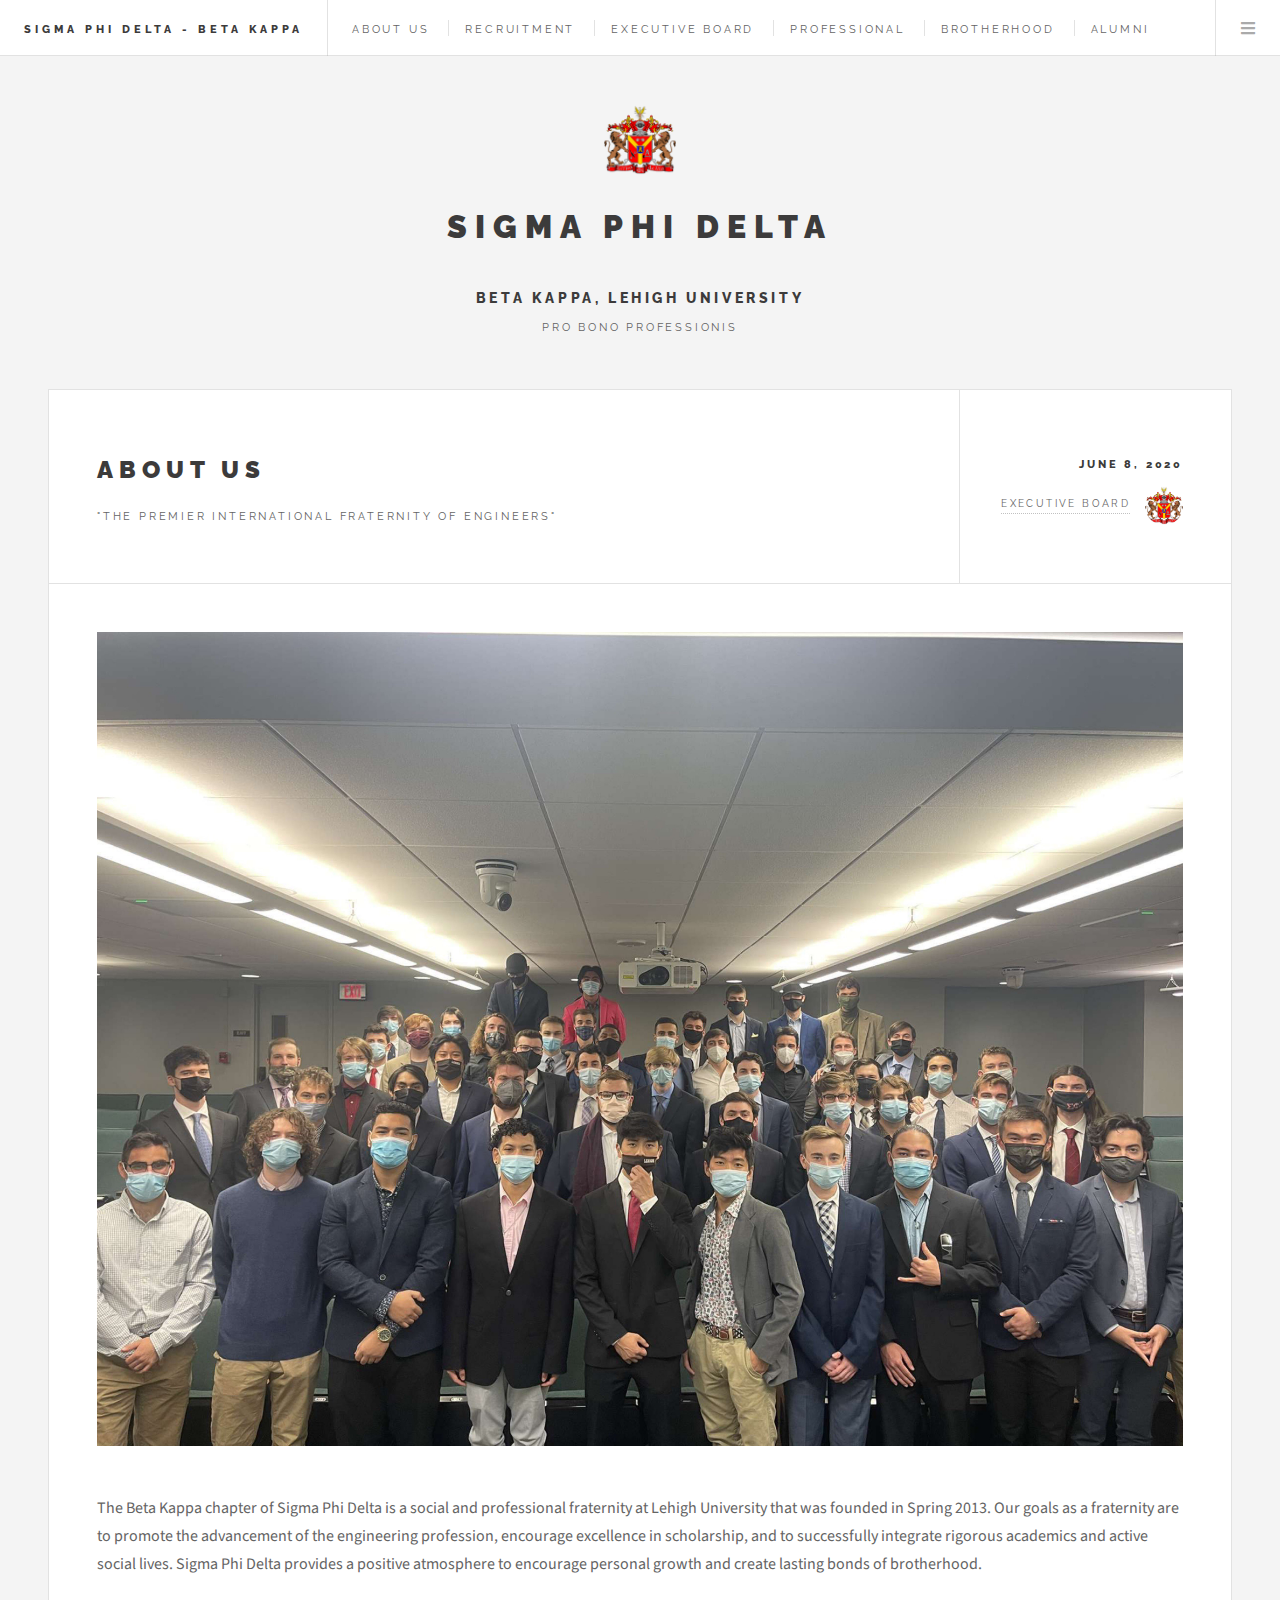
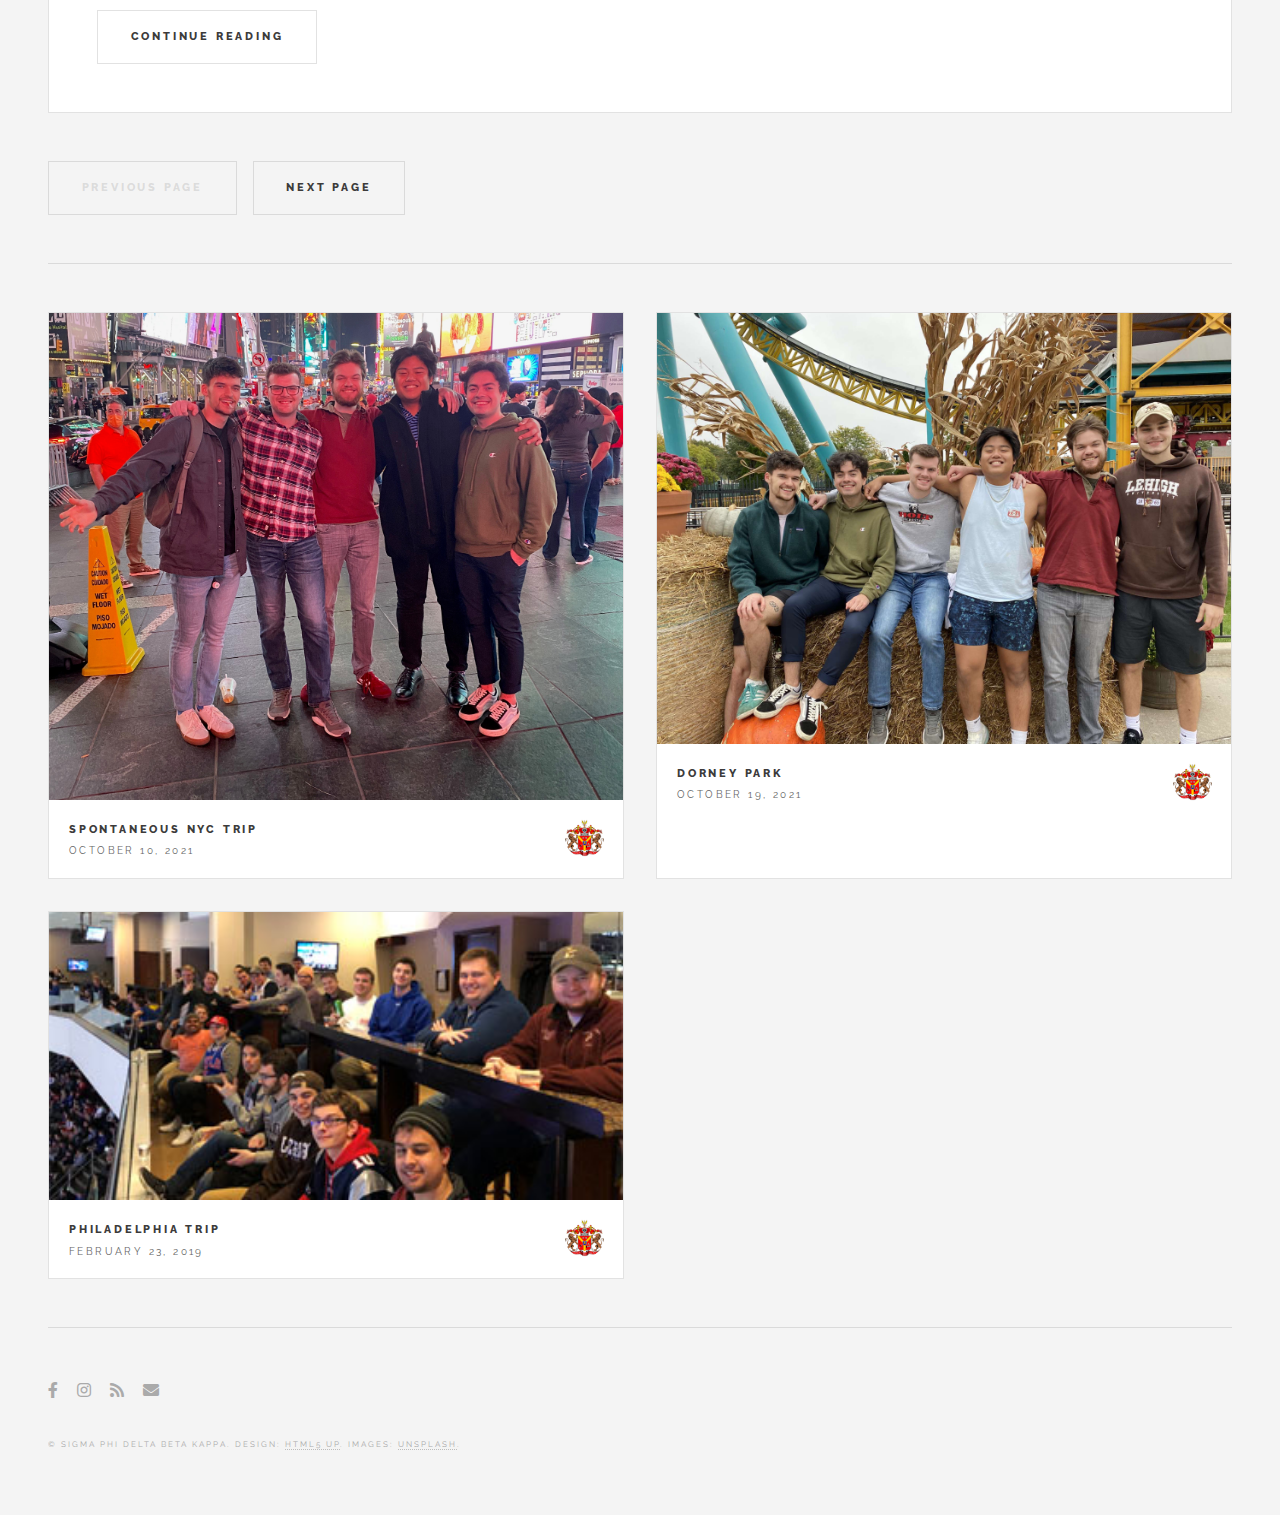
<file: index.html>
<!DOCTYPE html>
<!--
	Future Imperfect by HTML5 UP
	html5up.net | @ajlkn
	Free for personal and commercial use under the CCA 3.0 license (html5up.net/license)
-->
<html>
  <head>
    <title>Sigma Phi Delta Beta Kappa</title>
    <meta charset="utf-8" />
    <meta
      name="viewport"
      content="width=device-width, initial-scale=1, user-scalable=no"
    />
    <link rel="stylesheet" href="assets/css/main.css" />
  </head>
  <body class="is-preload">
    <!-- Wrapper -->
    <div id="wrapper">
      <!-- Header -->
      <header id="header">
        <h1><a href="index.html">Sigma Phi Delta - Beta Kappa</a></h1>
        <nav class="links">
          <ul>
            <li><a href="about-us.html">About Us</a></li>
            <li><a href="recruitment.html">Recruitment</a></li>
            <li><a href="executiveboard.html">Executive Board</a></li>
            <li><a href="professional.html">Professional</a></li>
            <li><a href="brotherhood.html">Brotherhood</a></li>
            <li><a href="alumni.html">Alumni</a></li>
            <li><a href="donate.html">Donate</a></li>
          </ul>
        </nav>
        <nav class="main">
          <ul>
            <!--Search Integration
								<li class="search">
									<a class="fa-search" href="#search">Search</a>
									<form id="search" method="get" action="#">
										<input type="text" name="query" placeholder="Search" />
									</form>
								</li>
							-->

            <li class="menu">
              <a class="fa-bars" href="#menu">Menu</a>
            </li>
          </ul>
        </nav>
      </header>

      <!-- Menu -->
      <section id="menu">
        <!-- Search 
							<section>
								<form class="search" method="get" action="#">
									<input type="text" name="query" placeholder="Search" />
								</form>
							</section>
						-->

        <!-- Links -->
        <section>
          <ul class="links">
            <li>
              <a href="about-us.html">
                <h3>About Us</h3>
              </a>
            </li>
            <li>
              <a href="recruitment.html">
                <h3>Recruitment</h3>
              </a>
            </li>
            <li>
              <a href="executiveboard.html">
                <h3>Executive Board</h3>
              </a>
            </li>
            <li>
              <a href="professional.html">
                <h3>Professional</h3>
              </a>
            </li>
            <li>
              <a href="brotherhood.html">
                <h3>Brotherhood</h3>
              </a>
            </li>
            <li>
              <a href="alumni.html">
                <h3>Alumni</h3>
              </a>
            </li>
            <li>
              <a href ="donate.html">
                <h3>Donate</h3>
              </a>
            </li>
          </ul>
        </section>

        <!-- Actions
							<section>
								<ul class="actions stacked">
									<li><a href="#" class="button large fit">Log In</a></li>
								</ul>
							</section>
						--></section>

      <!-- Main -->
      <div id="main">
        <!-- Post -->
        <article class="post">
          <header>
            <div class="title">
              <h2><a href="about-us.html">About Us</a></h2>
              <p>"The Premier International Fraternity of Engineers"</p>
            </div>
            <div class="meta">
              <time class="published" datetime="2015-11-01">June 8, 2020</time>
              <a href="#" class="author"
                ><span class="name">Executive Board</span
                ><img src="images/avatar.jpg" alt=""
              /></a>
            </div>
          </header>
          <a href="about us.html" class="image featured"
            ><img src="images/groupPic.jpg" alt=""
          /></a>
          <p>
            The Beta Kappa chapter of Sigma Phi Delta is a social and
            professional fraternity at Lehigh University that was founded in
            Spring 2013. Our goals as a fraternity are to promote the
            advancement of the engineering profession, encourage excellence in
            scholarship, and to successfully integrate rigorous academics and
            active social lives. Sigma Phi Delta provides a positive atmosphere
            to encourage personal growth and create lasting bonds of
            brotherhood.
          </p>
          <footer>
            <ul class="actions">
              <li>
                <a href="about-us.html" class="button large"
                  >Continue Reading</a
                >
              </li>
            </ul>
            <!--<ul class="stats">
										<li><a href="#">General</a></li>
										<li><a href="#" class="icon solid fa-heart">28</a></li>
										<li><a href="#" class="icon solid fa-comment">128</a></li>
									</ul>-->
          </footer>
        </article>

        <!-- Pagination -->
        <ul class="actions pagination">
          <li>
            <a href="" class="disabled button large previous">Previous Page</a>
          </li>
          <li><a href="#" class="button large next">Next Page</a></li>
        </ul>
      </div>

      <!-- Sidebar -->
      <section id="sidebar">
        <!-- Intro -->
        <section id="intro">
          <a href="#" class="logo"><img src="images/SPDlogo.png" alt="" /></a>
          <header>
            <h2>Sigma Phi Delta</h2>
            <h3>Beta Kappa, Lehigh University</h3>
            <p>Pro Bono Professionis</p>
          </header>
        </section>

        <!-- Mini Posts -->
        <section>
          <div class="mini-posts">
            <!-- Mini Post -->
            <article class="mini-post">
              <header>
                <h3><a href="#">Spontaneous NYC Trip</a></h3>
                <time class="published" datetime="2015-10-18"
                  >October 10, 2021</time
                >
                <a href="#" class="author"
                  ><img src="images/avatar.jpg" alt=""
                /></a>
              </header>
              <a href="#" class="image"
                ><img src="images/NYCTrip.jpg" alt=""
              /></a>
            </article>

            <!-- Mini Post -->
            <article class="mini-post">
              <header>
                <h3><a href="#">Dorney Park</a></h3>
                <time class="published" datetime="2015-10-20"
                  >October 19, 2021</time
                >
                <a href="#" class="author"
                  ><img src="images/avatar.jpg" alt=""
                /></a>
              </header>
              <a href="#" class="image"><img src="images/DorneyPark.jpg" alt="" /></a>
            </article>

            <!-- Mini Post -->
            <article class="mini-post">
              <header>
                <h3><a href="#">Philadelphia Trip</a></h3>
                <time class="published" datetime="2015-10-19"
                  >February 23, 2019</time
                >
                <a href="#" class="author"
                  ><img src="images/avatar.jpg" alt=""
                /></a>
              </header>
              <a href="#" class="image"><img src="images/1.jpg" alt="" /></a>
            </article>
          </div>
        </section>

        <!-- Footer -->
        <section id="footer">
          <ul class="icons">
            <!--Twitter
									<li><a href="#" class="icon brands fa-twitter"><span class="label">Twitter</span></a></li>
									-->
            <li>
              <a
                href="https://www.facebook.com/SigmaPhiDeltaLehigh/"
                class="icon brands fa-facebook-f"
                ><span class="label">Facebook</span></a
              >
            </li>
            <li>
              <a
                href="https://www.instagram.com/lehighspd/?hl=en"
                class="icon brands fa-instagram"
                ><span class="label">Instagram</span></a
              >
            </li>
            <li>
              <a href="#" class="icon solid fa-rss"
                ><span class="label">RSS</span></a
              >
            </li>
            <li>
              <a href="#" class="icon solid fa-envelope"
                ><span class="label">Email</span></a
              >
            </li>
          </ul>
          <p class="copyright">
            &copy; Sigma Phi Delta Beta Kappa. Design: <a href="http://html5up.net">HTML5 UP</a>.
            Images: <a href="http://unsplash.com">Unsplash</a>.
          </p>
        </section>
      </section>
    </div>

    <!-- Scripts -->
    <script src="assets/js/jquery.min.js"></script>
    <script src="assets/js/browser.min.js"></script>
    <script src="assets/js/breakpoints.min.js"></script>
    <script src="assets/js/util.js"></script>
    <script src="assets/js/main.js"></script>
  </body>
</html>
</file>
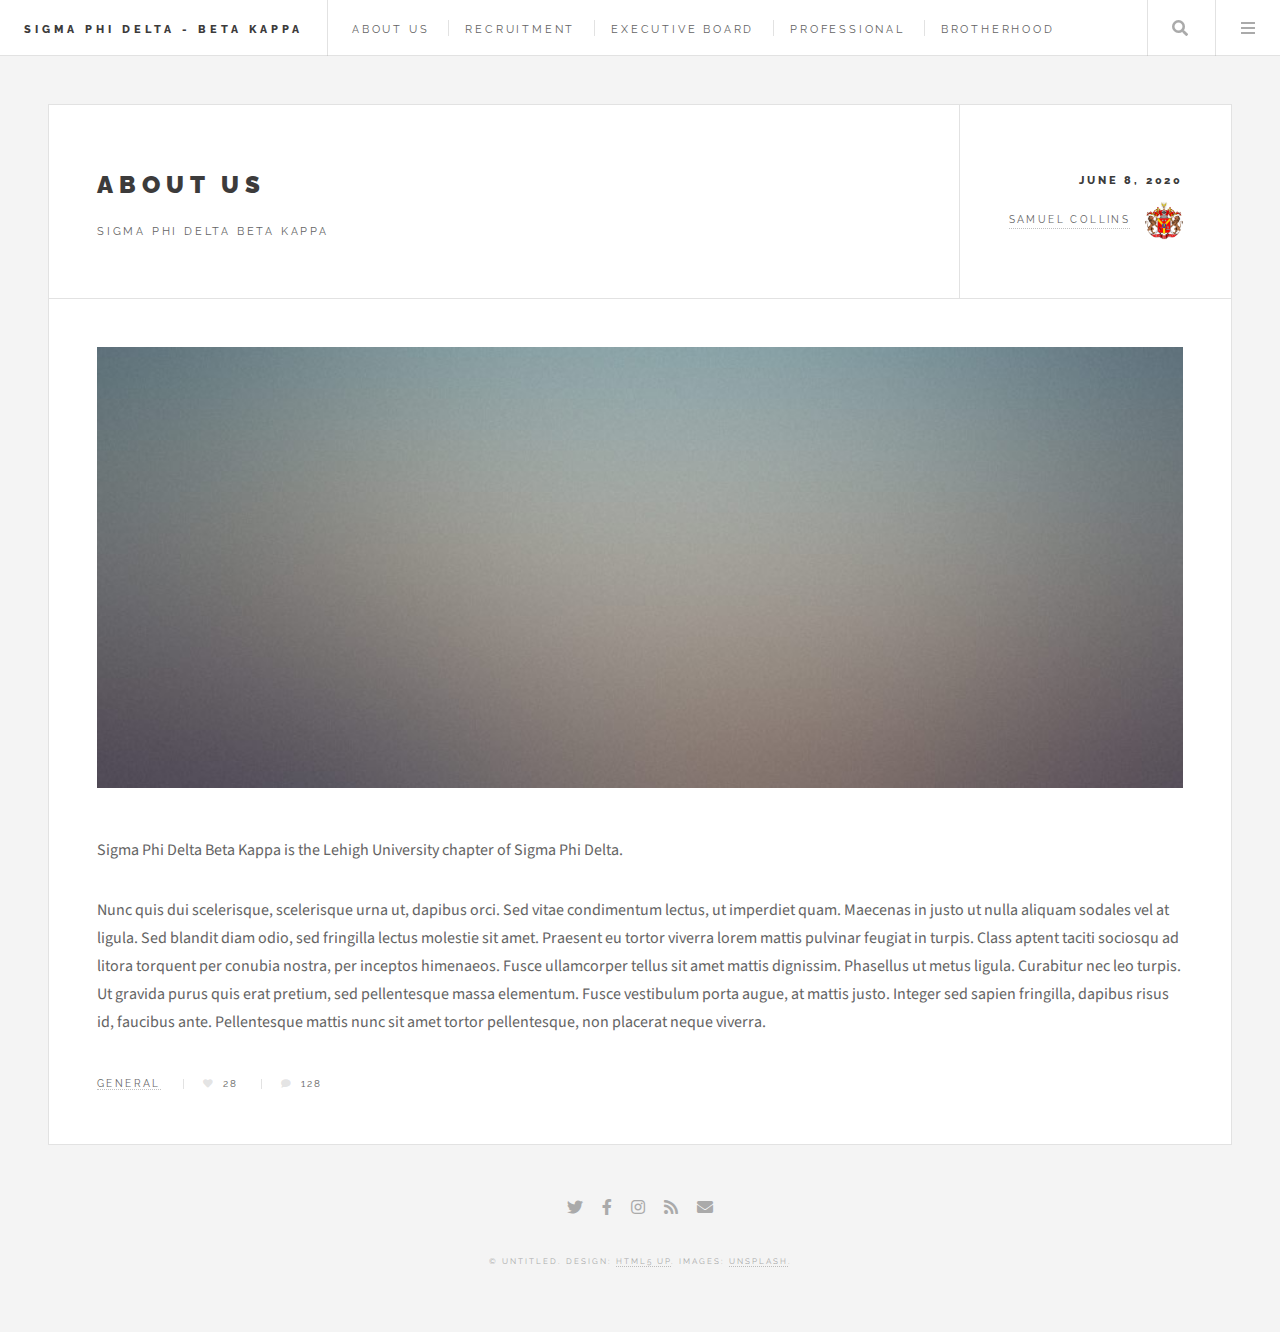
<file: about us.html>
<!DOCTYPE HTML>
<!--
	Future Imperfect by HTML5 UP
	html5up.net | @ajlkn
	Free for personal and commercial use under the CCA 3.0 license (html5up.net/license)
-->
<html>
	<head>
		<title>Sigma Phi Delta Beta Kappa</title>
		<meta charset="utf-8" />
		<meta name="viewport" content="width=device-width, initial-scale=1, user-scalable=no" />
		<link rel="stylesheet" href="assets/css/main.css" />
	</head>
	<body class="single is-preload">

		<!-- Wrapper -->
			<div id="wrapper">

				<!-- Header -->
					<header id="header">
						<h1><a href="index.html">Sigma Phi Delta - Beta Kappa</a></h1>
						<nav class="links">
							<ul>
								<li><a href="about us.html">About Us</a></li>
								<li><a href="#">Recruitment</a></li>
								<li><a href="#">Executive Board</a></li>
								<li><a href="#">Professional</a></li>
								<li><a href="#">Brotherhood</a></li>
								<li><a href="#">Alumni</a></li>
							</ul>
						</nav>
						<nav class="main">
							<ul>
								<li class="search">
									<a class="fa-search" href="#search">Search</a>
									<form id="search" method="get" action="#">
										<input type="text" name="query" placeholder="Search" />
									</form>
								</li>
								<li class="menu">
									<a class="fa-bars" href="#menu">Menu</a>
								</li>
							</ul>
						</nav>
					</header>

				<!-- Menu -->
					<section id="menu">

						<!-- Search -->
							<section>
								<form class="search" method="get" action="#">
									<input type="text" name="query" placeholder="Search" />
								</form>
							</section>

						<!-- Links -->
							<section>
								<ul class="links">
									<li>
										<a href="#">
											<h3>Lorem ipsum</h3>
											<p>Feugiat tempus veroeros dolor</p>
										</a>
									</li>
									<li>
										<a href="#">
											<h3>Dolor sit amet</h3>
											<p>Sed vitae justo condimentum</p>
										</a>
									</li>
									<li>
										<a href="#">
											<h3>Feugiat veroeros</h3>
											<p>Phasellus sed ultricies mi congue</p>
										</a>
									</li>
									<li>
										<a href="#">
											<h3>Etiam sed consequat</h3>
											<p>Porta lectus amet ultricies</p>
										</a>
									</li>
								</ul>
							</section>

						<!-- Actions -->
							<section>
								<ul class="actions stacked">
									<li><a href="#" class="button large fit">Log In</a></li>
								</ul>
							</section>

					</section>

				<!-- Main -->
					<div id="main">

						<!-- Post -->
							<!-- Post -->
							<article class="post">
								<header>
									<div class="title">
										<h2><a href="#">About Us</a></h2>
										<p>Sigma Phi Delta Beta Kappa</p>
									</div>
									<div class="meta">
										<time class="published" datetime="2015-11-01">June 8, 2020</time>
										<a href="#" class="author"><span class="name">Samuel Collins</span><img src="images/avatar.jpg" alt="" /></a>
									</div>
								</header>
								<span class="image featured"><img src="images/pic01.jpg" alt="" /></span>
								<p>Sigma Phi Delta Beta Kappa is the Lehigh University chapter of Sigma Phi Delta.</p>
								<p>Nunc quis dui scelerisque, scelerisque urna ut, dapibus orci. Sed vitae condimentum lectus, ut imperdiet quam. Maecenas in justo ut nulla aliquam sodales vel at ligula. Sed blandit diam odio, sed fringilla lectus molestie sit amet. Praesent eu tortor viverra lorem mattis pulvinar feugiat in turpis. Class aptent taciti sociosqu ad litora torquent per conubia nostra, per inceptos himenaeos. Fusce ullamcorper tellus sit amet mattis dignissim. Phasellus ut metus ligula. Curabitur nec leo turpis. Ut gravida purus quis erat pretium, sed pellentesque massa elementum. Fusce vestibulum porta augue, at mattis justo. Integer sed sapien fringilla, dapibus risus id, faucibus ante. Pellentesque mattis nunc sit amet tortor pellentesque, non placerat neque viverra. </p>
								<footer>
									<ul class="stats">
										<li><a href="#">General</a></li>
										<li><a href="#" class="icon solid fa-heart">28</a></li>
										<li><a href="#" class="icon solid fa-comment">128</a></li>
									</ul>
								</footer>
							</article>
					</div>

				<!-- Footer -->
					<section id="footer">
						<ul class="icons">
							<li><a href="#" class="icon brands fa-twitter"><span class="label">Twitter</span></a></li>
							<li><a href="#" class="icon brands fa-facebook-f"><span class="label">Facebook</span></a></li>
							<li><a href="#" class="icon brands fa-instagram"><span class="label">Instagram</span></a></li>
							<li><a href="#" class="icon solid fa-rss"><span class="label">RSS</span></a></li>
							<li><a href="#" class="icon solid fa-envelope"><span class="label">Email</span></a></li>
						</ul>
						<p class="copyright">&copy; Untitled. Design: <a href="http://html5up.net">HTML5 UP</a>. Images: <a href="http://unsplash.com">Unsplash</a>.</p>
					</section>

			</div>

		<!-- Scripts -->
			<script src="assets/js/jquery.min.js"></script>
			<script src="assets/js/browser.min.js"></script>
			<script src="assets/js/breakpoints.min.js"></script>
			<script src="assets/js/util.js"></script>
			<script src="assets/js/main.js"></script>

	</body>
</html>
</file>
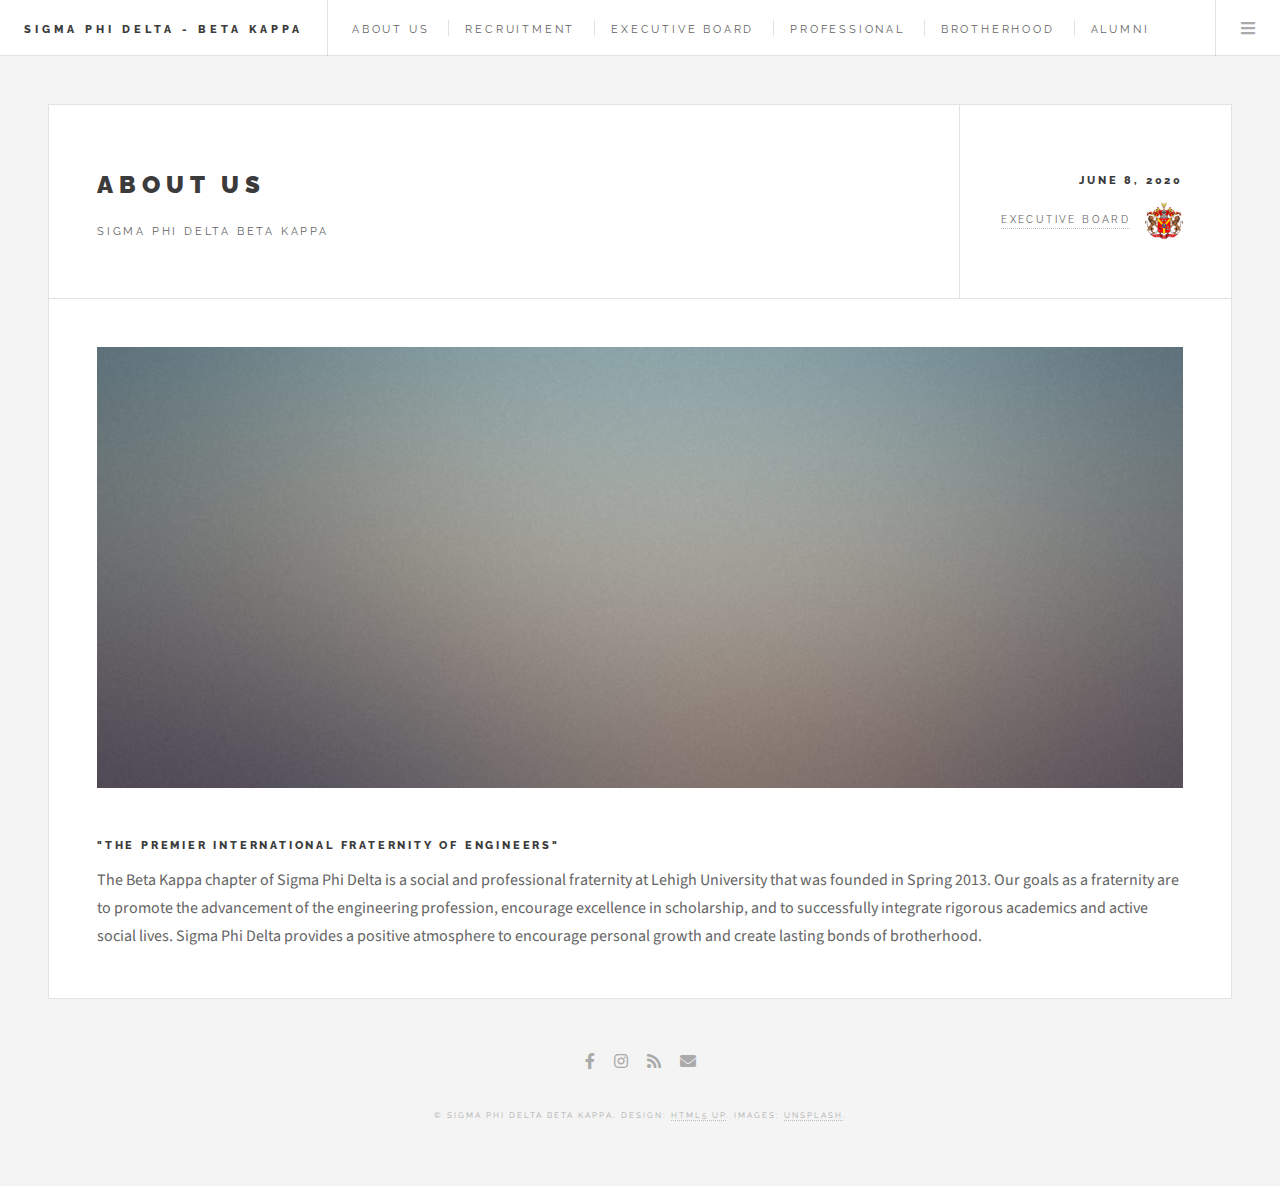
<file: about-us.html>
<!DOCTYPE html>
<!--
	Future Imperfect by HTML5 UP
	html5up.net | @ajlkn
	Free for personal and commercial use under the CCA 3.0 license (html5up.net/license)
-->
<html>
  <head>
    <title>Sigma Phi Delta Beta Kappa</title>
    <meta charset="utf-8" />
    <meta
      name="viewport"
      content="width=device-width, initial-scale=1, user-scalable=no"
    />
    <link rel="stylesheet" href="assets/css/main.css" />
  </head>
  <body class="single is-preload">
    <!-- Wrapper -->
    <div id="wrapper">
      <!-- Header -->
      <header id="header">
        <h1><a href="index.html">Sigma Phi Delta - Beta Kappa</a></h1>
        <nav class="links">
          <ul>
            <li><a href="about-us.html">About Us</a></li>
            <li><a href="recruitment.html">Recruitment</a></li>
            <li><a href="executiveboard.html">Executive Board</a></li>
            <li><a href="professional.html">Professional</a></li>
            <li><a href="brotherhood.html">Brotherhood</a></li>
            <li><a href="alumni.html">Alumni</a></li>
            <li><a hred="donate.html">Donate</a></li>
          </ul>
        </nav>
        <nav class="main">
          <ul>
            <!--Search Integration
							<li class="search">
								<a class="fa-search" href="#search">Search</a>
								<form id="search" method="get" action="#">
									<input type="text" name="query" placeholder="Search" />
								</form>
							</li>
						-->

            <li class="menu">
              <a class="fa-bars" href="#menu">Menu</a>
            </li>
          </ul>
        </nav>
      </header>

      <!-- Menu -->
      <section id="menu">
        <!-- Search 
						<section>
							<form class="search" method="get" action="#">
								<input type="text" name="query" placeholder="Search" />
							</form>
						</section>
					-->

        <!-- Links -->
        <section>
          <ul class="links">
            <li>
              <a href="about-us.html">
                <h3>About Us</h3>
              </a>
            </li>
            <li>
              <a href="recruitment.html">
                <h3>Recruitment</h3>
              </a>
            </li>
            <li>
              <a href="executiveboard.html">
                <h3>Executive Board</h3>
              </a>
            </li>
            <li>
              <a href="professional.html">
                <h3>Professional</h3>
              </a>
            </li>
            <li>
              <a href="brotherhood.html">
                <h3>Brotherhood</h3>
              </a>
            </li>
            <li>
              <a href="alumni.html">
                <h3>Alumni</h3>
              </a>
            </li>
            <li>
              <a href ="donate.html">
                <h3>Donate</h3>
              </a>
            </li>
          </ul>
        </section>

        <!-- Actions
						<section>
							<ul class="actions stacked">
								<li><a href="#" class="button large fit">Log In</a></li>
							</ul>
						</section>
					-->
      </section>
      <!-- Main -->
      <div id="main">
        <!-- Post -->
        <!-- Post -->
        <article class="post">
          <header>
            <div class="title">
              <h2><a href="#">About Us</a></h2>
              <p>Sigma Phi Delta Beta Kappa</p>
            </div>
            <div class="meta">
              <time class="published" datetime="2015-11-01">June 8, 2020</time>
              <a href="#" class="author"
                ><span class="name">Executive Board</span
                ><img src="images/avatar.jpg" alt=""
              /></a>
            </div>
          </header>
          <span class="image featured"
            ><img src="images/pic01.jpg" alt=""
          /></span>
          <h4>"The Premier International Fraternity of Engineers"</h4>
          <p>
            The Beta Kappa chapter of Sigma Phi Delta is a social and
            professional fraternity at Lehigh University that was founded in
            Spring 2013. Our goals as a fraternity are to promote the
            advancement of the engineering profession, encourage excellence in
            scholarship, and to successfully integrate rigorous academics and
            active social lives. Sigma Phi Delta provides a positive atmosphere
            to encourage personal growth and create lasting bonds of
            brotherhood.
          </p>
          <footer>
            <!--
									ul class="stats">
										<li><a href="#">General</a></li>
										<li><a href="#" class="icon solid fa-heart">28</a></li>
										<li><a href="#" class="icon solid fa-comment">128</a></li>
									</ul>
								-->
          </footer>
        </article>
      </div>

      <!-- Footer -->
      <section id="footer">
        <ul class="icons">
          <!--Twitter
						<li><a href="#" class="icon brands fa-twitter"><span class="label">Twitter</span></a></li>
						-->
          <li>
            <a
              href="https://www.facebook.com/SigmaPhiDeltaLehigh/"
              class="icon brands fa-facebook-f"
              ><span class="label">Facebook</span></a
            >
          </li>
          <li>
            <a
              href="https://www.instagram.com/lehighspd/?hl=en"
              class="icon brands fa-instagram"
              ><span class="label">Instagram</span></a
            >
          </li>
          <li>
            <a href="#" class="icon solid fa-rss"
              ><span class="label">RSS</span></a
            >
          </li>
          <li>
            <a href="#" class="icon solid fa-envelope"
              ><span class="label">Email</span></a
            >
          </li>
        </ul>
        <p class="copyright">
          &copy; Sigma Phi Delta Beta Kappa. Design: <a href="http://html5up.net">HTML5 UP</a>.
          Images: <a href="http://unsplash.com">Unsplash</a>.
        </p>
      </section>
    </div>

    <!-- Scripts -->
    <script src="assets/js/jquery.min.js"></script>
    <script src="assets/js/browser.min.js"></script>
    <script src="assets/js/breakpoints.min.js"></script>
    <script src="assets/js/util.js"></script>
    <script src="assets/js/main.js"></script>
  </body>
</html>
</file>
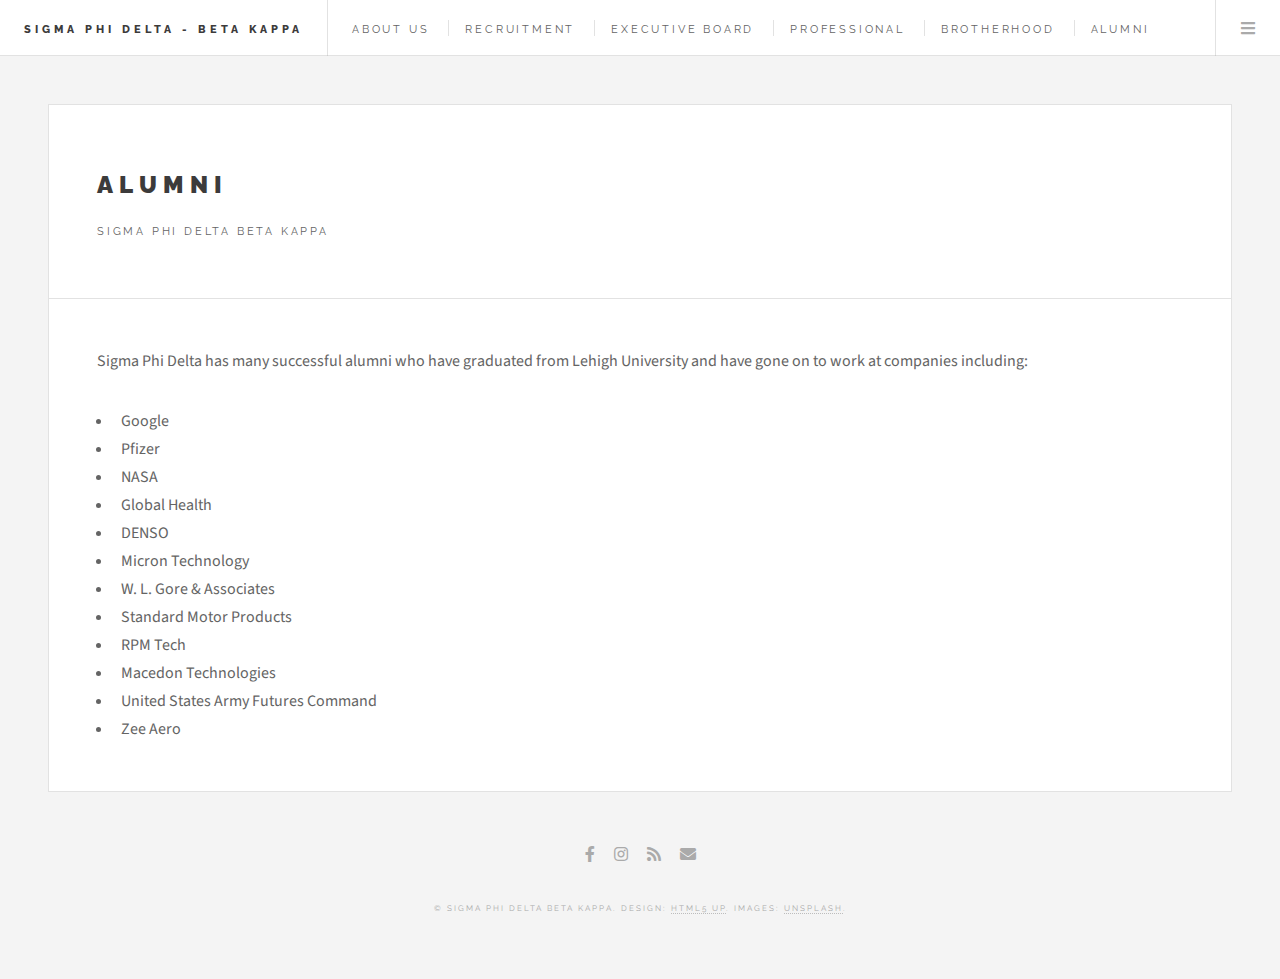
<file: alumni.html>
<!DOCTYPE HTML>
<!--
	Future Imperfect by HTML5 UP
	html5up.net | @ajlkn
	Free for personal and commercial use under the CCA 3.0 license (html5up.net/license)
-->
<html>
	<head>
		<title>Sigma Phi Delta Beta Kappa</title>
		<meta charset="utf-8" />
		<meta name="viewport" content="width=device-width, initial-scale=1, user-scalable=no" />
		<link rel="stylesheet" href="assets/css/main.css" />
	</head>
	<body class="single is-preload">

		<!-- Wrapper -->
			<div id="wrapper">
				<!-- Header -->
				<header id="header">
					<h1><a href="index.html">Sigma Phi Delta - Beta Kappa</a></h1>
					<nav class="links">
						<ul>
							<li><a href="about-us.html">About Us</a></li>
							<li><a href="recruitment.html">Recruitment</a></li>
							<li><a href="executiveboard.html">Executive Board</a></li>
							<li><a href="professional.html">Professional</a></li>
							<li><a href="brotherhood.html">Brotherhood</a></li>
							<li><a href="alumni.html">Alumni</a></li>
							<li><a hred="donate.html">Donate</a></li>
						</ul>
					</nav>
					<nav class="main">
						<ul>
							<li class="menu">
								<a class="fa-bars" href="#menu">Menu</a>
							</li>
						</ul>
					</nav>
				</header>

				<!-- Menu -->
				<section id="menu">
					<!-- Links -->
						<section>
							<ul class="links">
								<li>
									<a href="about-us.html">
										<h3>About Us</h3>
										
									</a>
								</li>
								<li>
									<a href="recruitment.html">
										<h3>Recruitment</h3>
										
									</a>
								</li>
								<li>
									<a href="executiveboard.html">
										<h3>Executive Board</h3>
										
									</a>
								</li>
								<li>
									<a href="professional.html">
										<h3>Professional</h3>
										
									</a>
								</li>
								<li>
									<a href="brotherhood.html">
										<h3>Brotherhood</h3>
										
									</a>
								</li>
								<li>
									<a href="alumni.html">
										<h3>Alumni</h3>
										
									</a>
								</li>
								<li>
									<a href ="donate.html">
									  <h3>Donate</h3>
									</a>
								  </li>
							</ul>
						</section>
				</section>
				<!-- Main -->
					<div id="main">

						<!-- Template for when things actually work out
							<article class="post">
								<header>
									<div class="title">
										<h2><a href="linkedin">Name 'Graduation Year</a></h2>
										<p>Major</p>
									</div>
									<div class="meta">
										<span class="image fit"><img src="images/pic01.jpg" alt="" /></span>
									</div>
								</header>
								<p>Short description of what you are doing now</p>
								<p>Short blurb about SPD</p>
							</article>
						-->
						<!-- Post (rip off slide show thing about employment)-->
						<article class="post">
							<header>
							  <div class="title">
								<h2><a href="#">Alumni</a></h2>
								<p>Sigma Phi Delta Beta Kappa</p>
							  </div>
							</header>
							<p>Sigma Phi Delta has many successful alumni who have graduated from Lehigh University and have gone on to work at companies including:</p>
										<ul>
										  <li>Google</li>
										  <li>Pfizer</li>
										  <li>NASA</li>
										  <li>Global Health</li>
										  <li>DENSO</li>
										  <li>Micron Technology</li>
										  <li>W. L. Gore & Associates</li>
										  <li>Standard Motor Products</li>
										  <li>RPM Tech</li>
										  <li>Macedon Technologies</li>
										  <li>United States Army Futures Command</li>
										  <li>Zee Aero</li>
										  
										</ul>
									  </footer>
									</article>
								  </div>
				<!-- Footer -->
				<section id="footer">
					<ul class="icons">
						<li><a href="https://www.facebook.com/SigmaPhiDeltaLehigh/" class="icon brands fa-facebook-f"><span class="label">Facebook</span></a></li>
						<li><a href="https://www.instagram.com/lehighspd/?hl=en" class="icon brands fa-instagram"><span class="label">Instagram</span></a></li>
						<li><a href="#" class="icon solid fa-rss"><span class="label">RSS</span></a></li>
						<li><a href="#" class="icon solid fa-envelope"><span class="label">Email</span></a></li>
					</ul>
					<p class="copyright">&copy; Sigma Phi Delta Beta Kappa. Design: <a href="http://html5up.net">HTML5 UP</a>. Images: <a href="http://unsplash.com">Unsplash</a>.</p>
				</section>

			</div>

		<!-- Scripts -->
			<script src="assets/js/jquery.min.js"></script>
			<script src="assets/js/browser.min.js"></script>
			<script src="assets/js/breakpoints.min.js"></script>
			<script src="assets/js/util.js"></script>
			<script src="assets/js/main.js"></script>

	</body>
</html>
</file>
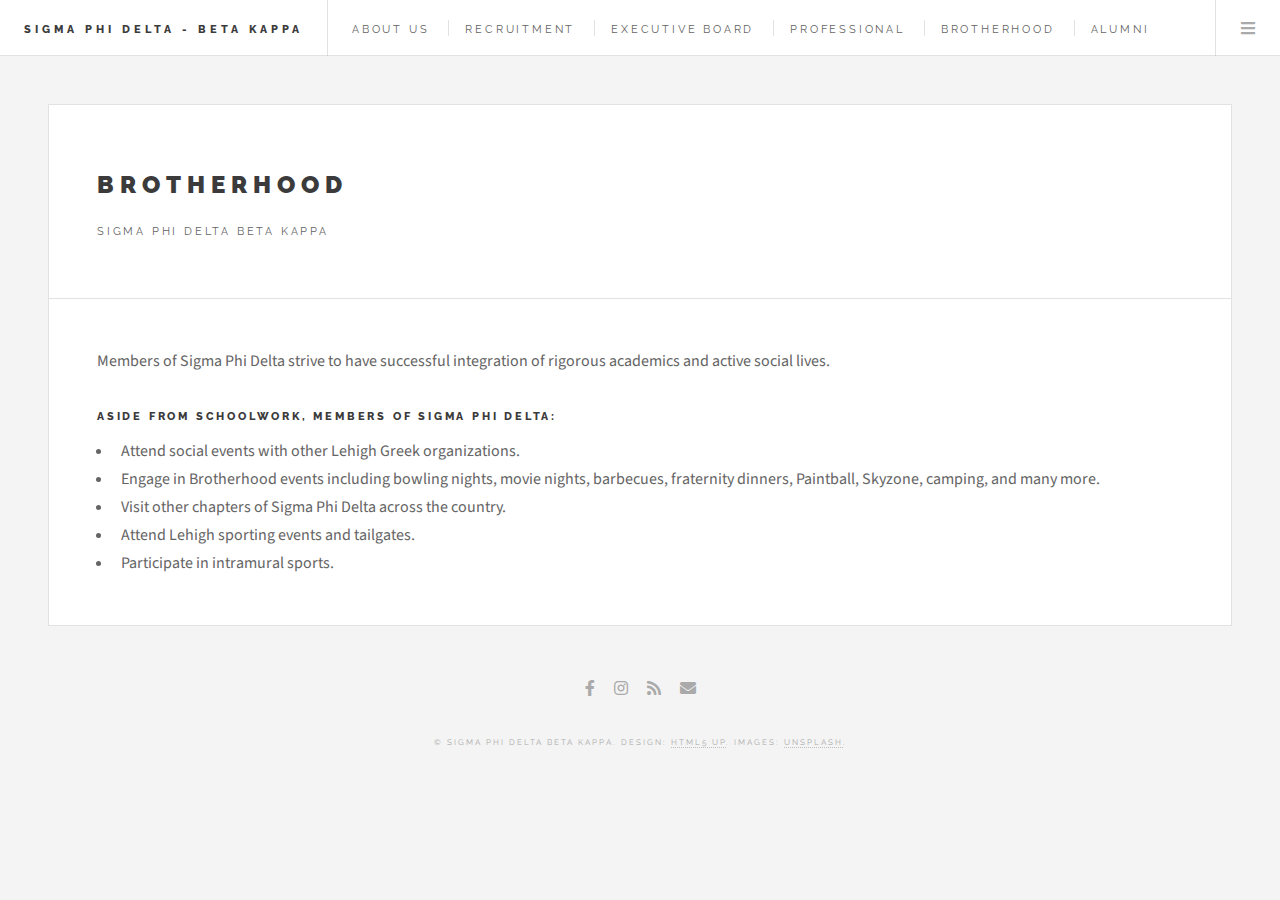
<file: brotherhood.html>
<!DOCTYPE html>
<!--
	Future Imperfect by HTML5 UP
	html5up.net | @ajlkn
	Free for personal and commercial use under the CCA 3.0 license (html5up.net/license)
-->
<html>
  <head>
    <title>Sigma Phi Delta Beta Kappa</title>
    <meta charset="utf-8" />
    <meta
      name="viewport"
      content="width=device-width, initial-scale=1, user-scalable=no"
    />
    <link rel="stylesheet" href="assets/css/main.css" />
  </head>
  <body class="single is-preload">
    <!-- Wrapper -->
    <div id="wrapper">
      <!-- Header -->
      <header id="header">
        <h1><a href="index.html">Sigma Phi Delta - Beta Kappa</a></h1>
        <nav class="links">
          <ul>
            <li><a href="about-us.html">About Us</a></li>
            <li><a href="recruitment.html">Recruitment</a></li>
            <li><a href="executiveboard.html">Executive Board</a></li>
            <li><a href="professional.html">Professional</a></li>
            <li><a href="brotherhood.html">Brotherhood</a></li>
            <li><a href="alumni.html">Alumni</a></li>
            <li><a href="donate.html">Donate</a></li>
          </ul>
        </nav>
        <nav class="main">
          <ul>

            <li class="menu">
              <a class="fa-bars" href="#menu">Menu</a>
            </li>
          </ul>
        </nav>
      </header>

      <!-- Menu -->
      <section id="menu">
        <!-- Search 
						<section>
							<form class="search" method="get" action="#">
								<input type="text" name="query" placeholder="Search" />
							</form>
						</section>
					-->

        <!-- Links -->
        <section>
          <ul class="links">
            <li>
              <a href="about-us.html">
                <h3>About Us</h3>
              </a>
            </li>
            <li>
              <a href="recruitment.html">
                <h3>Recruitment</h3>
              </a>
            </li>
            <li>
              <a href="executiveboard.html">
                <h3>Executive Board</h3>
              </a>
            </li>
            <li>
              <a href="professional.html">
                <h3>Professional</h3>
              </a>
            </li>
            <li>
              <a href="brotherhood.html">
                <h3>Brotherhood</h3>
              </a>
            </li>
            <li>
              <a href="alumni.html">
                <h3>Alumni</h3>
              </a>
            </li>
            <li>
              <a href ="donate.html">
                <h3>Donate</h3>
              </a>
            </li>
          </ul>
        </section>

        <!-- Actions
						<section>
							<ul class="actions stacked">
								<li><a href="#" class="button large fit">Log In</a></li>
							</ul>
						</section>
					-->
      </section>
      <!-- Main -->
      <div id="main">
        <!-- Post -->
      <!-- Post -->
      <article class="post">
        <header>
          <div class="title">
            <h2><a href="#">Brotherhood</a></h2>
            <p>Sigma Phi Delta Beta Kappa</p>
          </div>
        </header>
        <p>Members of Sigma Phi Delta strive to have successful integration of rigorous academics and active social lives.</p>
        <h4>Aside from schoolwork, members of Sigma Phi Delta:</h4>
                    <ul>
                      <li>Attend social events with other Lehigh Greek organizations.</li>
                      <li>Engage in Brotherhood events including bowling nights, movie nights, barbecues, fraternity dinners, Paintball, Skyzone, camping, and many more.</li>
                      <li>Visit other chapters of Sigma Phi Delta across the country.</li>
                      <li>Attend Lehigh sporting events and tailgates.</li>
                      <li>Participate in intramural sports.</li>
                    </ul>
                  </footer>
                </article>
              </div>

      
      <!-- Footer -->
      <section id="footer">
        <ul class="icons">
          <!--Twitter
						<li><a href="#" class="icon brands fa-twitter"><span class="label">Twitter</span></a></li>
						-->
          <li>
            <a
              href="https://www.facebook.com/SigmaPhiDeltaLehigh/"
              class="icon brands fa-facebook-f"
              ><span class="label">Facebook</span></a
            >
          </li>
          <li>
            <a
              href="https://www.instagram.com/lehighspd/?hl=en"
              class="icon brands fa-instagram"
              ><span class="label">Instagram</span></a
            >
          </li>
          <li>
            <a href="#" class="icon solid fa-rss"
              ><span class="label">RSS</span></a
            >
          </li>
          <li>
            <a href="#" class="icon solid fa-envelope"
              ><span class="label">Email</span></a
            >
          </li>
        </ul>
        <p class="copyright">
          &copy; Sigma Phi Delta Beta Kappa. Design: <a href="http://html5up.net">HTML5 UP</a>.
          Images: <a href="http://unsplash.com">Unsplash</a>.
        </p>
      </section>
    </div>

    <!-- Scripts -->
    <script src="assets/js/jquery.min.js"></script>
    <script src="assets/js/browser.min.js"></script>
    <script src="assets/js/breakpoints.min.js"></script>
    <script src="assets/js/util.js"></script>
    <script src="assets/js/main.js"></script>
  </body>
</html>
</file>
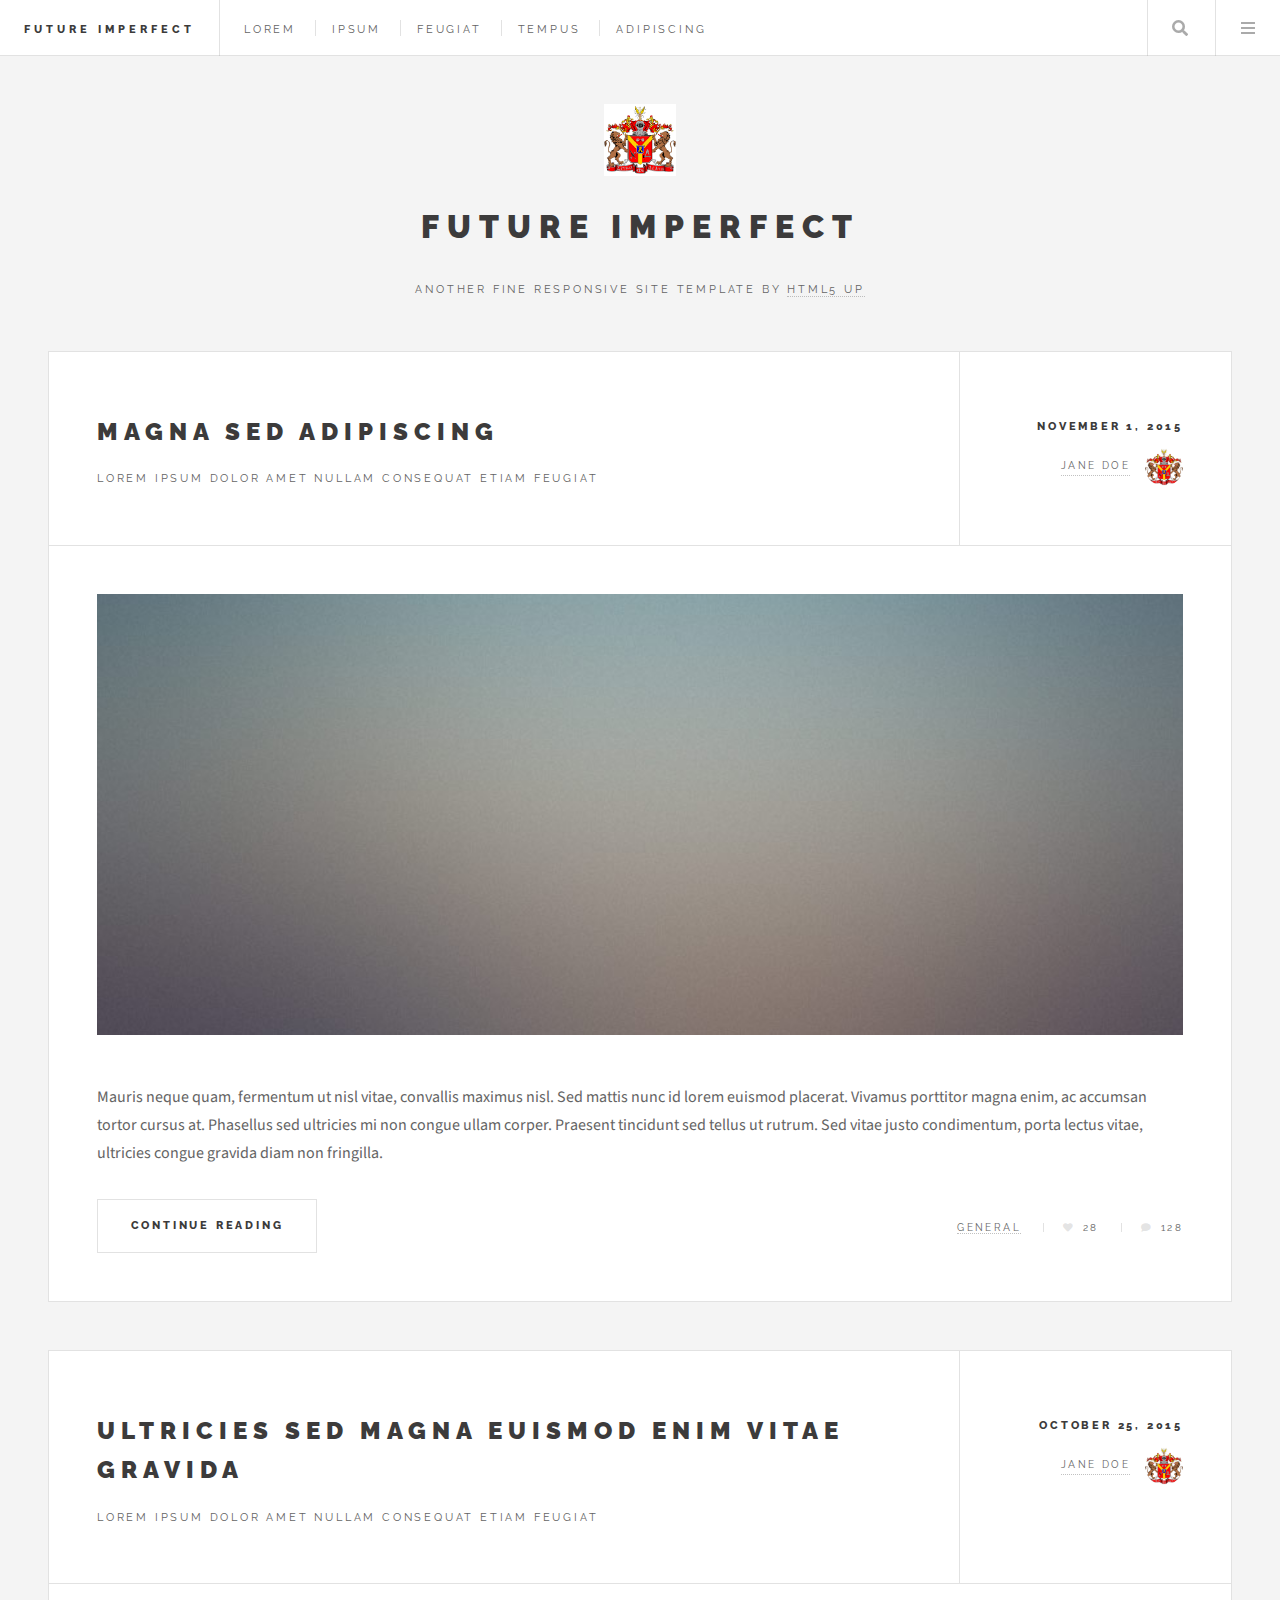
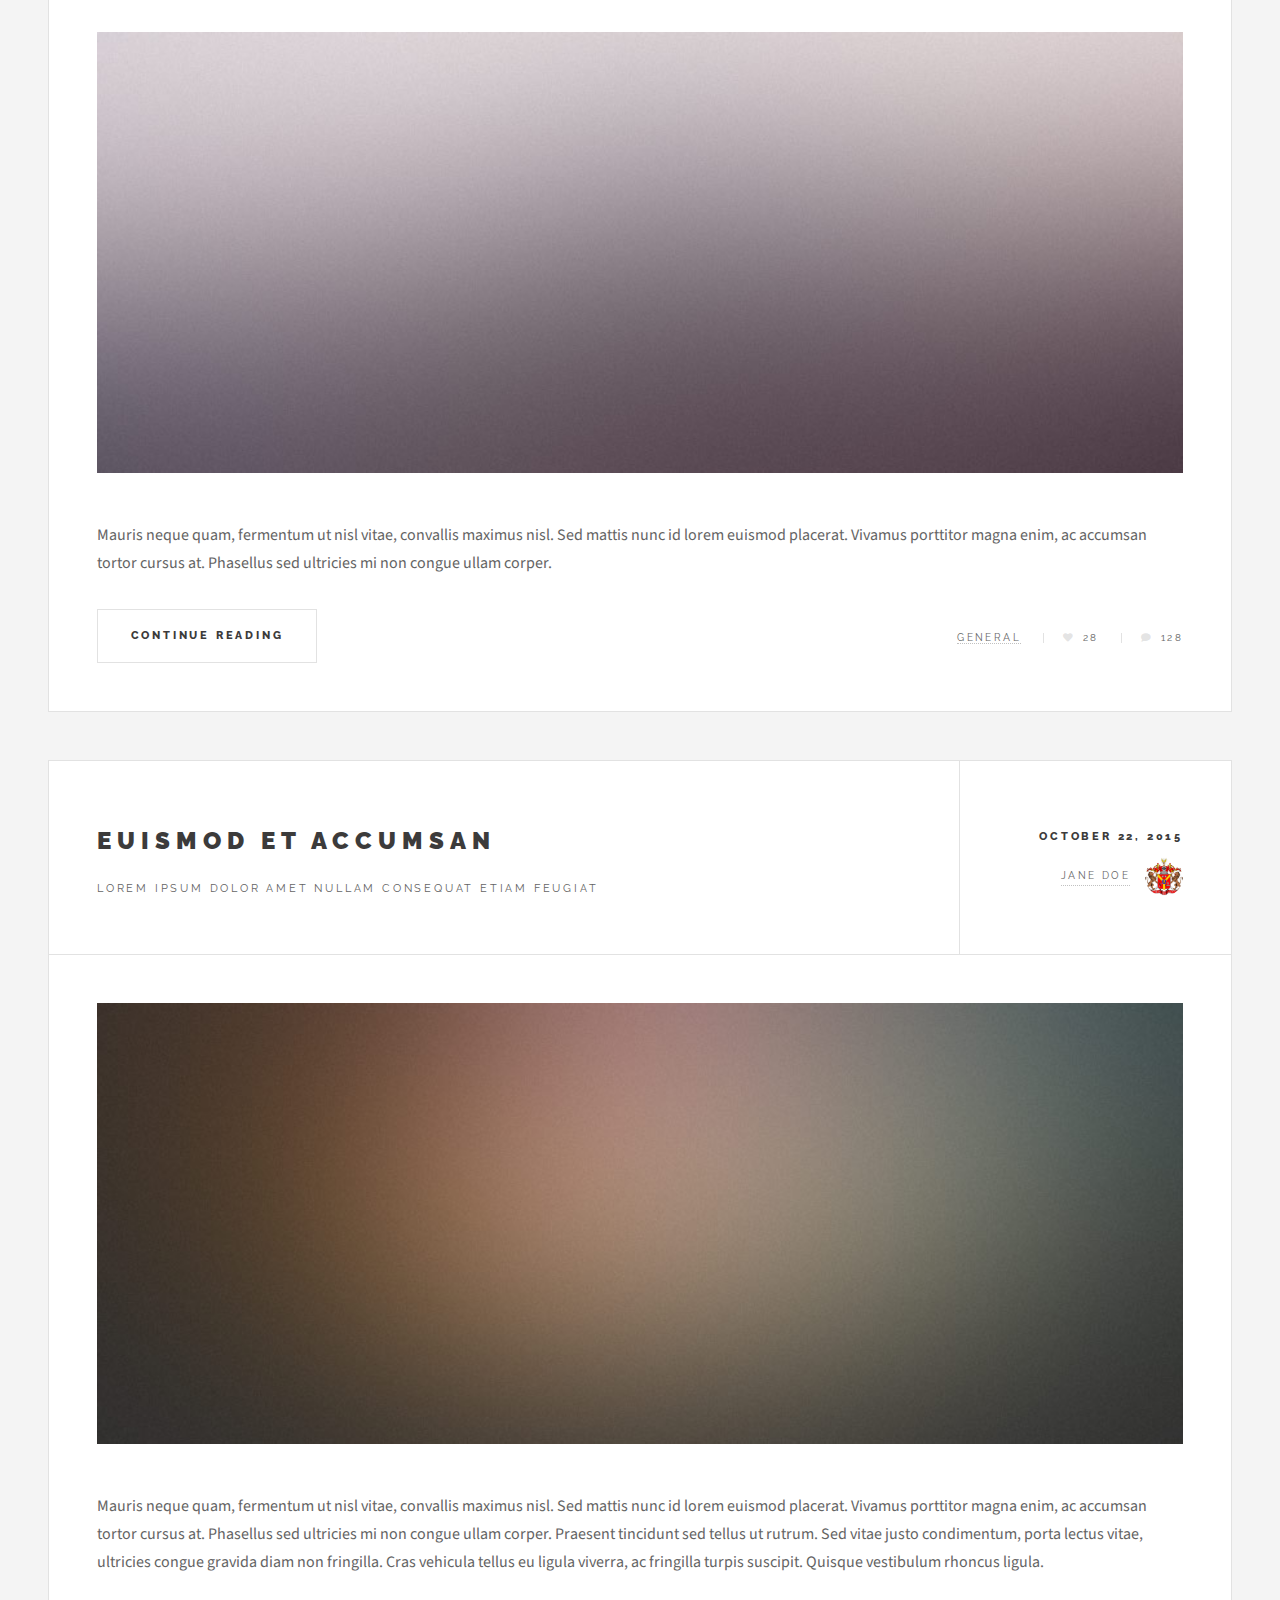
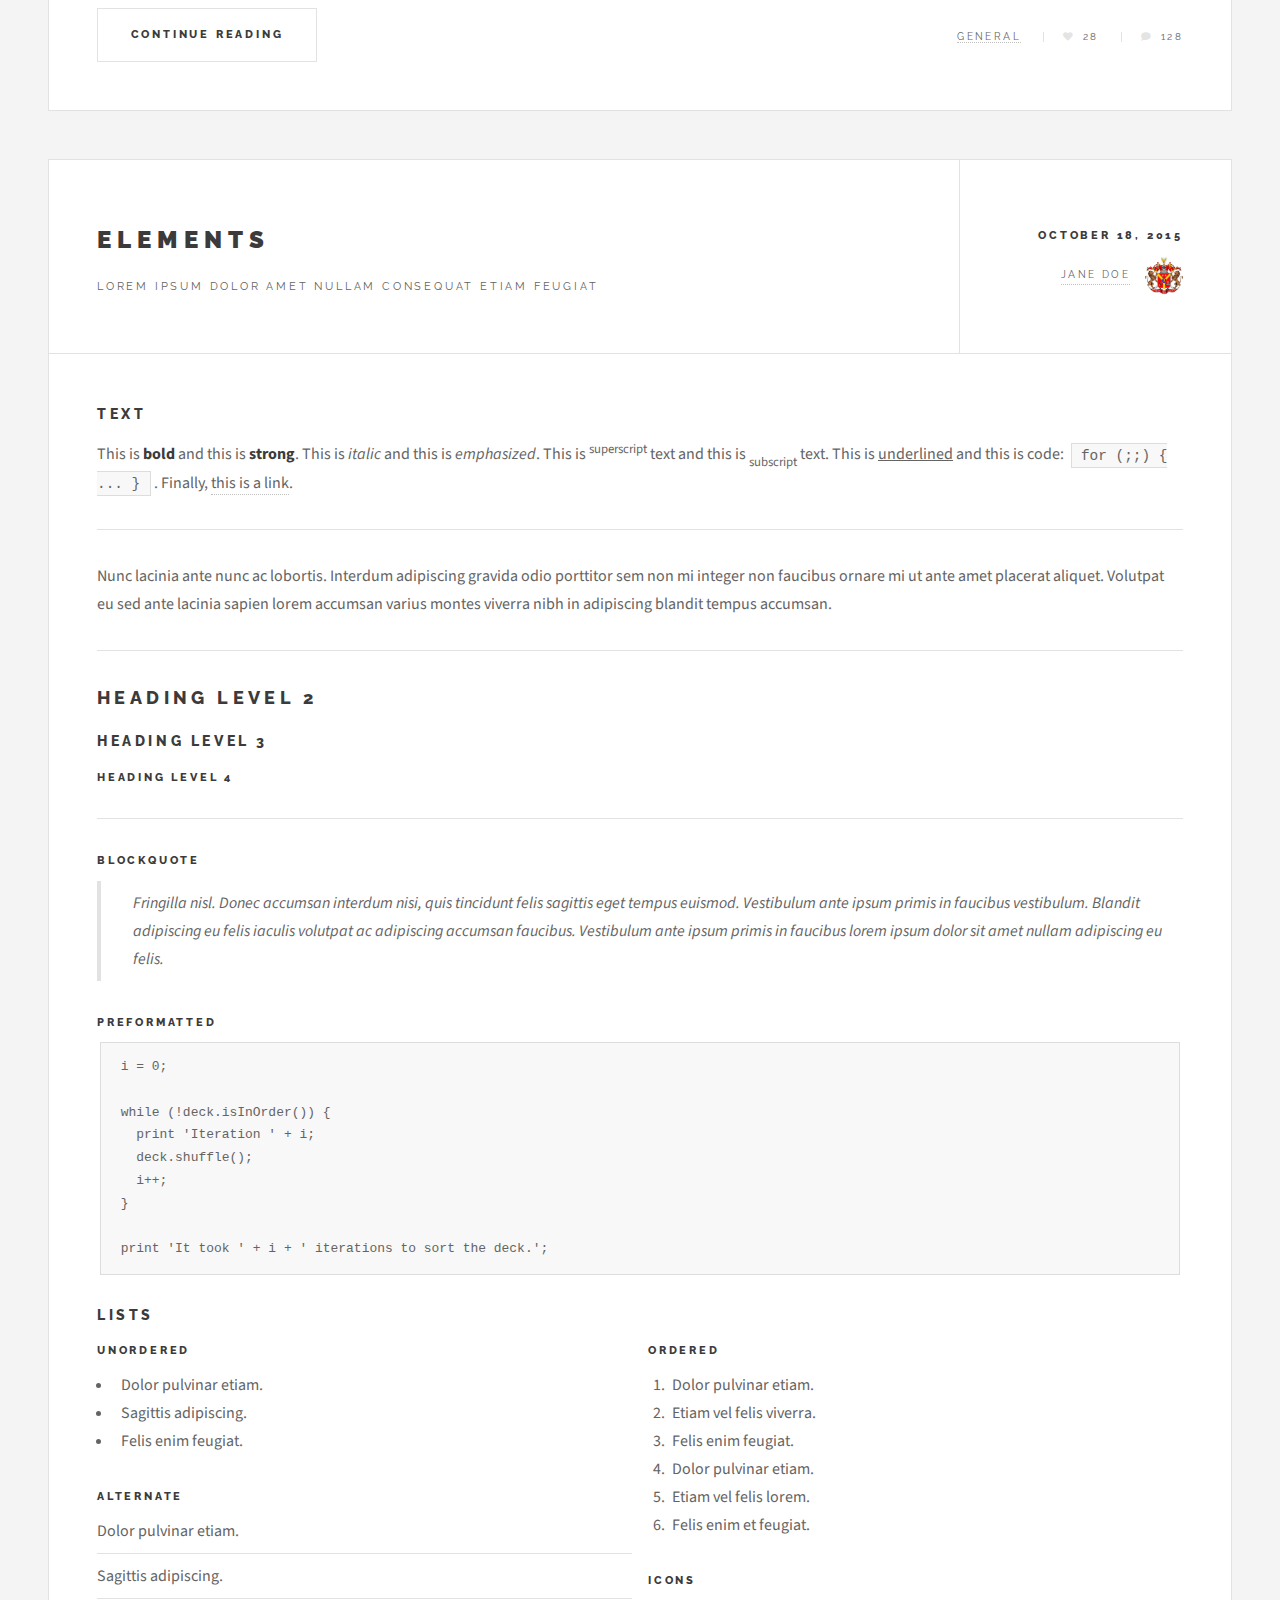
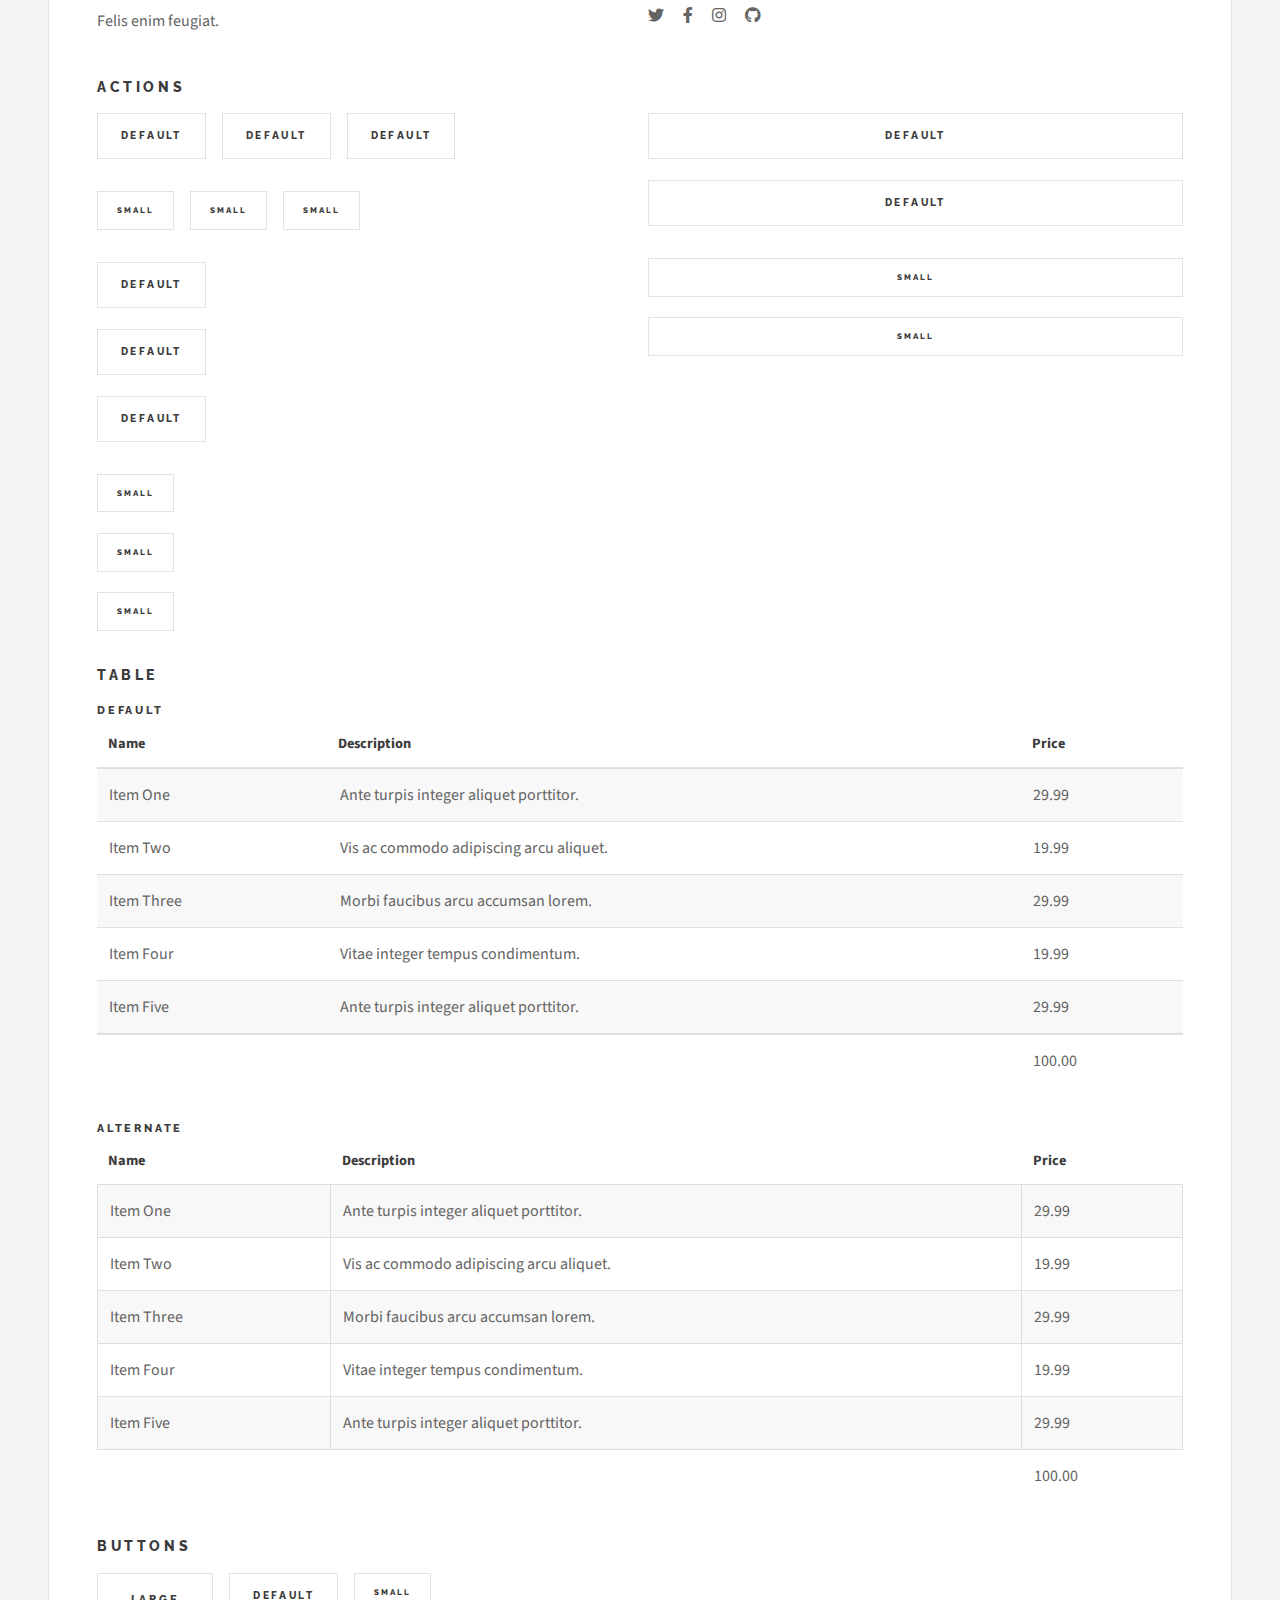
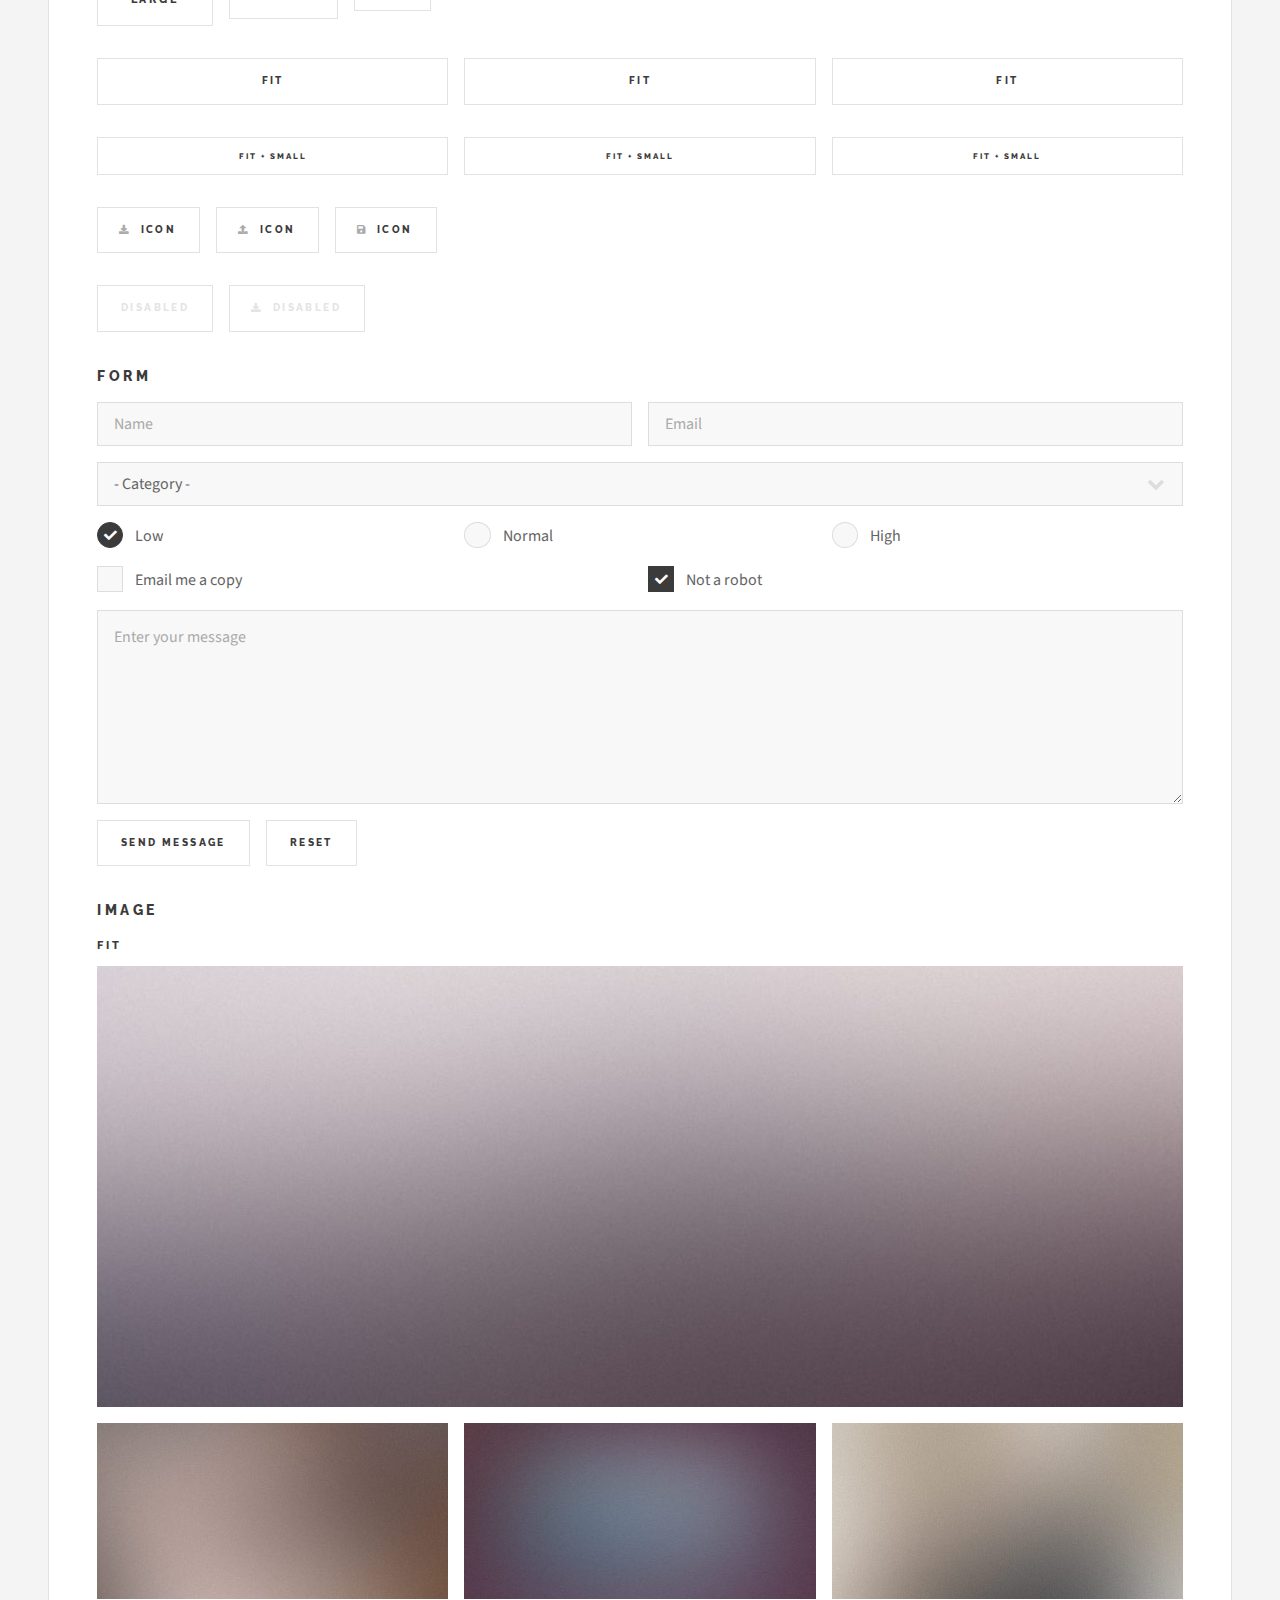
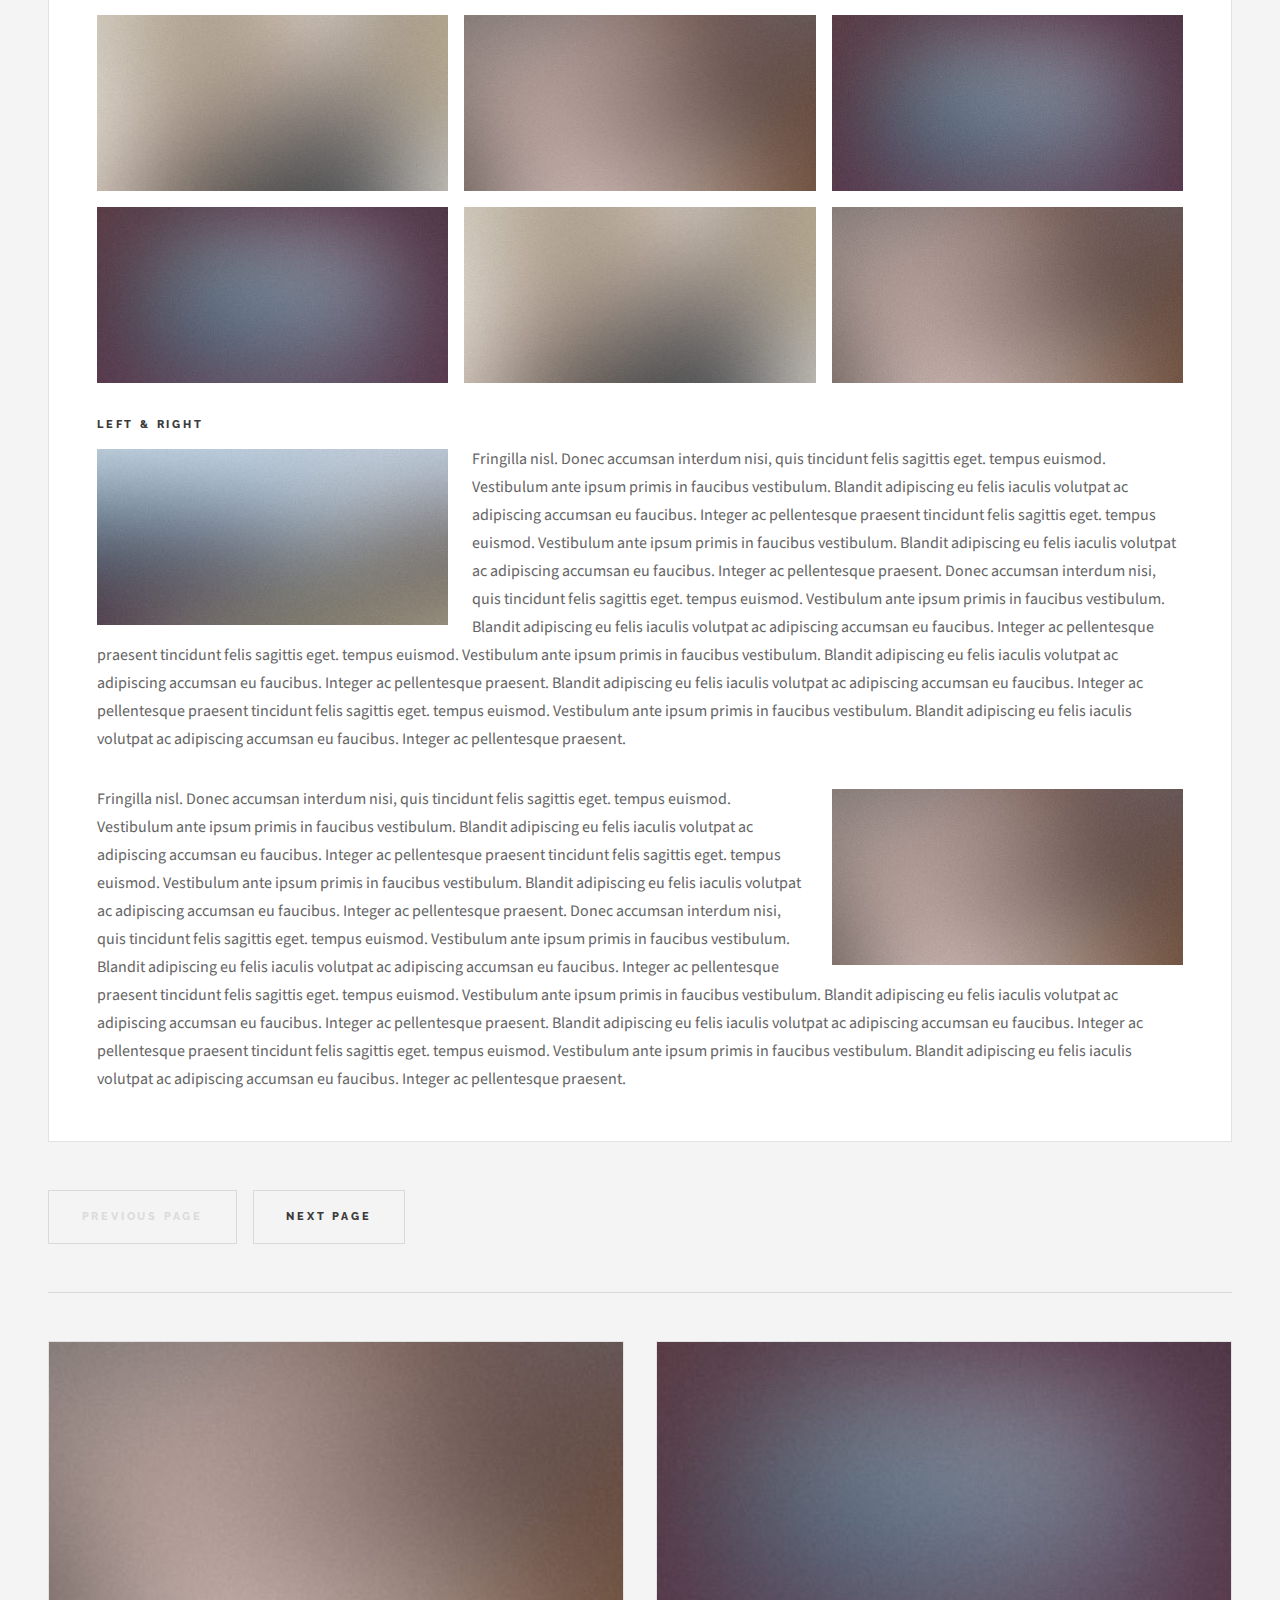
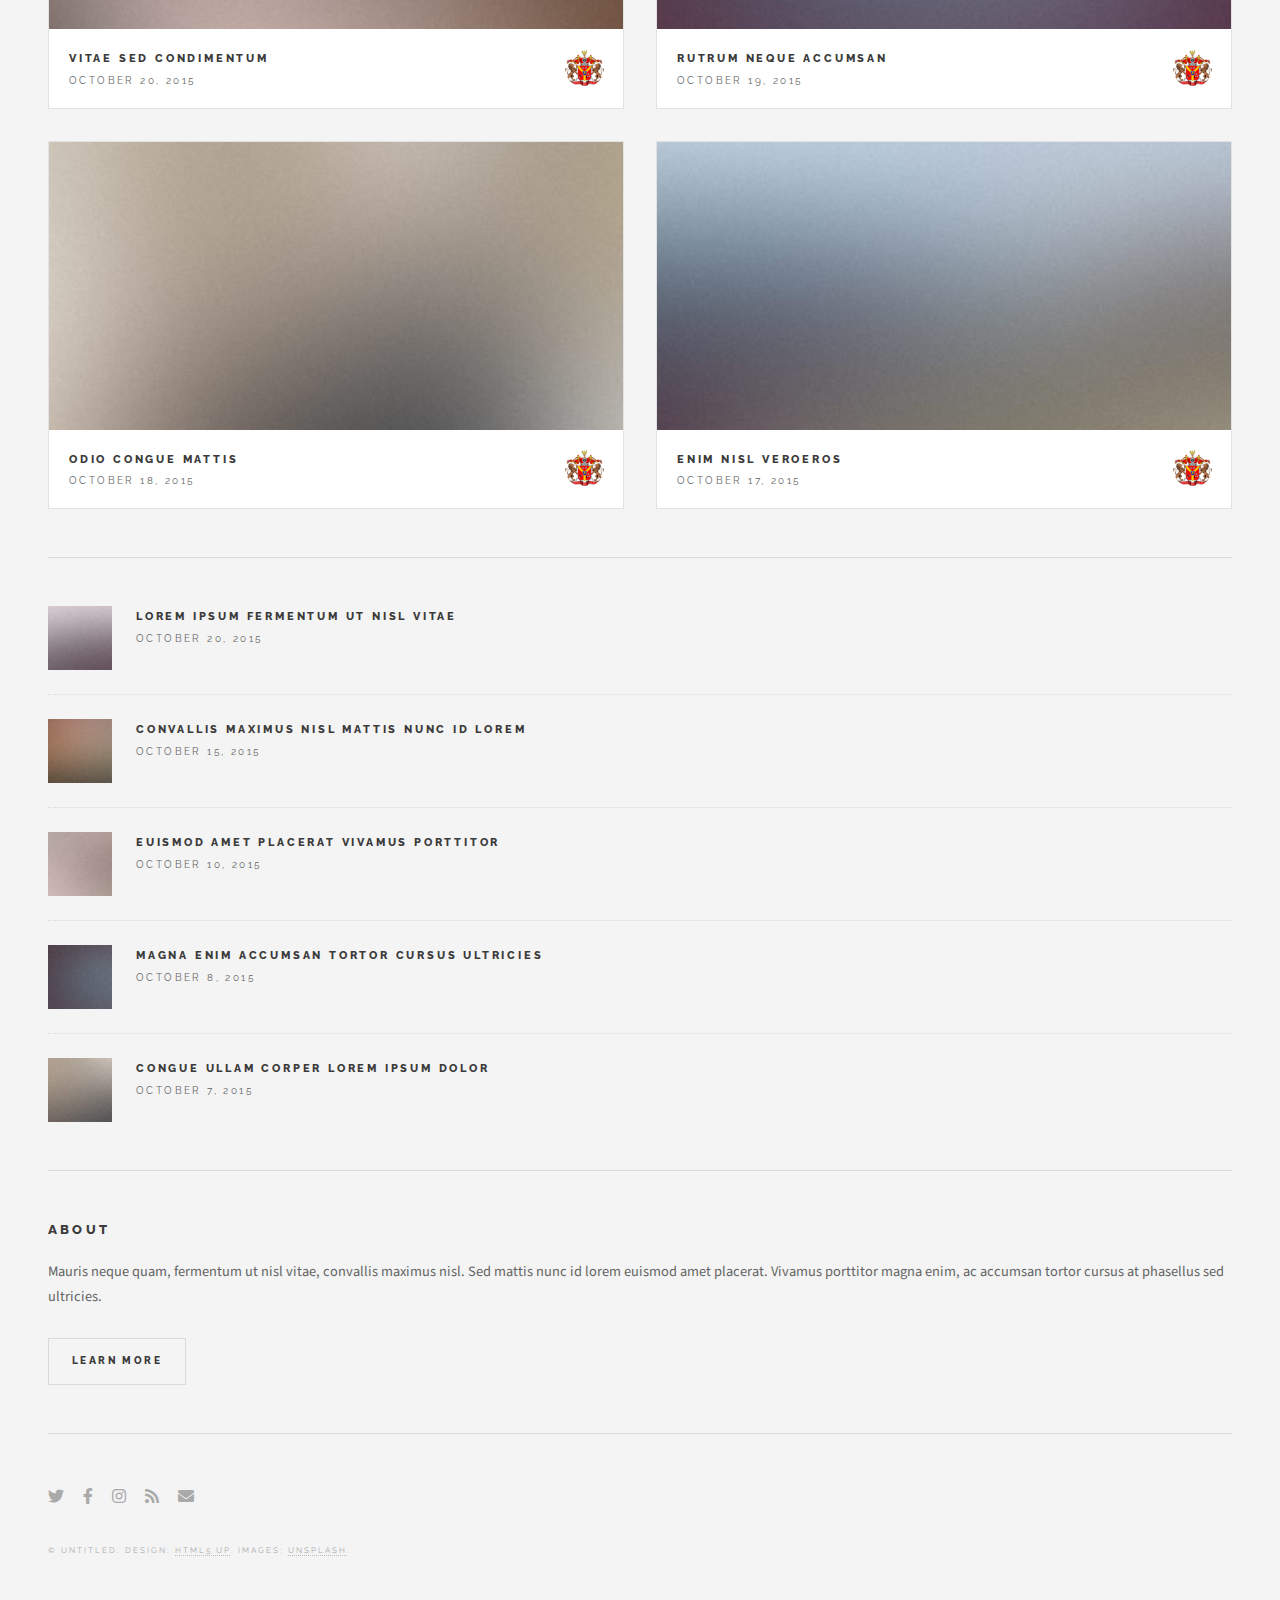
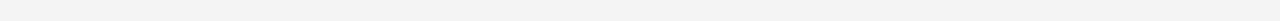
<file: example.html>
<!DOCTYPE HTML>
<!--
	Future Imperfect by HTML5 UP
	html5up.net | @ajlkn
	Free for personal and commercial use under the CCA 3.0 license (html5up.net/license)
-->
<html>
	<head>
		<title>Sigma Phi Delta Beta Kappa</title>
		<meta charset="utf-8" />
		<meta name="viewport" content="width=device-width, initial-scale=1, user-scalable=no" />
		<link rel="stylesheet" href="assets/css/main.css" />
	</head>
	<body class="is-preload">

		<!-- Wrapper -->
			<div id="wrapper">

				<!-- Header -->
					<header id="header">
						<h1><a href="index.html">Future Imperfect</a></h1>
						<nav class="links">
							<ul>
								<li><a href="#">Lorem</a></li>
								<li><a href="#">Ipsum</a></li>
								<li><a href="#">Feugiat</a></li>
								<li><a href="#">Tempus</a></li>
								<li><a href="#">Adipiscing</a></li>
							</ul>
						</nav>
						<nav class="main">
							<ul>
								<li class="search">
									<a class="fa-search" href="#search">Search</a>
									<form id="search" method="get" action="#">
										<input type="text" name="query" placeholder="Search" />
									</form>
								</li>
								<li class="menu">
									<a class="fa-bars" href="#menu">Menu</a>
								</li>
							</ul>
						</nav>
					</header>

				<!-- Menu -->
					<section id="menu">

						<!-- Search -->
							<section>
								<form class="search" method="get" action="#">
									<input type="text" name="query" placeholder="Search" />
								</form>
							</section>

						<!-- Links -->
							<section>
								<ul class="links">
									<li>
										<a href="#">
											<h3>Lorem ipsum</h3>
											<p>Feugiat tempus veroeros dolor</p>
										</a>
									</li>
									<li>
										<a href="#">
											<h3>Dolor sit amet</h3>
											<p>Sed vitae justo condimentum</p>
										</a>
									</li>
									<li>
										<a href="#">
											<h3>Feugiat veroeros</h3>
											<p>Phasellus sed ultricies mi congue</p>
										</a>
									</li>
									<li>
										<a href="#">
											<h3>Etiam sed consequat</h3>
											<p>Porta lectus amet ultricies</p>
										</a>
									</li>
								</ul>
							</section>

						<!-- Actions -->
							<section>
								<ul class="actions stacked">
									<li><a href="#" class="button large fit">Log In</a></li>
								</ul>
							</section>

					</section>

				<!-- Main -->
					<div id="main">

						<!-- Post -->
							<article class="post">
								<header>
									<div class="title">
										<h2><a href="single.html">Magna sed adipiscing</a></h2>
										<p>Lorem ipsum dolor amet nullam consequat etiam feugiat</p>
									</div>
									<div class="meta">
										<time class="published" datetime="2015-11-01">November 1, 2015</time>
										<a href="#" class="author"><span class="name">Jane Doe</span><img src="images/avatar.jpg" alt="" /></a>
									</div>
								</header>
								<a href="single.html" class="image featured"><img src="images/pic01.jpg" alt="" /></a>
								<p>Mauris neque quam, fermentum ut nisl vitae, convallis maximus nisl. Sed mattis nunc id lorem euismod placerat. Vivamus porttitor magna enim, ac accumsan tortor cursus at. Phasellus sed ultricies mi non congue ullam corper. Praesent tincidunt sed tellus ut rutrum. Sed vitae justo condimentum, porta lectus vitae, ultricies congue gravida diam non fringilla.</p>
								<footer>
									<ul class="actions">
										<li><a href="single.html" class="button large">Continue Reading</a></li>
									</ul>
									<ul class="stats">
										<li><a href="#">General</a></li>
										<li><a href="#" class="icon solid fa-heart">28</a></li>
										<li><a href="#" class="icon solid fa-comment">128</a></li>
									</ul>
								</footer>
							</article>

						<!-- Post -->
							<article class="post">
								<header>
									<div class="title">
										<h2><a href="single.html">Ultricies sed magna euismod enim vitae gravida</a></h2>
										<p>Lorem ipsum dolor amet nullam consequat etiam feugiat</p>
									</div>
									<div class="meta">
										<time class="published" datetime="2015-10-25">October 25, 2015</time>
										<a href="#" class="author"><span class="name">Jane Doe</span><img src="images/avatar.jpg" alt="" /></a>
									</div>
								</header>
								<a href="single.html" class="image featured"><img src="images/pic02.jpg" alt="" /></a>
								<p>Mauris neque quam, fermentum ut nisl vitae, convallis maximus nisl. Sed mattis nunc id lorem euismod placerat. Vivamus porttitor magna enim, ac accumsan tortor cursus at. Phasellus sed ultricies mi non congue ullam corper.</p>
								<footer>
									<ul class="actions">
										<li><a href="single.html" class="button large">Continue Reading</a></li>
									</ul>
									<ul class="stats">
										<li><a href="#">General</a></li>
										<li><a href="#" class="icon solid fa-heart">28</a></li>
										<li><a href="#" class="icon solid fa-comment">128</a></li>
									</ul>
								</footer>
							</article>

						<!-- Post -->
							<article class="post">
								<header>
									<div class="title">
										<h2><a href="single.html">Euismod et accumsan</a></h2>
										<p>Lorem ipsum dolor amet nullam consequat etiam feugiat</p>
									</div>
									<div class="meta">
										<time class="published" datetime="2015-10-22">October 22, 2015</time>
										<a href="#" class="author"><span class="name">Jane Doe</span><img src="images/avatar.jpg" alt="" /></a>
									</div>
								</header>
								<a href="single.html" class="image featured"><img src="images/pic03.jpg" alt="" /></a>
								<p>Mauris neque quam, fermentum ut nisl vitae, convallis maximus nisl. Sed mattis nunc id lorem euismod placerat. Vivamus porttitor magna enim, ac accumsan tortor cursus at. Phasellus sed ultricies mi non congue ullam corper. Praesent tincidunt sed tellus ut rutrum. Sed vitae justo condimentum, porta lectus vitae, ultricies congue gravida diam non fringilla. Cras vehicula tellus eu ligula viverra, ac fringilla turpis suscipit. Quisque vestibulum rhoncus ligula.</p>
								<footer>
									<ul class="actions">
										<li><a href="single.html" class="button large">Continue Reading</a></li>
									</ul>
									<ul class="stats">
										<li><a href="#">General</a></li>
										<li><a href="#" class="icon solid fa-heart">28</a></li>
										<li><a href="#" class="icon solid fa-comment">128</a></li>
									</ul>
								</footer>
							</article>

						<!-- Post -->
						
							<article class="post">
								<header>
									<div class="title">
										<h2><a href="#">Elements</a></h2>
										<p>Lorem ipsum dolor amet nullam consequat etiam feugiat</p>
									</div>
									<div class="meta">
										<time class="published" datetime="2015-10-18">October 18, 2015</time>
										<a href="#" class="author"><span class="name">Jane Doe</span><img src="images/avatar.jpg" alt="" /></a>
									</div>
								</header>

								<section>
									<h3>Text</h3>
									<p>This is <b>bold</b> and this is <strong>strong</strong>. This is <i>italic</i> and this is <em>emphasized</em>.
									This is <sup>superscript</sup> text and this is <sub>subscript</sub> text.
									This is <u>underlined</u> and this is code: <code>for (;;) { ... }</code>. Finally, <a href="#">this is a link</a>.</p>
									<hr />
									<p>Nunc lacinia ante nunc ac lobortis. Interdum adipiscing gravida odio porttitor sem non mi integer non faucibus ornare mi ut ante amet placerat aliquet. Volutpat eu sed ante lacinia sapien lorem accumsan varius montes viverra nibh in adipiscing blandit tempus accumsan.</p>
									<hr />
									<h2>Heading Level 2</h2>
									<h3>Heading Level 3</h3>
									<h4>Heading Level 4</h4>
									<hr />
									<h4>Blockquote</h4>
									<blockquote>Fringilla nisl. Donec accumsan interdum nisi, quis tincidunt felis sagittis eget tempus euismod. Vestibulum ante ipsum primis in faucibus vestibulum. Blandit adipiscing eu felis iaculis volutpat ac adipiscing accumsan faucibus. Vestibulum ante ipsum primis in faucibus lorem ipsum dolor sit amet nullam adipiscing eu felis.</blockquote>
									<h4>Preformatted</h4>
									<pre><code>i = 0;

while (!deck.isInOrder()) {
  print 'Iteration ' + i;
  deck.shuffle();
  i++;
}

print 'It took ' + i + ' iterations to sort the deck.';</code></pre>
								</section>

								<section>
									<h3>Lists</h3>
									<div class="row">
										<div class="col-6 col-12-medium">
											<h4>Unordered</h4>
											<ul>
												<li>Dolor pulvinar etiam.</li>
												<li>Sagittis adipiscing.</li>
												<li>Felis enim feugiat.</li>
											</ul>
											<h4>Alternate</h4>
											<ul class="alt">
												<li>Dolor pulvinar etiam.</li>
												<li>Sagittis adipiscing.</li>
												<li>Felis enim feugiat.</li>
											</ul>
										</div>
										<div class="col-6 col-12-medium">
											<h4>Ordered</h4>
											<ol>
												<li>Dolor pulvinar etiam.</li>
												<li>Etiam vel felis viverra.</li>
												<li>Felis enim feugiat.</li>
												<li>Dolor pulvinar etiam.</li>
												<li>Etiam vel felis lorem.</li>
												<li>Felis enim et feugiat.</li>
											</ol>
											<h4>Icons</h4>
											<ul class="icons">
												<li><a href="#" class="icon brands fa-twitter"><span class="label">Twitter</span></a></li>
												<li><a href="#" class="icon brands fa-facebook-f"><span class="label">Facebook</span></a></li>
												<li><a href="#" class="icon brands fa-instagram"><span class="label">Instagram</span></a></li>
												<li><a href="#" class="icon brands fa-github"><span class="label">Github</span></a></li>
											</ul>
										</div>
									</div>
									<h3>Actions</h3>
									<div class="row">
										<div class="col-6 col-12-medium">
											<ul class="actions">
												<li><a href="#" class="button">Default</a></li>
												<li><a href="#" class="button">Default</a></li>
												<li><a href="#" class="button">Default</a></li>
											</ul>
											<ul class="actions small">
												<li><a href="#" class="button small">Small</a></li>
												<li><a href="#" class="button small">Small</a></li>
												<li><a href="#" class="button small">Small</a></li>
											</ul>
											<ul class="actions stacked">
												<li><a href="#" class="button">Default</a></li>
												<li><a href="#" class="button">Default</a></li>
												<li><a href="#" class="button">Default</a></li>
											</ul>
											<ul class="actions stacked">
												<li><a href="#" class="button small">Small</a></li>
												<li><a href="#" class="button small">Small</a></li>
												<li><a href="#" class="button small">Small</a></li>
											</ul>
										</div>
										<div class="col-6 col-12-medium">
											<ul class="actions stacked">
												<li><a href="#" class="button fit">Default</a></li>
												<li><a href="#" class="button fit">Default</a></li>
											</ul>
											<ul class="actions stacked">
												<li><a href="#" class="button small fit">Small</a></li>
												<li><a href="#" class="button small fit">Small</a></li>
											</ul>
										</div>
									</div>
								</section>

								<section>
									<h3>Table</h3>
									<h4>Default</h4>
									<div class="table-wrapper">
										<table>
											<thead>
												<tr>
													<th>Name</th>
													<th>Description</th>
													<th>Price</th>
												</tr>
											</thead>
											<tbody>
												<tr>
													<td>Item One</td>
													<td>Ante turpis integer aliquet porttitor.</td>
													<td>29.99</td>
												</tr>
												<tr>
													<td>Item Two</td>
													<td>Vis ac commodo adipiscing arcu aliquet.</td>
													<td>19.99</td>
												</tr>
												<tr>
													<td>Item Three</td>
													<td> Morbi faucibus arcu accumsan lorem.</td>
													<td>29.99</td>
												</tr>
												<tr>
													<td>Item Four</td>
													<td>Vitae integer tempus condimentum.</td>
													<td>19.99</td>
												</tr>
												<tr>
													<td>Item Five</td>
													<td>Ante turpis integer aliquet porttitor.</td>
													<td>29.99</td>
												</tr>
											</tbody>
											<tfoot>
												<tr>
													<td colspan="2"></td>
													<td>100.00</td>
												</tr>
											</tfoot>
										</table>
									</div>

									<h4>Alternate</h4>
									<div class="table-wrapper">
										<table class="alt">
											<thead>
												<tr>
													<th>Name</th>
													<th>Description</th>
													<th>Price</th>
												</tr>
											</thead>
											<tbody>
												<tr>
													<td>Item One</td>
													<td>Ante turpis integer aliquet porttitor.</td>
													<td>29.99</td>
												</tr>
												<tr>
													<td>Item Two</td>
													<td>Vis ac commodo adipiscing arcu aliquet.</td>
													<td>19.99</td>
												</tr>
												<tr>
													<td>Item Three</td>
													<td> Morbi faucibus arcu accumsan lorem.</td>
													<td>29.99</td>
												</tr>
												<tr>
													<td>Item Four</td>
													<td>Vitae integer tempus condimentum.</td>
													<td>19.99</td>
												</tr>
												<tr>
													<td>Item Five</td>
													<td>Ante turpis integer aliquet porttitor.</td>
													<td>29.99</td>
												</tr>
											</tbody>
											<tfoot>
												<tr>
													<td colspan="2"></td>
													<td>100.00</td>
												</tr>
											</tfoot>
										</table>
									</div>
								</section>

								<section>
									<h3>Buttons</h3>
									<ul class="actions">
										<li><a href="#" class="button large">Large</a></li>
										<li><a href="#" class="button">Default</a></li>
										<li><a href="#" class="button small">Small</a></li>
									</ul>
									<ul class="actions fit">
										<li><a href="#" class="button fit">Fit</a></li>
										<li><a href="#" class="button fit">Fit</a></li>
										<li><a href="#" class="button fit">Fit</a></li>
									</ul>
									<ul class="actions fit small">
										<li><a href="#" class="button fit small">Fit + Small</a></li>
										<li><a href="#" class="button fit small">Fit + Small</a></li>
										<li><a href="#" class="button fit small">Fit + Small</a></li>
									</ul>
									<ul class="actions">
										<li><a href="#" class="button icon solid fa-download">Icon</a></li>
										<li><a href="#" class="button icon solid fa-upload">Icon</a></li>
										<li><a href="#" class="button icon solid fa-save">Icon</a></li>
									</ul>
									<ul class="actions">
										<li><span class="button disabled">Disabled</span></li>
										<li><span class="button disabled icon solid fa-download">Disabled</span></li>
									</ul>
								</section>

								<section>
									<h3>Form</h3>
									<form method="post" action="#">
										<div class="row gtr-uniform">
											<div class="col-6 col-12-xsmall">
												<input type="text" name="demo-name" id="demo-name" value="" placeholder="Name" />
											</div>
											<div class="col-6 col-12-xsmall">
												<input type="email" name="demo-email" id="demo-email" value="" placeholder="Email" />
											</div>
											<div class="col-12">
												<select name="demo-category" id="demo-category">
													<option value="">- Category -</option>
													<option value="1">Manufacturing</option>
													<option value="1">Shipping</option>
													<option value="1">Administration</option>
													<option value="1">Human Resources</option>
												</select>
											</div>
											<div class="col-4 col-12-small">
												<input type="radio" id="demo-priority-low" name="demo-priority" checked>
												<label for="demo-priority-low">Low</label>
											</div>
											<div class="col-4 col-12-small">
												<input type="radio" id="demo-priority-normal" name="demo-priority">
												<label for="demo-priority-normal">Normal</label>
											</div>
											<div class="col-4 col-12-small">
												<input type="radio" id="demo-priority-high" name="demo-priority">
												<label for="demo-priority-high">High</label>
											</div>
											<div class="col-6 col-12-small">
												<input type="checkbox" id="demo-copy" name="demo-copy">
												<label for="demo-copy">Email me a copy</label>
											</div>
											<div class="col-6 col-12-small">
												<input type="checkbox" id="demo-human" name="demo-human" checked>
												<label for="demo-human">Not a robot</label>
											</div>
											<div class="col-12">
												<textarea name="demo-message" id="demo-message" placeholder="Enter your message" rows="6"></textarea>
											</div>
											<div class="col-12">
												<ul class="actions">
													<li><input type="submit" value="Send Message" /></li>
													<li><input type="reset" value="Reset" /></li>
												</ul>
											</div>
										</div>
									</form>
								</section>

								<section>
									<h3>Image</h3>
									<h4>Fit</h4>
									<div class="box alt">
										<div class="row gtr-uniform">
											<div class="col-12"><span class="image fit"><img src="images/pic02.jpg" alt="" /></span></div>
											<div class="col-4"><span class="image fit"><img src="images/pic04.jpg" alt="" /></span></div>
											<div class="col-4"><span class="image fit"><img src="images/pic05.jpg" alt="" /></span></div>
											<div class="col-4"><span class="image fit"><img src="images/pic06.jpg" alt="" /></span></div>
											<div class="col-4"><span class="image fit"><img src="images/pic06.jpg" alt="" /></span></div>
											<div class="col-4"><span class="image fit"><img src="images/pic04.jpg" alt="" /></span></div>
											<div class="col-4"><span class="image fit"><img src="images/pic05.jpg" alt="" /></span></div>
											<div class="col-4"><span class="image fit"><img src="images/pic05.jpg" alt="" /></span></div>
											<div class="col-4"><span class="image fit"><img src="images/pic06.jpg" alt="" /></span></div>
											<div class="col-4"><span class="image fit"><img src="images/pic04.jpg" alt="" /></span></div>
										</div>
									</div>
									<h4>Left &amp; Right</h4>
									<p><span class="image left"><img src="images/pic07.jpg" alt="" /></span>Fringilla nisl. Donec accumsan interdum nisi, quis tincidunt felis sagittis eget. tempus euismod. Vestibulum ante ipsum primis in faucibus vestibulum. Blandit adipiscing eu felis iaculis volutpat ac adipiscing accumsan eu faucibus. Integer ac pellentesque praesent tincidunt felis sagittis eget. tempus euismod. Vestibulum ante ipsum primis in faucibus vestibulum. Blandit adipiscing eu felis iaculis volutpat ac adipiscing accumsan eu faucibus. Integer ac pellentesque praesent. Donec accumsan interdum nisi, quis tincidunt felis sagittis eget. tempus euismod. Vestibulum ante ipsum primis in faucibus vestibulum. Blandit adipiscing eu felis iaculis volutpat ac adipiscing accumsan eu faucibus. Integer ac pellentesque praesent tincidunt felis sagittis eget. tempus euismod. Vestibulum ante ipsum primis in faucibus vestibulum. Blandit adipiscing eu felis iaculis volutpat ac adipiscing accumsan eu faucibus. Integer ac pellentesque praesent. Blandit adipiscing eu felis iaculis volutpat ac adipiscing accumsan eu faucibus. Integer ac pellentesque praesent tincidunt felis sagittis eget. tempus euismod. Vestibulum ante ipsum primis in faucibus vestibulum. Blandit adipiscing eu felis iaculis volutpat ac adipiscing accumsan eu faucibus. Integer ac pellentesque praesent.</p>
									<p><span class="image right"><img src="images/pic04.jpg" alt="" /></span>Fringilla nisl. Donec accumsan interdum nisi, quis tincidunt felis sagittis eget. tempus euismod. Vestibulum ante ipsum primis in faucibus vestibulum. Blandit adipiscing eu felis iaculis volutpat ac adipiscing accumsan eu faucibus. Integer ac pellentesque praesent tincidunt felis sagittis eget. tempus euismod. Vestibulum ante ipsum primis in faucibus vestibulum. Blandit adipiscing eu felis iaculis volutpat ac adipiscing accumsan eu faucibus. Integer ac pellentesque praesent. Donec accumsan interdum nisi, quis tincidunt felis sagittis eget. tempus euismod. Vestibulum ante ipsum primis in faucibus vestibulum. Blandit adipiscing eu felis iaculis volutpat ac adipiscing accumsan eu faucibus. Integer ac pellentesque praesent tincidunt felis sagittis eget. tempus euismod. Vestibulum ante ipsum primis in faucibus vestibulum. Blandit adipiscing eu felis iaculis volutpat ac adipiscing accumsan eu faucibus. Integer ac pellentesque praesent. Blandit adipiscing eu felis iaculis volutpat ac adipiscing accumsan eu faucibus. Integer ac pellentesque praesent tincidunt felis sagittis eget. tempus euismod. Vestibulum ante ipsum primis in faucibus vestibulum. Blandit adipiscing eu felis iaculis volutpat ac adipiscing accumsan eu faucibus. Integer ac pellentesque praesent.</p>
								</section>

							</article>
						

						<!-- Pagination -->
							<ul class="actions pagination">
								<li><a href="" class="disabled button large previous">Previous Page</a></li>
								<li><a href="#" class="button large next">Next Page</a></li>
							</ul>

					</div>

				<!-- Sidebar -->
					<section id="sidebar">

						<!-- Intro -->
							<section id="intro">
								<a href="#" class="logo"><img src="images/logo.jpg" alt="" /></a>
								<header>
									<h2>Future Imperfect</h2>
									<p>Another fine responsive site template by <a href="http://html5up.net">HTML5 UP</a></p>
								</header>
							</section>

						<!-- Mini Posts -->
							<section>
								<div class="mini-posts">

									<!-- Mini Post -->
										<article class="mini-post">
											<header>
												<h3><a href="single.html">Vitae sed condimentum</a></h3>
												<time class="published" datetime="2015-10-20">October 20, 2015</time>
												<a href="#" class="author"><img src="images/avatar.jpg" alt="" /></a>
											</header>
											<a href="single.html" class="image"><img src="images/pic04.jpg" alt="" /></a>
										</article>

									<!-- Mini Post -->
										<article class="mini-post">
											<header>
												<h3><a href="single.html">Rutrum neque accumsan</a></h3>
												<time class="published" datetime="2015-10-19">October 19, 2015</time>
												<a href="#" class="author"><img src="images/avatar.jpg" alt="" /></a>
											</header>
											<a href="single.html" class="image"><img src="images/pic05.jpg" alt="" /></a>
										</article>

									<!-- Mini Post -->
										<article class="mini-post">
											<header>
												<h3><a href="single.html">Odio congue mattis</a></h3>
												<time class="published" datetime="2015-10-18">October 18, 2015</time>
												<a href="#" class="author"><img src="images/avatar.jpg" alt="" /></a>
											</header>
											<a href="single.html" class="image"><img src="images/pic06.jpg" alt="" /></a>
										</article>

									<!-- Mini Post -->
										<article class="mini-post">
											<header>
												<h3><a href="single.html">Enim nisl veroeros</a></h3>
												<time class="published" datetime="2015-10-17">October 17, 2015</time>
												<a href="#" class="author"><img src="images/avatar.jpg" alt="" /></a>
											</header>
											<a href="single.html" class="image"><img src="images/pic07.jpg" alt="" /></a>
										</article>

								</div>
							</section>

						<!-- Posts List -->
							<section>
								<ul class="posts">
									<li>
										<article>
											<header>
												<h3><a href="single.html">Lorem ipsum fermentum ut nisl vitae</a></h3>
												<time class="published" datetime="2015-10-20">October 20, 2015</time>
											</header>
											<a href="single.html" class="image"><img src="images/pic08.jpg" alt="" /></a>
										</article>
									</li>
									<li>
										<article>
											<header>
												<h3><a href="single.html">Convallis maximus nisl mattis nunc id lorem</a></h3>
												<time class="published" datetime="2015-10-15">October 15, 2015</time>
											</header>
											<a href="single.html" class="image"><img src="images/pic09.jpg" alt="" /></a>
										</article>
									</li>
									<li>
										<article>
											<header>
												<h3><a href="single.html">Euismod amet placerat vivamus porttitor</a></h3>
												<time class="published" datetime="2015-10-10">October 10, 2015</time>
											</header>
											<a href="single.html" class="image"><img src="images/pic10.jpg" alt="" /></a>
										</article>
									</li>
									<li>
										<article>
											<header>
												<h3><a href="single.html">Magna enim accumsan tortor cursus ultricies</a></h3>
												<time class="published" datetime="2015-10-08">October 8, 2015</time>
											</header>
											<a href="single.html" class="image"><img src="images/pic11.jpg" alt="" /></a>
										</article>
									</li>
									<li>
										<article>
											<header>
												<h3><a href="single.html">Congue ullam corper lorem ipsum dolor</a></h3>
												<time class="published" datetime="2015-10-06">October 7, 2015</time>
											</header>
											<a href="single.html" class="image"><img src="images/pic12.jpg" alt="" /></a>
										</article>
									</li>
								</ul>
							</section>

						<!-- About -->
							<section class="blurb">
								<h2>About</h2>
								<p>Mauris neque quam, fermentum ut nisl vitae, convallis maximus nisl. Sed mattis nunc id lorem euismod amet placerat. Vivamus porttitor magna enim, ac accumsan tortor cursus at phasellus sed ultricies.</p>
								<ul class="actions">
									<li><a href="#" class="button">Learn More</a></li>
								</ul>
							</section>

						<!-- Footer -->
							<section id="footer">
								<ul class="icons">
									<li><a href="#" class="icon brands fa-twitter"><span class="label">Twitter</span></a></li>
									<li><a href="#" class="icon brands fa-facebook-f"><span class="label">Facebook</span></a></li>
									<li><a href="#" class="icon brands fa-instagram"><span class="label">Instagram</span></a></li>
									<li><a href="#" class="icon solid fa-rss"><span class="label">RSS</span></a></li>
									<li><a href="#" class="icon solid fa-envelope"><span class="label">Email</span></a></li>
								</ul>
								<p class="copyright">&copy; Untitled. Design: <a href="http://html5up.net">HTML5 UP</a>. Images: <a href="http://unsplash.com">Unsplash</a>.</p>
							</section>

					</section>

			</div>

		<!-- Scripts -->
			<script src="assets/js/jquery.min.js"></script>
			<script src="assets/js/browser.min.js"></script>
			<script src="assets/js/breakpoints.min.js"></script>
			<script src="assets/js/util.js"></script>
			<script src="assets/js/main.js"></script>

	</body>
</html>
</file>
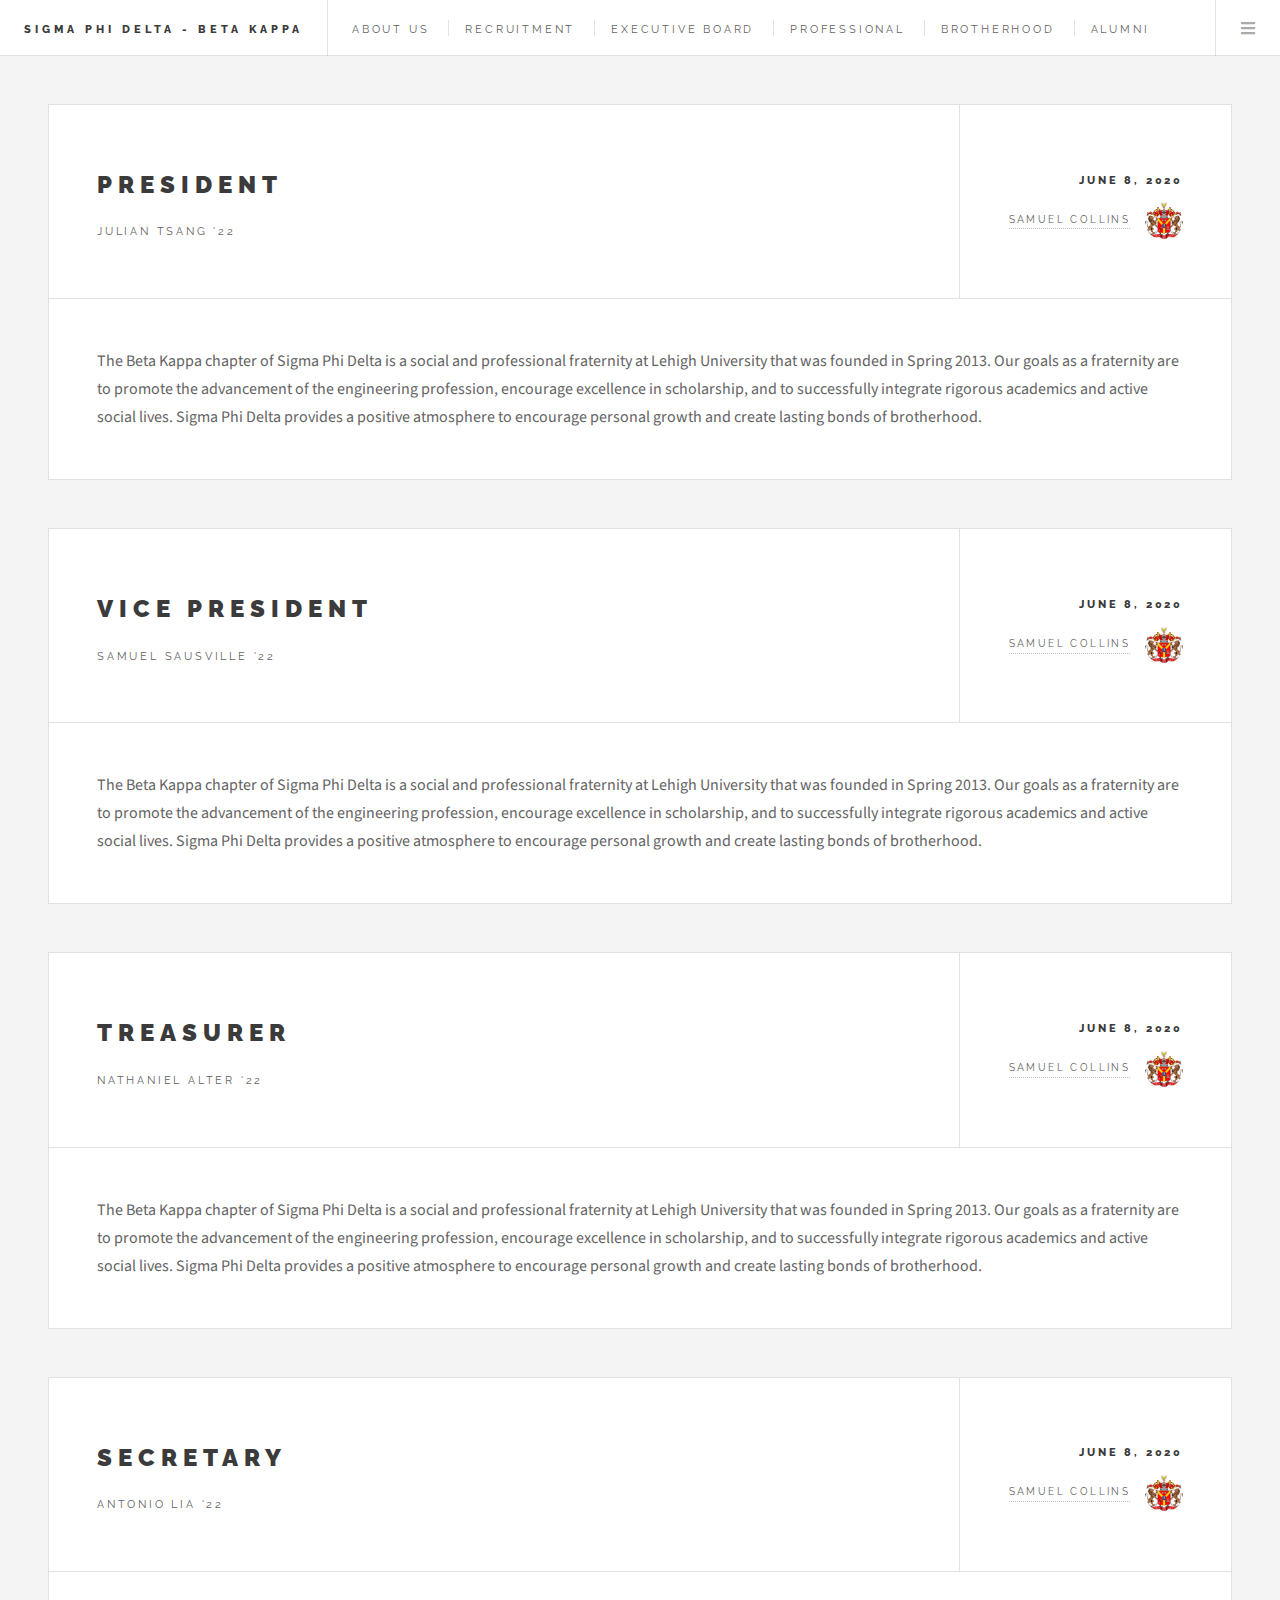
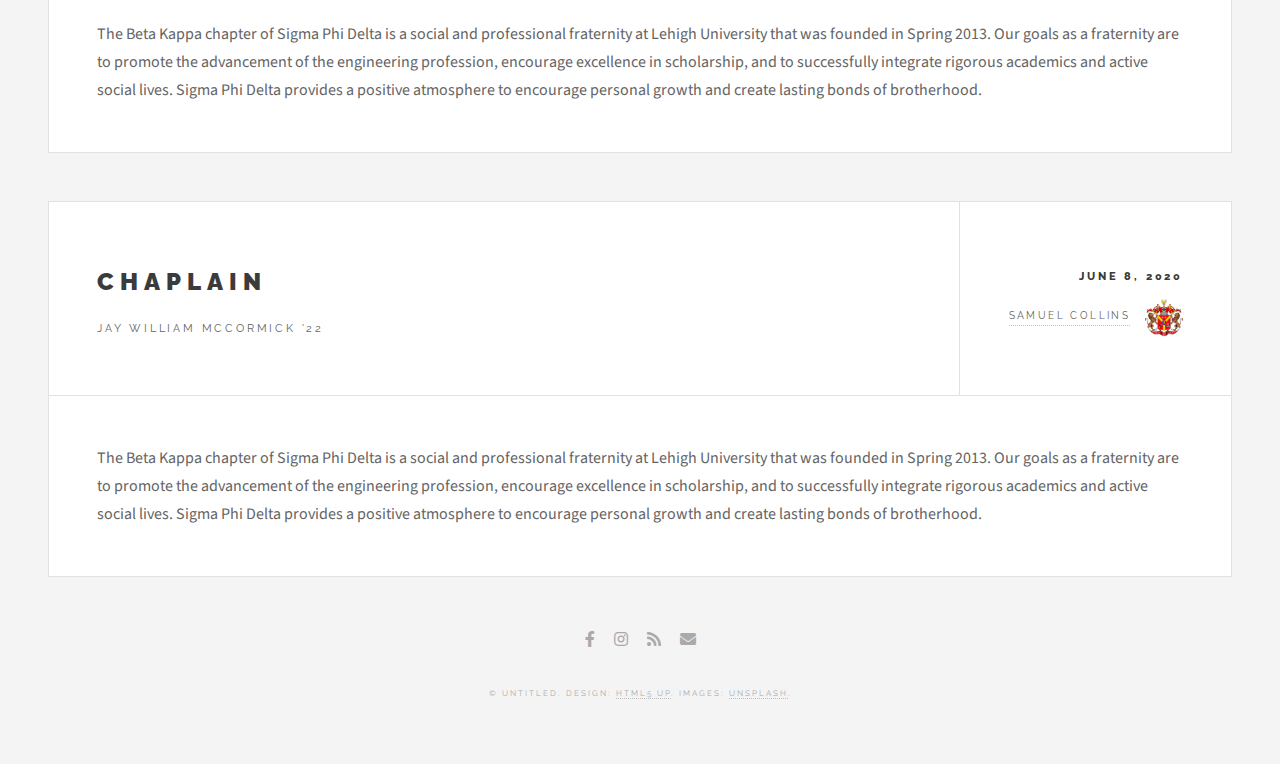
<file: executive board.html>
<!DOCTYPE HTML>
<!--
	Future Imperfect by HTML5 UP
	html5up.net | @ajlkn
	Free for personal and commercial use under the CCA 3.0 license (html5up.net/license)
-->
<html>
	<head>
		<title>Sigma Phi Delta Beta Kappa</title>
		<meta charset="utf-8" />
		<meta name="viewport" content="width=device-width, initial-scale=1, user-scalable=no" />
		<link rel="stylesheet" href="assets/css/main.css" />
	</head>
	<body class="single is-preload">

		<!-- Wrapper -->
			<div id="wrapper">
				<!-- Header -->
				<header id="header">
					<h1><a href="index.html">Sigma Phi Delta - Beta Kappa</a></h1>
					<nav class="links">
						<ul>
							<li><a href="about us.html">About Us</a></li>
							<li><a href="recruitment.html">Recruitment</a></li>
							<li><a href="executive board.html">Executive Board</a></li>
							<li><a href="#">Professional</a></li>
							<li><a href="#">Brotherhood</a></li>
							<li><a href="#">Alumni</a></li>
						</ul>
					</nav>
					<nav class="main">
						<ul>
							<li class="menu">
								<a class="fa-bars" href="#menu">Menu</a>
							</li>
						</ul>
					</nav>
				</header>

				<!-- Menu -->
				<section id="menu">
					<!-- Links -->
						<section>
							<ul class="links">
								<li>
									<a href="about us.html">
										<h3>About Us</h3>
										
									</a>
								</li>
								<li>
									<a href="recruitment.html">
										<h3>Recruitment</h3>
										
									</a>
								</li>
								<li>
									<a href="executive board.html">
										<h3>Executive Board</h3>
										
									</a>
								</li>
								<li>
									<a href="#">
										<h3>Professional</h3>
										
									</a>
								</li>
								<li>
									<a href="#">
										<h3>Brotherhood</h3>
										
									</a>
								</li>
								<li>
									<a href="#">
										<h3>Alumni</h3>
										
									</a>
								</li>
							</ul>
						</section>
				</section>
				<!-- Main -->
					<div id="main">

						<!-- Post -->
							<article class="post">
								<header>
									<div class="title">
										<h2><a href="#">President</a></h2>
										<p>Julian Tsang '22</p>
									</div>
									<div class="meta">
										<time class="published" datetime="2015-11-01">June 8, 2020</time>
										<a href="#" class="author"><span class="name">Samuel Collins</span><img src="images/avatar.jpg" alt="" /></a>
									</div>
								</header>
								<p>The Beta Kappa chapter of Sigma Phi Delta is a social and professional fraternity at Lehigh University that was founded in Spring 2013. Our goals as a fraternity are to promote the advancement of the engineering profession, encourage excellence in scholarship, and to successfully integrate rigorous academics and active social lives. Sigma Phi Delta provides a positive atmosphere to encourage personal growth and create lasting bonds of brotherhood. </p>
							</article>
						<!-- Post -->
							<article class="post">
								<header>
									<div class="title">
										<h2><a href="#">Vice President</a></h2>
										<p>Samuel Sausville '22</p>
									</div>
									<div class="meta">
										<time class="published" datetime="2015-11-01">June 8, 2020</time>
										<a href="#" class="author"><span class="name">Samuel Collins</span><img src="images/avatar.jpg" alt="" /></a>
									</div>
								</header>
								<p>The Beta Kappa chapter of Sigma Phi Delta is a social and professional fraternity at Lehigh University that was founded in Spring 2013. Our goals as a fraternity are to promote the advancement of the engineering profession, encourage excellence in scholarship, and to successfully integrate rigorous academics and active social lives. Sigma Phi Delta provides a positive atmosphere to encourage personal growth and create lasting bonds of brotherhood. </p>
							</article>
						<!-- Post -->
							<article class="post">
								<header>
									<div class="title">
										<h2><a href="#">Treasurer</a></h2>
										<p>Nathaniel Alter '22</p>
									</div>
									<div class="meta">
										<time class="published" datetime="2015-11-01">June 8, 2020</time>
										<a href="#" class="author"><span class="name">Samuel Collins</span><img src="images/avatar.jpg" alt="" /></a>
									</div>
								</header>
								<p>The Beta Kappa chapter of Sigma Phi Delta is a social and professional fraternity at Lehigh University that was founded in Spring 2013. Our goals as a fraternity are to promote the advancement of the engineering profession, encourage excellence in scholarship, and to successfully integrate rigorous academics and active social lives. Sigma Phi Delta provides a positive atmosphere to encourage personal growth and create lasting bonds of brotherhood. </p>
							</article>
						<!-- Post -->
							<article class="post">
								<header>
									<div class="title">
										<h2><a href="#">Secretary</a></h2>
										<p>Antonio Lia '22</p>
									</div>
									<div class="meta">
										<time class="published" datetime="2015-11-01">June 8, 2020</time>
										<a href="#" class="author"><span class="name">Samuel Collins</span><img src="images/avatar.jpg" alt="" /></a>
									</div>
								</header>
								<p>The Beta Kappa chapter of Sigma Phi Delta is a social and professional fraternity at Lehigh University that was founded in Spring 2013. Our goals as a fraternity are to promote the advancement of the engineering profession, encourage excellence in scholarship, and to successfully integrate rigorous academics and active social lives. Sigma Phi Delta provides a positive atmosphere to encourage personal growth and create lasting bonds of brotherhood. </p>
							</article>
						<!-- Post -->
						<article class="post">
							<header>
								<div class="title">
									<h2><a href="#">Chaplain</a></h2>
									<p>Jay William McCormick '22</p>
								</div>
								<div class="meta">
									<time class="published" datetime="2015-11-01">June 8, 2020</time>
									<a href="#" class="author"><span class="name">Samuel Collins</span><img src="images/avatar.jpg" alt="" /></a>
								</div>
							</header>
							<p>The Beta Kappa chapter of Sigma Phi Delta is a social and professional fraternity at Lehigh University that was founded in Spring 2013. Our goals as a fraternity are to promote the advancement of the engineering profession, encourage excellence in scholarship, and to successfully integrate rigorous academics and active social lives. Sigma Phi Delta provides a positive atmosphere to encourage personal growth and create lasting bonds of brotherhood. </p>
						</article>
				<!-- Footer -->
				<section id="footer">
					<ul class="icons">
						<li><a href="https://www.facebook.com/SigmaPhiDeltaLehigh/" class="icon brands fa-facebook-f"><span class="label">Facebook</span></a></li>
						<li><a href="https://www.instagram.com/lehighspd/?hl=en" class="icon brands fa-instagram"><span class="label">Instagram</span></a></li>
						<li><a href="#" class="icon solid fa-rss"><span class="label">RSS</span></a></li>
						<li><a href="#" class="icon solid fa-envelope"><span class="label">Email</span></a></li>
					</ul>
					<p class="copyright">&copy; Untitled. Design: <a href="http://html5up.net">HTML5 UP</a>. Images: <a href="http://unsplash.com">Unsplash</a>.</p>
				</section>

			</div>

		<!-- Scripts -->
			<script src="assets/js/jquery.min.js"></script>
			<script src="assets/js/browser.min.js"></script>
			<script src="assets/js/breakpoints.min.js"></script>
			<script src="assets/js/util.js"></script>
			<script src="assets/js/main.js"></script>

	</body>
</html>
</file>
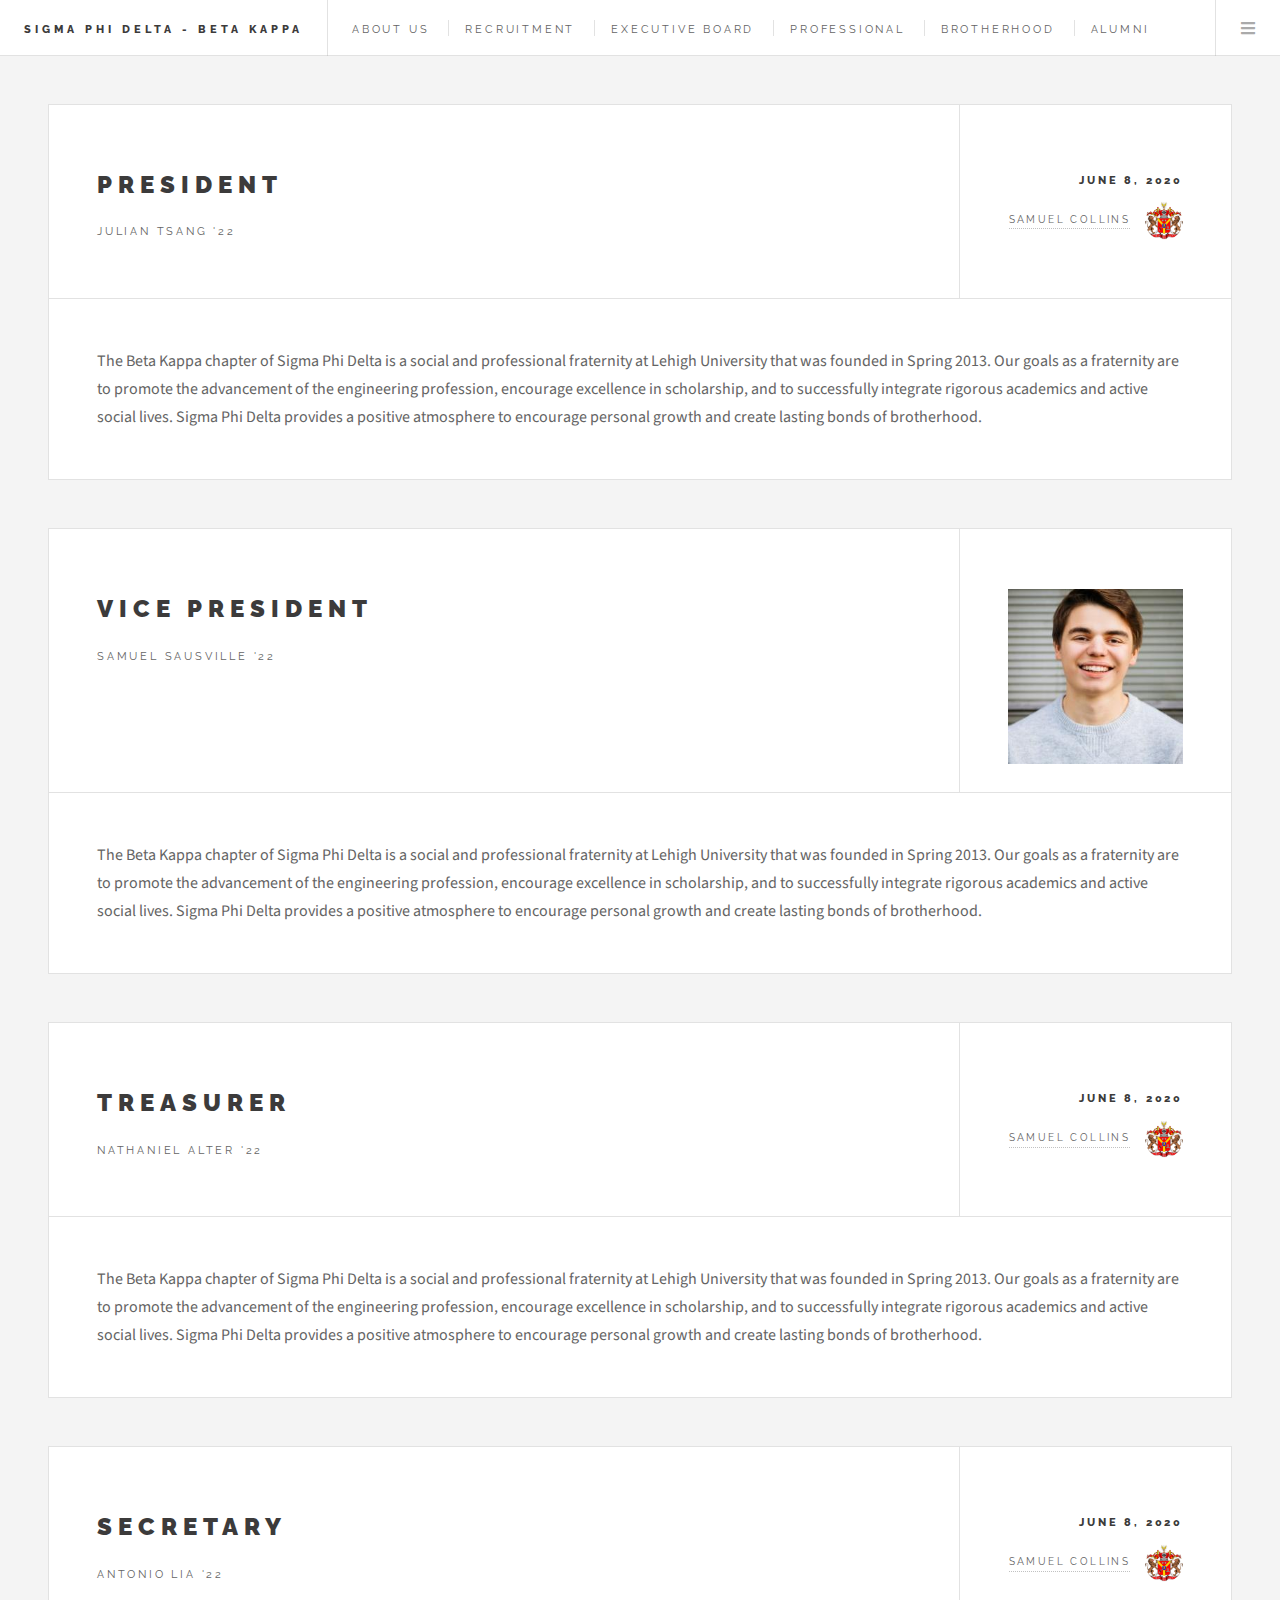
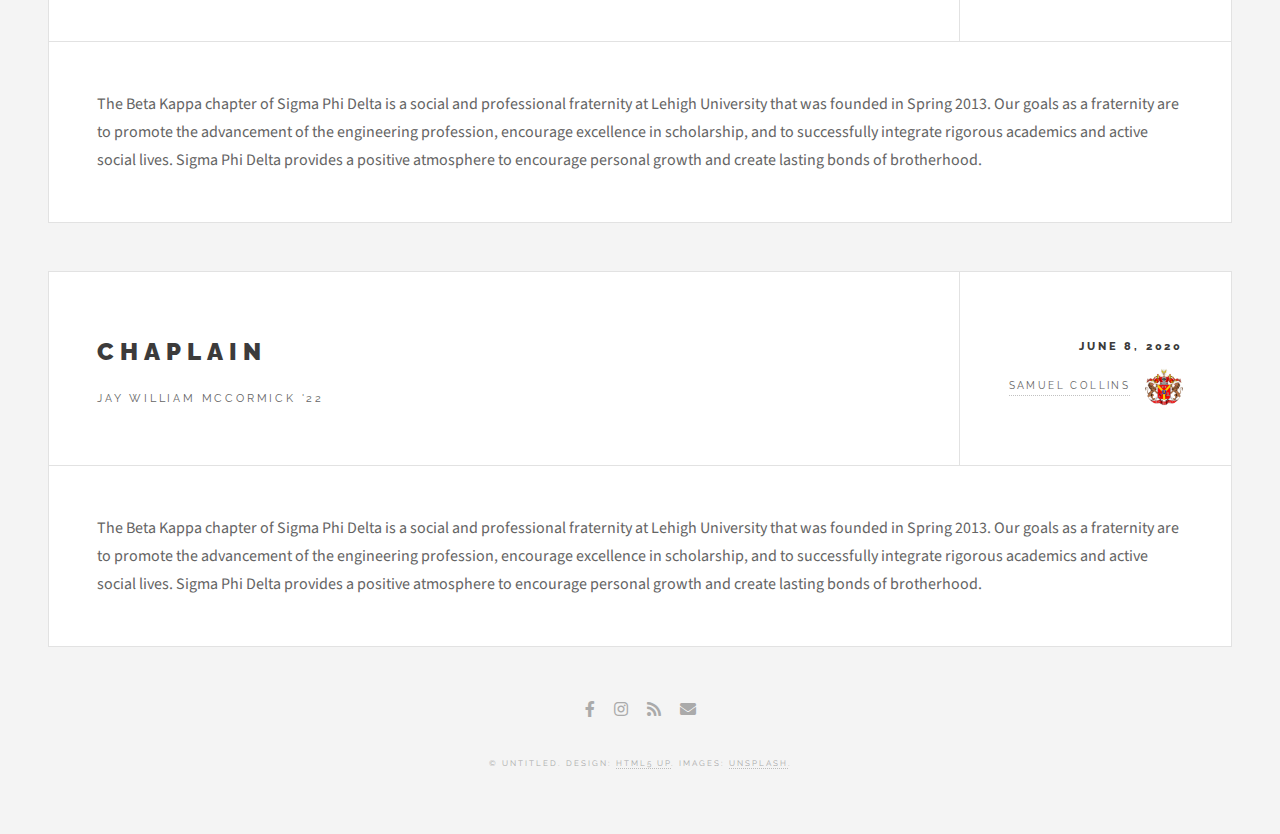
<file: executive-board.html>
<!DOCTYPE HTML>
<!--
	Future Imperfect by HTML5 UP
	html5up.net | @ajlkn
	Free for personal and commercial use under the CCA 3.0 license (html5up.net/license)
-->
<html>
	<head>
		<title>Sigma Phi Delta Beta Kappa</title>
		<meta charset="utf-8" />
		<meta name="viewport" content="width=device-width, initial-scale=1, user-scalable=no" />
		<link rel="stylesheet" href="assets/css/main.css" />
	</head>
	<body class="single is-preload">

		<!-- Wrapper -->
			<div id="wrapper">
				<!-- Header -->
				<header id="header">
					<h1><a href="index.html">Sigma Phi Delta - Beta Kappa</a></h1>
					<nav class="links">
						<ul>
							<li><a href="about us.html">About Us</a></li>
							<li><a href="recruitment.html">Recruitment</a></li>
							<li><a href="executive board.html">Executive Board</a></li>
							<li><a href="#">Professional</a></li>
							<li><a href="#">Brotherhood</a></li>
							<li><a href="alumni.html">Alumni</a></li>
						</ul>
					</nav>
					<nav class="main">
						<ul>
							<li class="menu">
								<a class="fa-bars" href="#menu">Menu</a>
							</li>
						</ul>
					</nav>
				</header>

				<!-- Menu -->
				<section id="menu">
					<!-- Links -->
						<section>
							<ul class="links">
								<li>
									<a href="about us.html">
										<h3>About Us</h3>
										
									</a>
								</li>
								<li>
									<a href="recruitment.html">
										<h3>Recruitment</h3>
										
									</a>
								</li>
								<li>
									<a href="executive board.html">
										<h3>Executive Board</h3>
										
									</a>
								</li>
								<li>
									<a href="#">
										<h3>Professional</h3>
										
									</a>
								</li>
								<li>
									<a href="#">
										<h3>Brotherhood</h3>
										
									</a>
								</li>
								<li>
									<a href="alumni.html">
										<h3>Alumni</h3>
										
									</a>
								</li>
							</ul>
						</section>
				</section>
				<!-- Main -->
					<div id="main">

						<!-- Post -->
							<article class="post">
								<header>
									<div class="title">
										<h2><a href="#">President</a></h2>
										<p>Julian Tsang '22</p>
									</div>
									<div class="meta">
										<time class="published" datetime="2015-11-01">June 8, 2020</time>
										<a href="#" class="author"><span class="name">Samuel Collins</span><img src="images/avatar.jpg" alt="" /></a>
									</div>
								</header>
								<p>The Beta Kappa chapter of Sigma Phi Delta is a social and professional fraternity at Lehigh University that was founded in Spring 2013. Our goals as a fraternity are to promote the advancement of the engineering profession, encourage excellence in scholarship, and to successfully integrate rigorous academics and active social lives. Sigma Phi Delta provides a positive atmosphere to encourage personal growth and create lasting bonds of brotherhood. </p>
							</article>
						<!-- Post -->
							<article class="post">
								<header>
									<div class="title">
										<h2><a href="#">Vice President</a></h2>
										<p>Samuel Sausville '22</p>
									</div>
									<div class="meta">
										<span class="image fit"><img src="images/SamSausville.jpg" alt="" /></span>
									</div>
								</header>
								<p>The Beta Kappa chapter of Sigma Phi Delta is a social and professional fraternity at Lehigh University that was founded in Spring 2013. Our goals as a fraternity are to promote the advancement of the engineering profession, encourage excellence in scholarship, and to successfully integrate rigorous academics and active social lives. Sigma Phi Delta provides a positive atmosphere to encourage personal growth and create lasting bonds of brotherhood. </p>
							</article>
						<!-- Post -->
							<article class="post">
								<header>
									<div class="title">
										<h2><a href="#">Treasurer</a></h2>
										<p>Nathaniel Alter '22</p>
									</div>
									<div class="meta">
										<time class="published" datetime="2015-11-01">June 8, 2020</time>
										<a href="#" class="author"><span class="name">Samuel Collins</span><img src="images/avatar.jpg" alt="" /></a>
									</div>
								</header>
								<p>The Beta Kappa chapter of Sigma Phi Delta is a social and professional fraternity at Lehigh University that was founded in Spring 2013. Our goals as a fraternity are to promote the advancement of the engineering profession, encourage excellence in scholarship, and to successfully integrate rigorous academics and active social lives. Sigma Phi Delta provides a positive atmosphere to encourage personal growth and create lasting bonds of brotherhood. </p>
							</article>
						<!-- Post -->
							<article class="post">
								<header>
									<div class="title">
										<h2><a href="#">Secretary</a></h2>
										<p>Antonio Lia '22</p>
									</div>
									<div class="meta">
										<time class="published" datetime="2015-11-01">June 8, 2020</time>
										<a href="#" class="author"><span class="name">Samuel Collins</span><img src="images/avatar.jpg" alt="" /></a>
									</div>
								</header>
								<p>The Beta Kappa chapter of Sigma Phi Delta is a social and professional fraternity at Lehigh University that was founded in Spring 2013. Our goals as a fraternity are to promote the advancement of the engineering profession, encourage excellence in scholarship, and to successfully integrate rigorous academics and active social lives. Sigma Phi Delta provides a positive atmosphere to encourage personal growth and create lasting bonds of brotherhood. </p>
							</article>
						<!-- Post -->
						<article class="post">
							<header>
								<div class="title">
									<h2><a href="#">Chaplain</a></h2>
									<p>Jay William McCormick '22</p>
								</div>
								<div class="meta">
									<time class="published" datetime="2015-11-01">June 8, 2020</time>
									<a href="#" class="author"><span class="name">Samuel Collins</span><img src="images/avatar.jpg" alt="" /></a>
								</div>
							</header>
							<p>The Beta Kappa chapter of Sigma Phi Delta is a social and professional fraternity at Lehigh University that was founded in Spring 2013. Our goals as a fraternity are to promote the advancement of the engineering profession, encourage excellence in scholarship, and to successfully integrate rigorous academics and active social lives. Sigma Phi Delta provides a positive atmosphere to encourage personal growth and create lasting bonds of brotherhood. </p>
						</article>
				<!-- Footer -->
				<section id="footer">
					<ul class="icons">
						<li><a href="https://www.facebook.com/SigmaPhiDeltaLehigh/" class="icon brands fa-facebook-f"><span class="label">Facebook</span></a></li>
						<li><a href="https://www.instagram.com/lehighspd/?hl=en" class="icon brands fa-instagram"><span class="label">Instagram</span></a></li>
						<li><a href="#" class="icon solid fa-rss"><span class="label">RSS</span></a></li>
						<li><a href="#" class="icon solid fa-envelope"><span class="label">Email</span></a></li>
					</ul>
					<p class="copyright">&copy; Untitled. Design: <a href="http://html5up.net">HTML5 UP</a>. Images: <a href="http://unsplash.com">Unsplash</a>.</p>
				</section>

			</div>

		<!-- Scripts -->
			<script src="assets/js/jquery.min.js"></script>
			<script src="assets/js/browser.min.js"></script>
			<script src="assets/js/breakpoints.min.js"></script>
			<script src="assets/js/util.js"></script>
			<script src="assets/js/main.js"></script>

	</body>
</html>
</file>
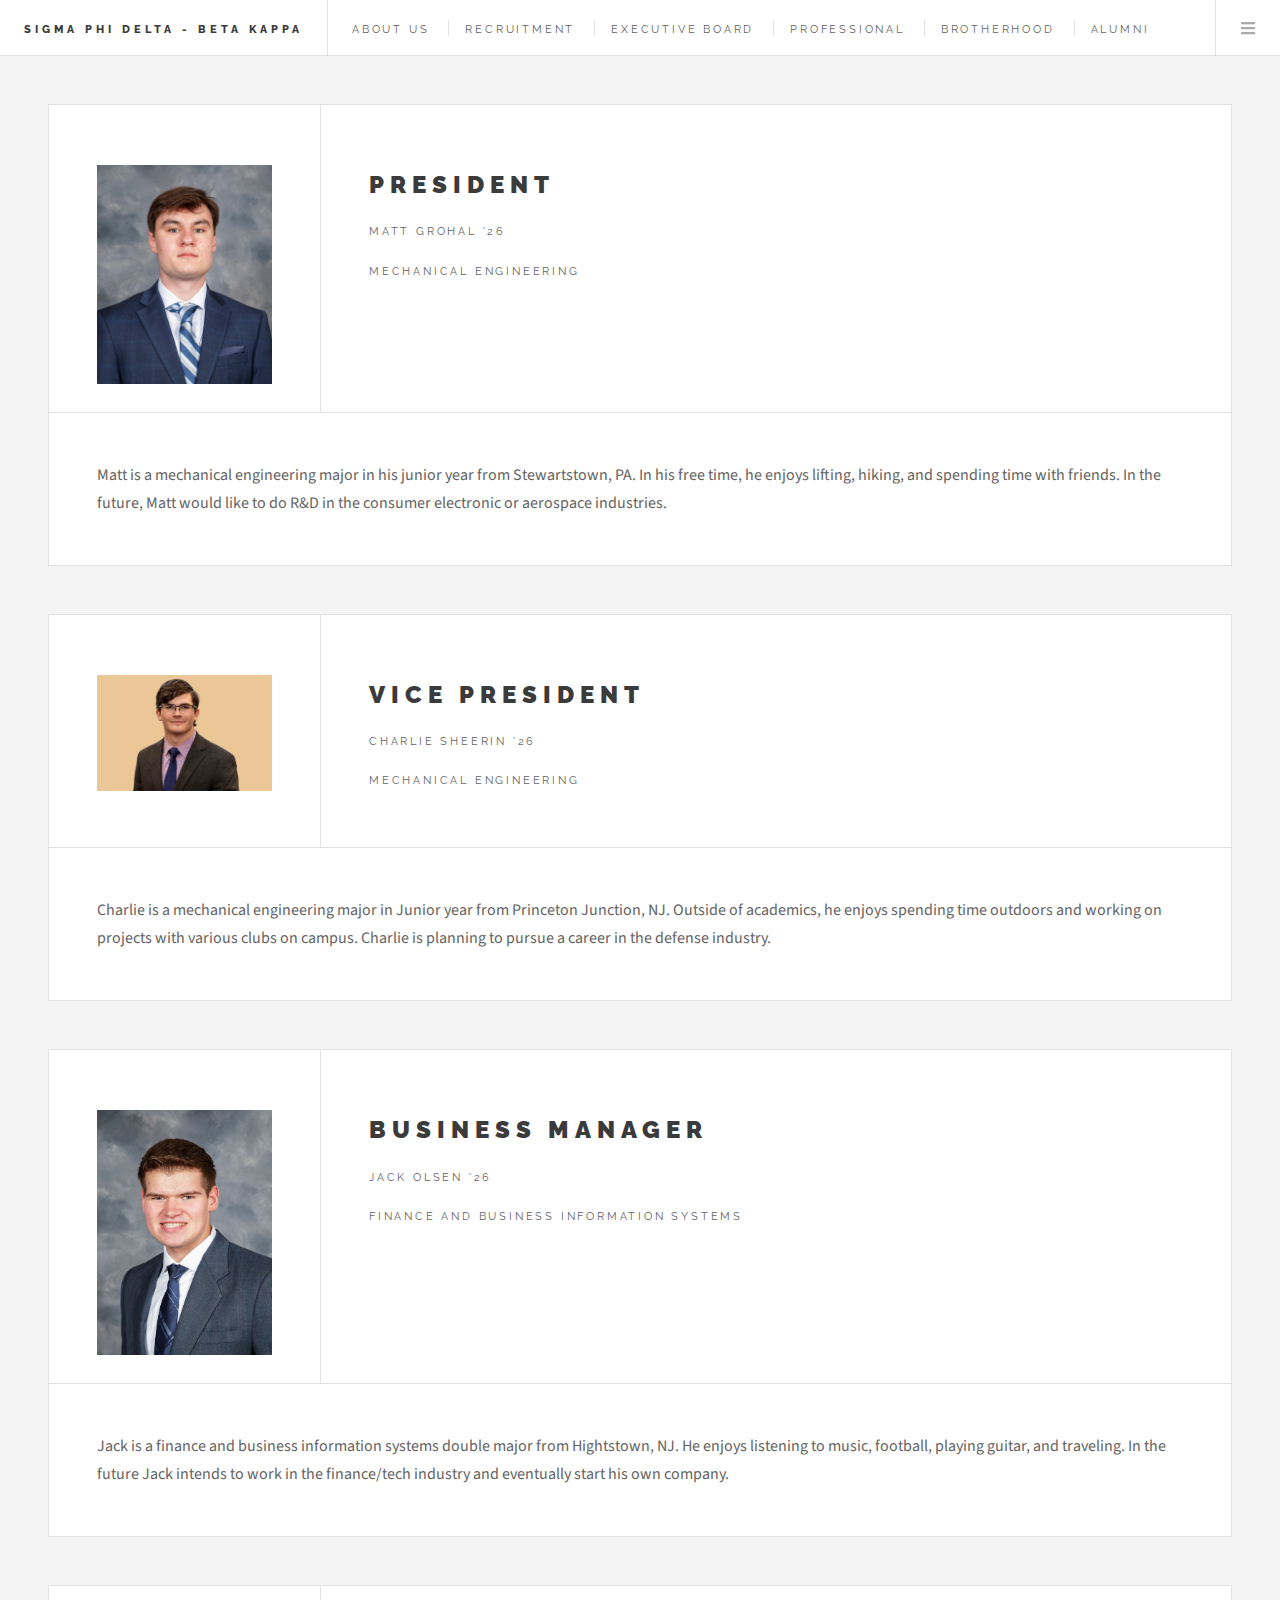
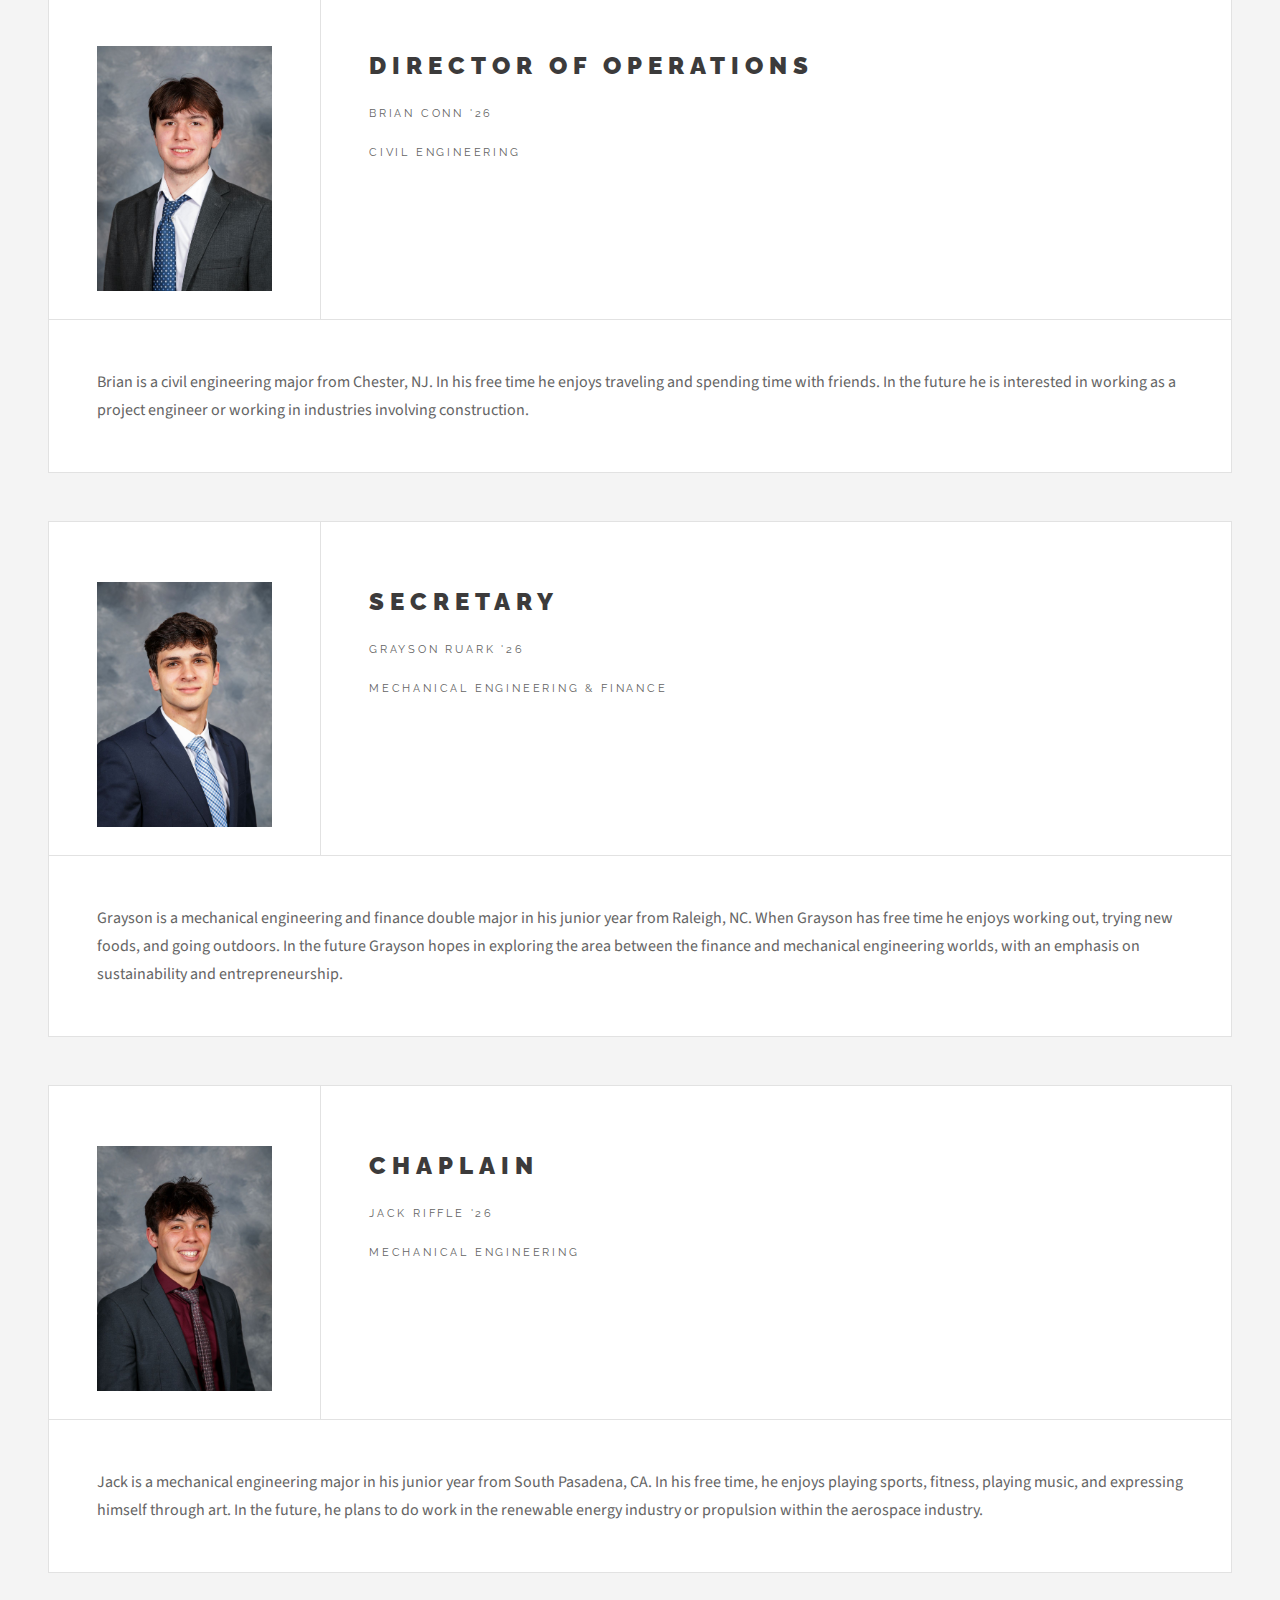
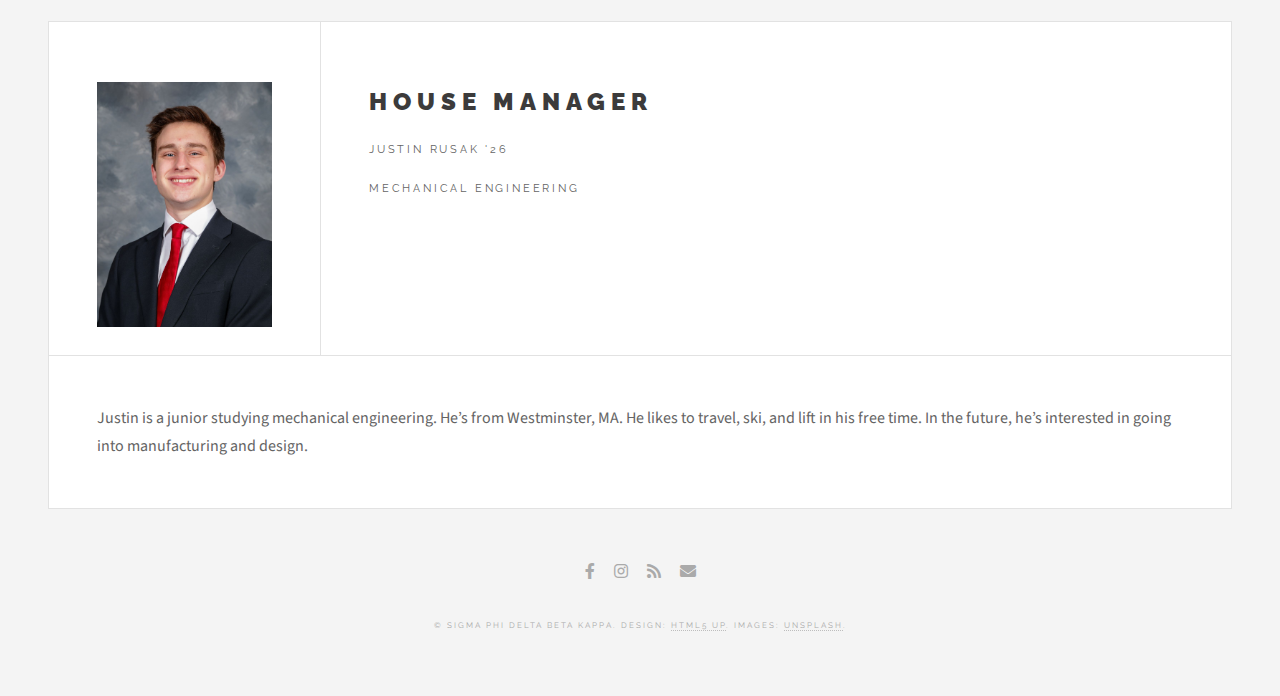
<file: executiveboard.html>
<!DOCTYPE HTML>
<!--
	Future Imperfect by HTML5 UP
	html5up.net | @ajlkn
	Free for personal and commercial use under the CCA 3.0 license (html5up.net/license)
-->
<html>

<head>
	<title>Sigma Phi Delta Beta Kappa</title>
	<meta charset="utf-8" />
	<meta name="viewport" content="width=device-width, initial-scale=1, user-scalable=no" />
	<link rel="stylesheet" href="assets/css/main.css" />
</head>

<body class="single is-preload">

	<!-- Wrapper -->
	<div id="wrapper">
		<!-- Header -->
		<header id="header">
			<h1><a href="index.html">Sigma Phi Delta - Beta Kappa</a></h1>
			<nav class="links">
				<ul>
					<li><a href="about-us.html">About Us</a></li>
					<li><a href="recruitment.html">Recruitment</a></li>
					<li><a href="executiveboard.html">Executive Board</a></li>
					<li><a href="professional.html">Professional</a></li>
					<li><a href="brotherhood.html">Brotherhood</a></li>
					<li><a href="alumni.html">Alumni</a></li>
					<li><a href="donate.html">Donate</a></li>
				</ul>
			</nav>
			<nav class="main">
				<ul>
					<li class="menu">
						<a class="fa-bars" href="#menu">Menu</a>
					</li>
				</ul>
			</nav>
		</header>

		<!-- Menu -->
		<section id="menu">
			<!-- Links -->
			<section>
				<ul class="links">
					<li>
						<a href="about-us.html">
							<h3>About Us</h3>

						</a>
					</li>
					<li>
						<a href="recruitment.html">
							<h3>Recruitment</h3>

						</a>
					</li>
					<li>
						<a href="executiveboard.html">
							<h3>Executive Board</h3>

						</a>
					</li>
					<li>
						<a href="professional.html">
							<h3>Professional</h3>

						</a>
					</li>
					<li>
						<a href="brotherhood.html">
							<h3>Brotherhood</h3>

						</a>
					</li>
					<li>
						<a href="alumni.html">
							<h3>Alumni</h3>

						</a>
					</li>
					<li>
						<a href="donate.html">
							<h3>Donate</h3>
						</a>
					</li>
				</ul>
			</section>
		</section>
		<!-- Main -->
		<div id="main">

			<!-- Post -->
			<article class="post">
				<header>
					<div class="headshot">
						<span class="image fit"><img src="images/MattGrohal.jpg" alt="" /></span>
					</div>
					<div class="title">
						<h2><a href="#">President</a></h2>
						<p>Matt Grohal '26</p>
						<p>Mechanical Engineering</p>
					</div>
				</header>
				<p>Matt is a mechanical engineering major in his junior year from Stewartstown, PA. In his free time, he enjoys
					lifting, hiking, and spending time with friends. In the future, Matt would like to do R&D in the consumer
					electronic or aerospace industries.</p>
			</article>
			<!-- Post -->
			<article class="post">
				<header>
					<div class="headshot">
						<span class="image fit"><img src="images/CharlieSheerin.png" alt="" /></span>
					</div>
					<div class="title">
						<h2><a href="#">Vice President</a></h2>
						<p>Charlie Sheerin '26</p>
						<p>Mechanical Engineering</p>
					</div>

				</header>
				<p>Charlie is a mechanical engineering major in Junior year from Princeton Junction, NJ.  Outside of academics,
					 he enjoys spending time outdoors and working on projects with various clubs on campus. 
					Charlie is planning to pursue a career in the defense industry.</p>
			</article>
			<!-- Post -->
			<article class="post">
				<header>
					<div class="headshot">
						<span class="image fit"><img src="images/JackOlsen.jpeg" alt="" /></span>
					</div>
					<div class="title">
						<h2><a href="#">Business Manager</a></h2>
						<p>Jack Olsen '26</p>
						<p>Finance and Business Information Systems</p>
					</div>
				</header>
				<p>Jack is a finance and business information systems double major from Hightstown, NJ. He enjoys listening 
					to music, football, playing guitar, and traveling. In the future Jack intends to work in the finance/tech industry 
					and eventually start his own company.
					</p>
			</article>
			<!-- Post -->
			<article class="post">
				<header>
					<div class="headshot">
						<span class="image fit"><img src="images/BrianConn.jpeg" alt="" /></span>
					</div>
					<div class="title">
						<h2><a href="#">Director of Operations</a></h2>
						<p>Brian Conn '26</p>
						<p>Civil Engineering</p>
					</div>
				</header>
				<p>Brian is a civil engineering major from Chester, NJ. In his free time he enjoys traveling and spending time with
					friends. In the future he is interested in working as a project engineer or working in industries involving construction.</p>
			</article>
			<!-- Post -->
			<article class="post">
				<header>
					<div class="headshot">
						<span class="image fit"><img src="images/GraysonRuark.jpeg" alt="" /></span>
					</div>
					<div class="title">
						<h2><a href="#">Secretary</a></h2>
						<p>Grayson Ruark '26</p>
						<p>Mechanical Engineering & Finance</p>
					</div>
				</header>
				<p>Grayson is a mechanical engineering and finance double major in his junior year from Raleigh, NC. When
					Grayson has free time he enjoys working out, trying new foods, and going outdoors. In the future Grayson
					hopes in exploring the area between the finance and mechanical engineering worlds, with an emphasis on
					sustainability and entrepreneurship.
					</p>
			</article>
			<!-- Post -->
			<article class="post">
				<header>
					<div class="headshot">
						<span class="image fit"><img src="images/JackRiffle.jpeg" alt="" /></span>
					</div>
					<div class="title">
						<h2><a href="#">Chaplain</a></h2>
						<p>Jack Riffle '26</p>
						<p>Mechanical Engineering</p>
					</div>
				</header>
				<p>Jack is a mechanical engineering major in his junior year from South Pasadena, CA. In his free time, he 
					enjoys playing sports, fitness, playing music, and expressing himself through art. In the future, he plans to 
					do work in the renewable energy industry or propulsion within the aerospace industry.
					</p>
			</article>
			<!-- Post -->
			<article class="post">
				<header>
					<div class="headshot">
						<span class="image fit"><img src="images/JustinRusak.jpeg" alt="" /></span>
					</div>
					<div class="title">
						<h2><a href="#">House Manager</a></h2>
						<p>Justin Rusak '26</p>
						<p>Mechanical Engineering</p>
					</div>
				</header>
				<p>Justin is a junior studying mechanical engineering. He’s from Westminster, MA. He likes to travel, ski,
				and lift in his free time. In the future, he’s interested in going into manufacturing and design.</p>
			</article>
			<!-- Footer -->
			<section id="footer">
				<ul class="icons">
					<li><a href="https://www.facebook.com/SigmaPhiDeltaLehigh/" class="icon brands fa-facebook-f"><span
								class="label">Facebook</span></a></li>
					<li><a href="https://www.instagram.com/lehighspd/?hl=en" class="icon brands fa-instagram"><span
								class="label">Instagram</span></a></li>
					<li><a href="#" class="icon solid fa-rss"><span class="label">RSS</span></a></li>
					<li><a href="#" class="icon solid fa-envelope"><span class="label">Email</span></a></li>
				</ul>
				<p class="copyright">&copy; Sigma Phi Delta Beta Kappa. Design: <a href="http://html5up.net">HTML5
						UP</a>. Images: <a href="http://unsplash.com">Unsplash</a>.</p>
			</section>

		</div>

		<!-- Scripts -->
		<script src="assets/js/jquery.min.js"></script>
		<script src="assets/js/browser.min.js"></script>
		<script src="assets/js/breakpoints.min.js"></script>
		<script src="assets/js/util.js"></script>
		<script src="assets/js/main.js"></script>

</body>

</html>
</file>
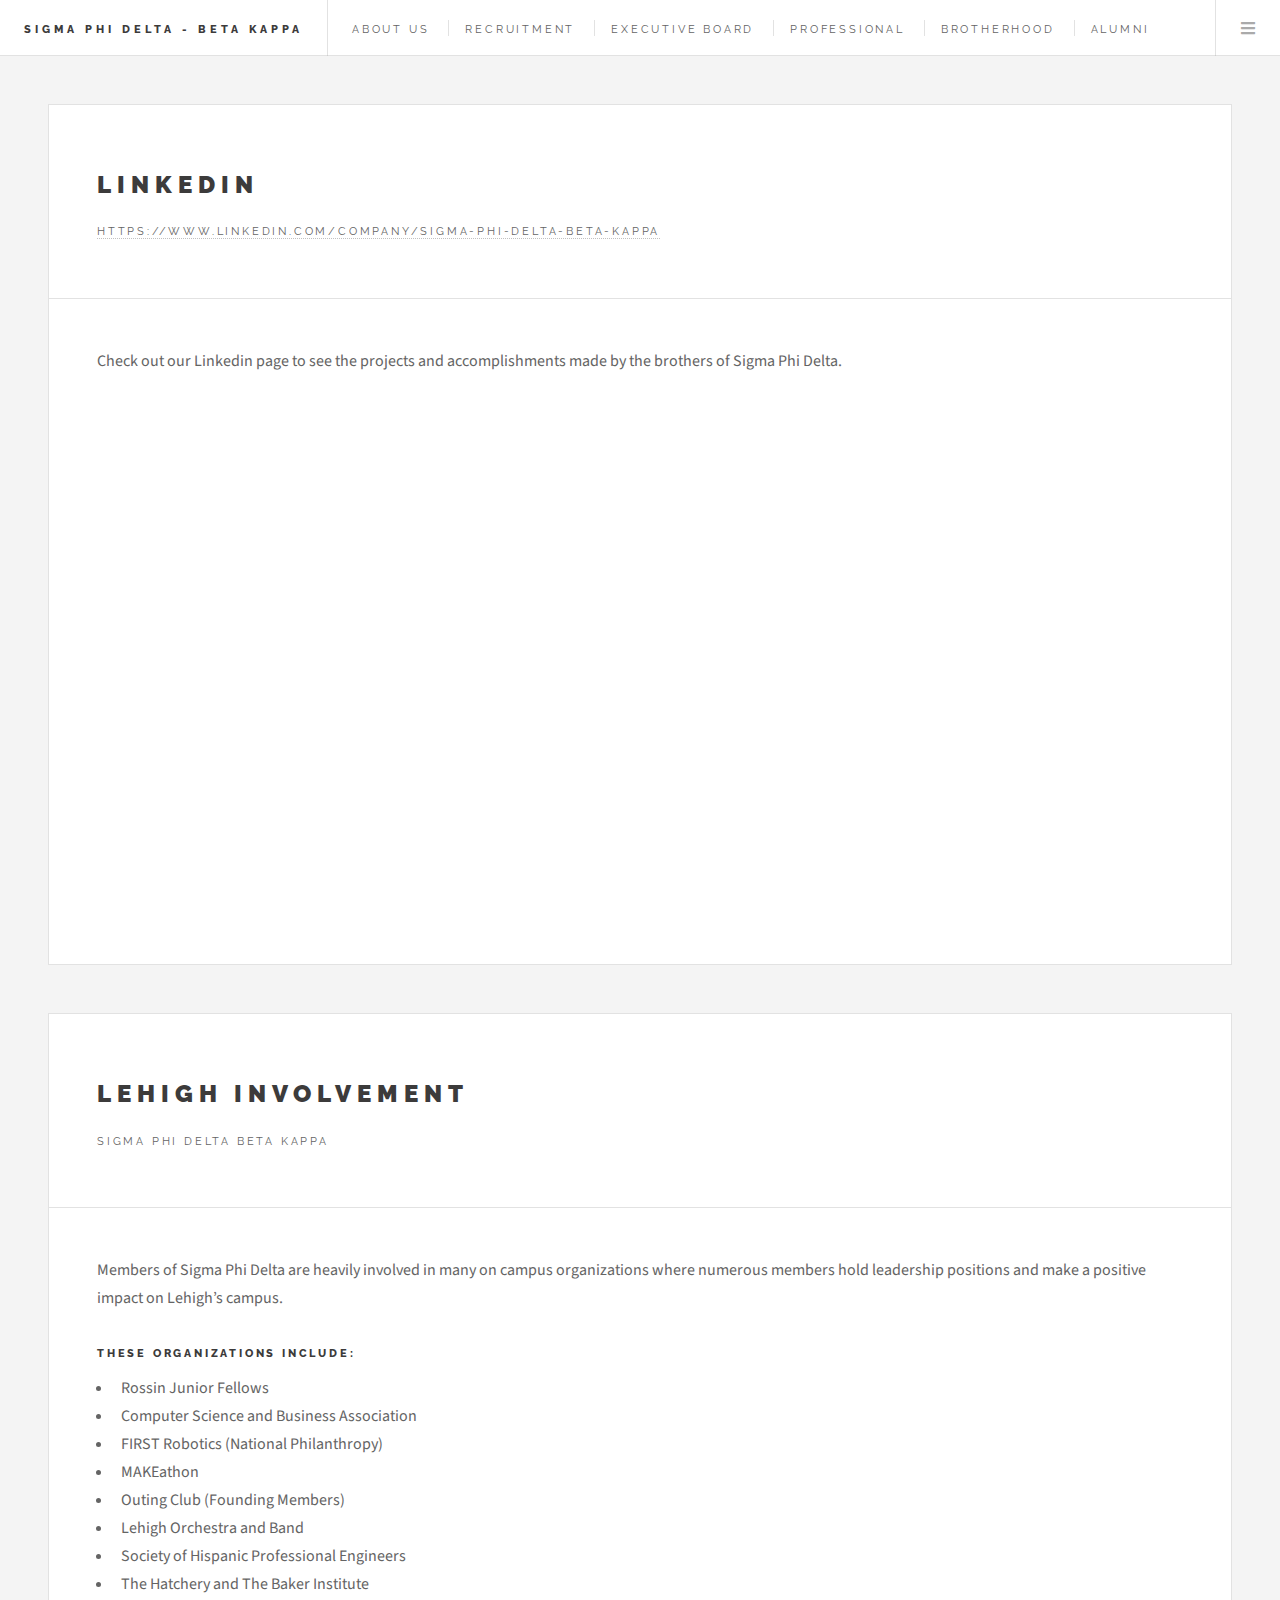
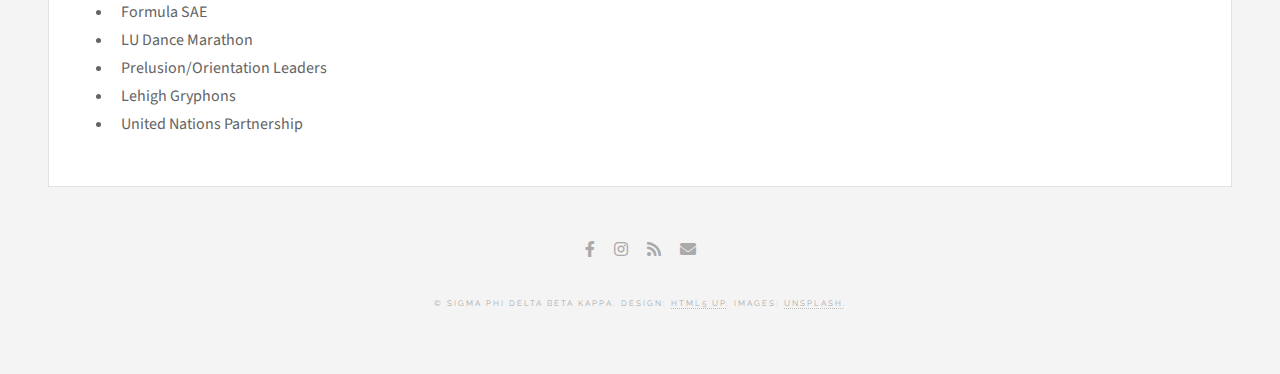
<file: professional.html>
<!DOCTYPE html>
<!--
	Future Imperfect by HTML5 UP
	html5up.net | @ajlkn
	Free for personal and commercial use under the CCA 3.0 license (html5up.net/license)
-->
<html>
  <head>
    <title>Sigma Phi Delta Beta Kappa</title>
    <meta charset="utf-8" />
    <meta
      name="viewport"
      content="width=device-width, initial-scale=1, user-scalable=no"
    />
    <link rel="stylesheet" href="assets/css/main.css" />
  </head>
  <body class="single is-preload">
    <!-- Wrapper -->
    <div id="wrapper">
      <!-- Header -->
      <header id="header">
        <h1><a href="index.html">Sigma Phi Delta - Beta Kappa</a></h1>
        <nav class="links">
          <ul>
            <li><a href="about-us.html">About Us</a></li>
            <li><a href="recruitment.html">Recruitment</a></li>
            <li><a href="executiveboard.html">Executive Board</a></li>
            <li><a href="professional.html">Professional</a></li>
            <li><a href="brotherhood.html">Brotherhood</a></li>
            <li><a href="alumni.html">Alumni</a></li>
            <li><a href="donate.html">Donate</a></li>
          </ul>
        </nav>
        <nav class="main">
          <ul>

            <li class="menu">
              <a class="fa-bars" href="#menu">Menu</a>
            </li>
          </ul>
        </nav>
      </header>

      <!-- Menu -->
      <section id="menu">
        <!-- Search 
						<section>
							<form class="search" method="get" action="#">
								<input type="text" name="query" placeholder="Search" />
							</form>
						</section>
					-->

        <!-- Links -->
        <section>
          <ul class="links">
            <li>
              <a href="about-us.html">
                <h3>About Us</h3>
              </a>
            </li>
            <li>
              <a href="recruitment.html">
                <h3>Recruitment</h3>
              </a>
            </li>
            <li>
              <a href="executiveboard.html">
                <h3>Executive Board</h3>
              </a>
            </li>
            <li>
              <a href="professional.html">
                <h3>Professional</h3>
              </a>
            </li>
            <li>
              <a href="brotherhood.html">
                <h3>Brotherhood</h3>
              </a>
            </li>
            <li>
              <a href="alumni.html">
                <h3>Alumni</h3>
              </a>
            </li>
            <li>
              <a href ="donate.html">
                <h3>Donate</h3>
              </a>
            </li>
          </ul>
        </section>

        <!-- Actions
						<section>
							<ul class="actions stacked">
								<li><a href="#" class="button large fit">Log In</a></li>
							</ul>
						</section>
					-->
      </section>
      <!-- Main -->
      <div id="main">
          <!-- Post -->
							<article class="post">
								<header>
									<div class="title">
										<h2><a href="https://www.linkedin.com/company/sigma-phi-delta-beta-kappa">Linkedin</a></h2>
										<p><a href="https://www.linkedin.com/company/sigma-phi-delta-beta-kappa">https://www.linkedin.com/company/sigma-phi-delta-beta-kappa</a></p>
								</header>
								<p>Check out our Linkedin page to see the projects and accomplishments made by the brothers of Sigma Phi Delta.</p>
                <p class="text"><iframe src="https://www.linkedin.com/embed/feed/update/urn:li:share:6659364473863839744" allowfullscreen="" title="Embedded post" width="504" height="500" frameborder="0"></iframe> <iframe src="https://www.linkedin.com/embed/feed/update/urn:li:share:6657060217228013568" allowfullscreen="" title="Embedded post" width="504" height="500" frameborder="0"></iframe></p>
                
							</article>
        <!-- Post -->
        <article class="post">
          <header>
            <div class="title">
              <h2><a href="#">Lehigh Involvement</a></h2>
              <p>Sigma Phi Delta Beta Kappa</p>
            </div>
          </header>
          <p>Members of Sigma Phi Delta are heavily involved in many on campus organizations where numerous members hold leadership positions and make a positive impact on Lehigh’s campus.</p>
          <h4>These organizations include:</h4>
											<ul>
												<li>Rossin Junior Fellows</li>
                        <li>Computer Science and Business Association</li>
                        <li>FIRST Robotics (National Philanthropy)</li>
                        <li>MAKEathon</li>
                        <li>Outing Club (Founding Members)</li>
                        <li>Lehigh Orchestra and Band</li>
                        <li>Society of Hispanic Professional Engineers</li>
                        <li>The Hatchery and The Baker Institute</li>
                        <li>Formula SAE</li>
                        <li>LU Dance Marathon</li>
                        <li>Prelusion/Orientation Leaders</li>
                        <li>Lehigh Gryphons</li>
                        <li>United Nations Partnership</li>
											</ul>
          <footer>
            <!--
									ul class="stats">
										<li><a href="#">General</a></li>
										<li><a href="#" class="icon solid fa-heart">28</a></li>
										<li><a href="#" class="icon solid fa-comment">128</a></li>
									</ul>
								-->
          </footer>
        </article>
      </div>
      
      <!-- Footer -->
      <section id="footer">
        <ul class="icons">
          <!--Twitter
						<li><a href="#" class="icon brands fa-twitter"><span class="label">Twitter</span></a></li>
						-->
          <li>
            <a
              href="https://www.facebook.com/SigmaPhiDeltaLehigh/"
              class="icon brands fa-facebook-f"
              ><span class="label">Facebook</span></a
            >
          </li>
          <li>
            <a
              href="https://www.instagram.com/lehighspd/?hl=en"
              class="icon brands fa-instagram"
              ><span class="label">Instagram</span></a
            >
          </li>
          <li>
            <a href="#" class="icon solid fa-rss"
              ><span class="label">RSS</span></a
            >
          </li>
          <li>
            <a href="#" class="icon solid fa-envelope"
              ><span class="label">Email</span></a
            >
          </li>
        </ul>
        <p class="copyright">
          &copy; Sigma Phi Delta Beta Kappa. Design: <a href="http://html5up.net">HTML5 UP</a>.
          Images: <a href="http://unsplash.com">Unsplash</a>.
        </p>
      </section>
    </div>

    <!-- Scripts -->
    <script src="assets/js/jquery.min.js"></script>
    <script src="assets/js/browser.min.js"></script>
    <script src="assets/js/breakpoints.min.js"></script>
    <script src="assets/js/util.js"></script>
    <script src="assets/js/main.js"></script>
  </body>
</html>
</file>
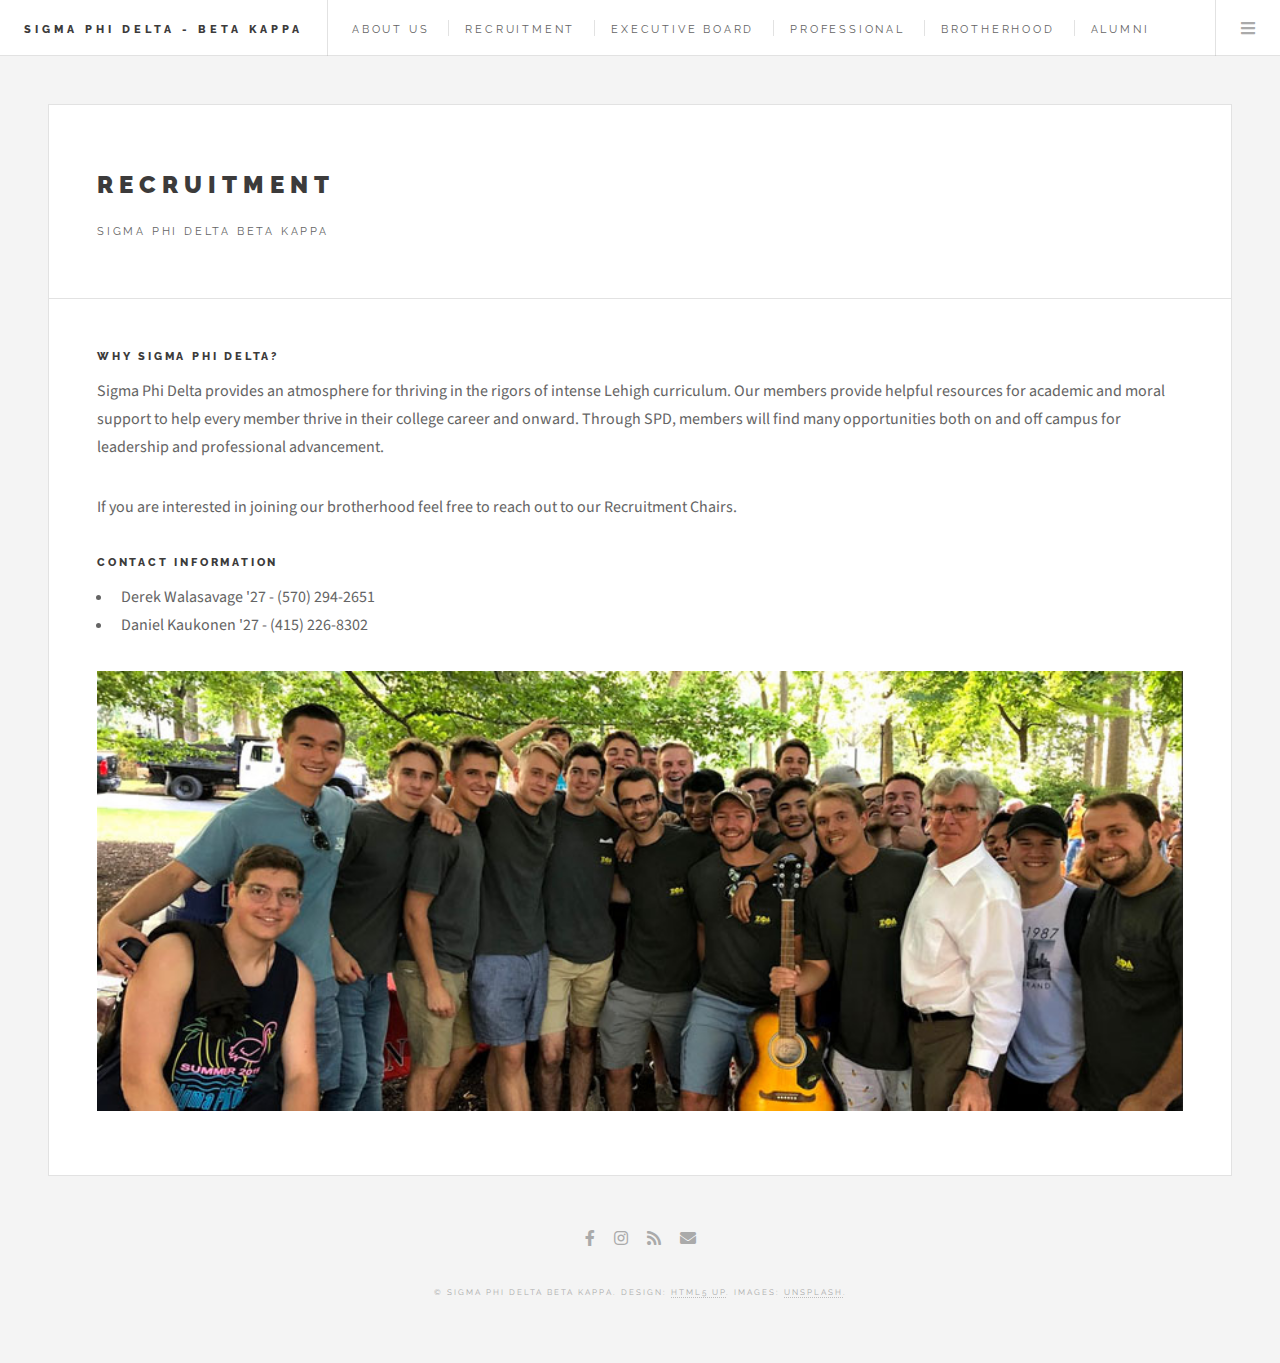
<file: recruitment.html>
<!DOCTYPE html>
<!--
	Future Imperfect by HTML5 UP
	html5up.net | @ajlkn
	Free for personal and commercial use under the CCA 3.0 license (html5up.net/license)
-->
<html>
  <head>
    <title>Sigma Phi Delta Beta Kappa</title>
    <meta charset="utf-8" />
    <meta
      name="viewport"
      content="width=device-width, initial-scale=1, user-scalable=no"
    />
    <link rel="stylesheet" href="assets/css/main.css" />
  </head>
  <body class="single is-preload">
    <!-- Wrapper -->
    <div id="wrapper">
      <!-- Header -->
      <header id="header">
        <h1><a href="index.html">Sigma Phi Delta - Beta Kappa</a></h1>
        <nav class="links">
          <ul>
            <li><a href="about-us.html">About Us</a></li>
            <li><a href="recruitment.html">Recruitment</a></li>
            <li><a href="executiveboard.html">Executive Board</a></li>
            <li><a href="professional.html">Professional</a></li>
            <li><a href="brotherhood.html">Brotherhood</a></li>
            <li><a href="alumni.html">Alumni</a></li>
            <li><a href="donate.html">Donate</a></li>
          </ul>
        </nav>
        <nav class="main">
          <ul>
            <!--Search Integration
							<li class="search">
								<a class="fa-search" href="#search">Search</a>
								<form id="search" method="get" action="#">
									<input type="text" name="query" placeholder="Search" />
								</form>
							</li>
						-->

            <li class="menu">
              <a class="fa-bars" href="#menu">Menu</a>
            </li>
          </ul>
        </nav>
      </header>

      <!-- Menu -->
      <section id="menu">
        <!-- Search 
						<section>
							<form class="search" method="get" action="#">
								<input type="text" name="query" placeholder="Search" />
							</form>
						</section>
					-->

        <!-- Links -->
        <section>
          <ul class="links">
            <li>
              <a href="about-us.html">
                <h3>About Us</h3>
              </a>
            </li>
            <li>
              <a href="recruitment.html">
                <h3>Recruitment</h3>
              </a>
            </li>
            <li>
              <a href="executiveboard.html">
                <h3>Executive Board</h3>
              </a>
            </li>
            <li>
              <a href="professional.html">
                <h3>Professional</h3>
              </a>
            </li>
            <li>
              <a href="brotherhood.html">
                <h3>Brotherhood</h3>
              </a>
            </li>
            <li>
              <a href="alumni.html">
                <h3>Alumni</h3>
              </a>
            </li>
            <li>
              <a href ="donate.html">
                <h3>Donate</h3>
              </a>
            </li>
          </ul>
        </section>

        <!-- Actions
						<section>
							<ul class="actions stacked">
								<li><a href="#" class="button large fit">Log In</a></li>
							</ul>
						</section>
					-->
      </section>
      <!-- Main -->
      <div id="main">
        <!-- Post -->
        <!-- Post -->
        <article class="post">
          <header>
            <div class="title">
              <h2><a href="#">Recruitment</a></h2>
              <p>Sigma Phi Delta Beta Kappa</p>
            </div>
          </header>
      
          <h4>Why Sigma Phi Delta?</h4>
          <p>
            Sigma Phi Delta provides an atmosphere for thriving in the rigors of intense Lehigh curriculum. Our members provide helpful resources for academic and moral support to help every member thrive in their college career and onward. Through SPD, members will find many opportunities both on and off campus for leadership and professional advancement.
          </p>
          <p>If you are interested in joining our brotherhood feel free to reach out to our Recruitment Chairs.</p>
          <h4>Contact Information</h4>
          <ul>
            <li>Derek Walasavage '27 - (570) 294-2651</li>
            <li>Daniel Kaukonen '27 - (415) 226-8302</li>
          </ul>
          <span class="image featured"
            ><img src="images/recruitment.jpg" alt=""
          /></span>
          <footer>
            <!--
									ul class="stats">
										<li><a href="#">General</a></li>
										<li><a href="#" class="icon solid fa-heart">28</a></li>
										<li><a href="#" class="icon solid fa-comment">128</a></li>
									</ul>
								-->
          </footer>
        </article>
      </div>
  
      <!--Form (Broken right now but could possibly fix later)
      <section>
        <h3>Form</h3>
        <form method="post" action="#">
          <div class="row gtr-uniform">
            <div class="col-6 col-12-xsmall">
              <input
                type="text"
                name="demo-name"
                id="demo-name"
                value=""
                placeholder="Name"
              />
            </div>
            <div class="col-6 col-12-xsmall">
              <input
                type="email"
                name="demo-email"
                id="demo-email"
                value=""
                placeholder="Email"
              />
            </div>
            <div class="col-6 col-12-small">
              <input type="checkbox" id="demo-copy" name="demo-copy" />
              <label for="demo-copy">Email me a copy</label>
            </div>
            <div class="col-6 col-12-small">
              <input
                type="checkbox"
                id="demo-human"
                name="demo-human"
                checked
              />
              <label for="demo-human">Not a robot</label>
            </div>
            <div class="col-12">
              <textarea
                name="demo-message"
                id="demo-message"
                placeholder="Enter your message"
                rows="6"
              ></textarea>
            </div>
            <div class="col-12">
              <ul class="actions">
                <li><input type="submit" value="Send Message" /></li>
                <li><input type="reset" value="Reset" /></li>
              </ul>
            </div>
          </div>
        </form>
      </section>
      -->
    

      <!-- Footer -->
      <section id="footer">
        <ul class="icons">
          <!--Twitter
						<li><a href="#" class="icon brands fa-twitter"><span class="label">Twitter</span></a></li>
						-->
          <li>
            <a
              href="https://www.facebook.com/SigmaPhiDeltaLehigh/"
              class="icon brands fa-facebook-f"
              ><span class="label">Facebook</span></a
            >
          </li>
          <li>
            <a
              href="https://www.instagram.com/lehighspd/?hl=en"
              class="icon brands fa-instagram"
              ><span class="label">Instagram</span></a
            >
          </li>
          <li>
            <a href="#" class="icon solid fa-rss"
              ><span class="label">RSS</span></a
            >
          </li>
          <li>
            <a href="#" class="icon solid fa-envelope"
              ><span class="label">Email</span></a
            >
          </li>
        </ul>
        <p class="copyright">
          &copy; Sigma Phi Delta Beta Kappa. Design: <a href="http://html5up.net">HTML5 UP</a>.
          Images: <a href="http://unsplash.com">Unsplash</a>.
        </p>
      </section>
    </div>

    <!-- Scripts -->
    <script src="assets/js/jquery.min.js"></script>
    <script src="assets/js/browser.min.js"></script>
    <script src="assets/js/breakpoints.min.js"></script>
    <script src="assets/js/util.js"></script>
    <script src="assets/js/main.js"></script>
  </body>
</html>
</file>
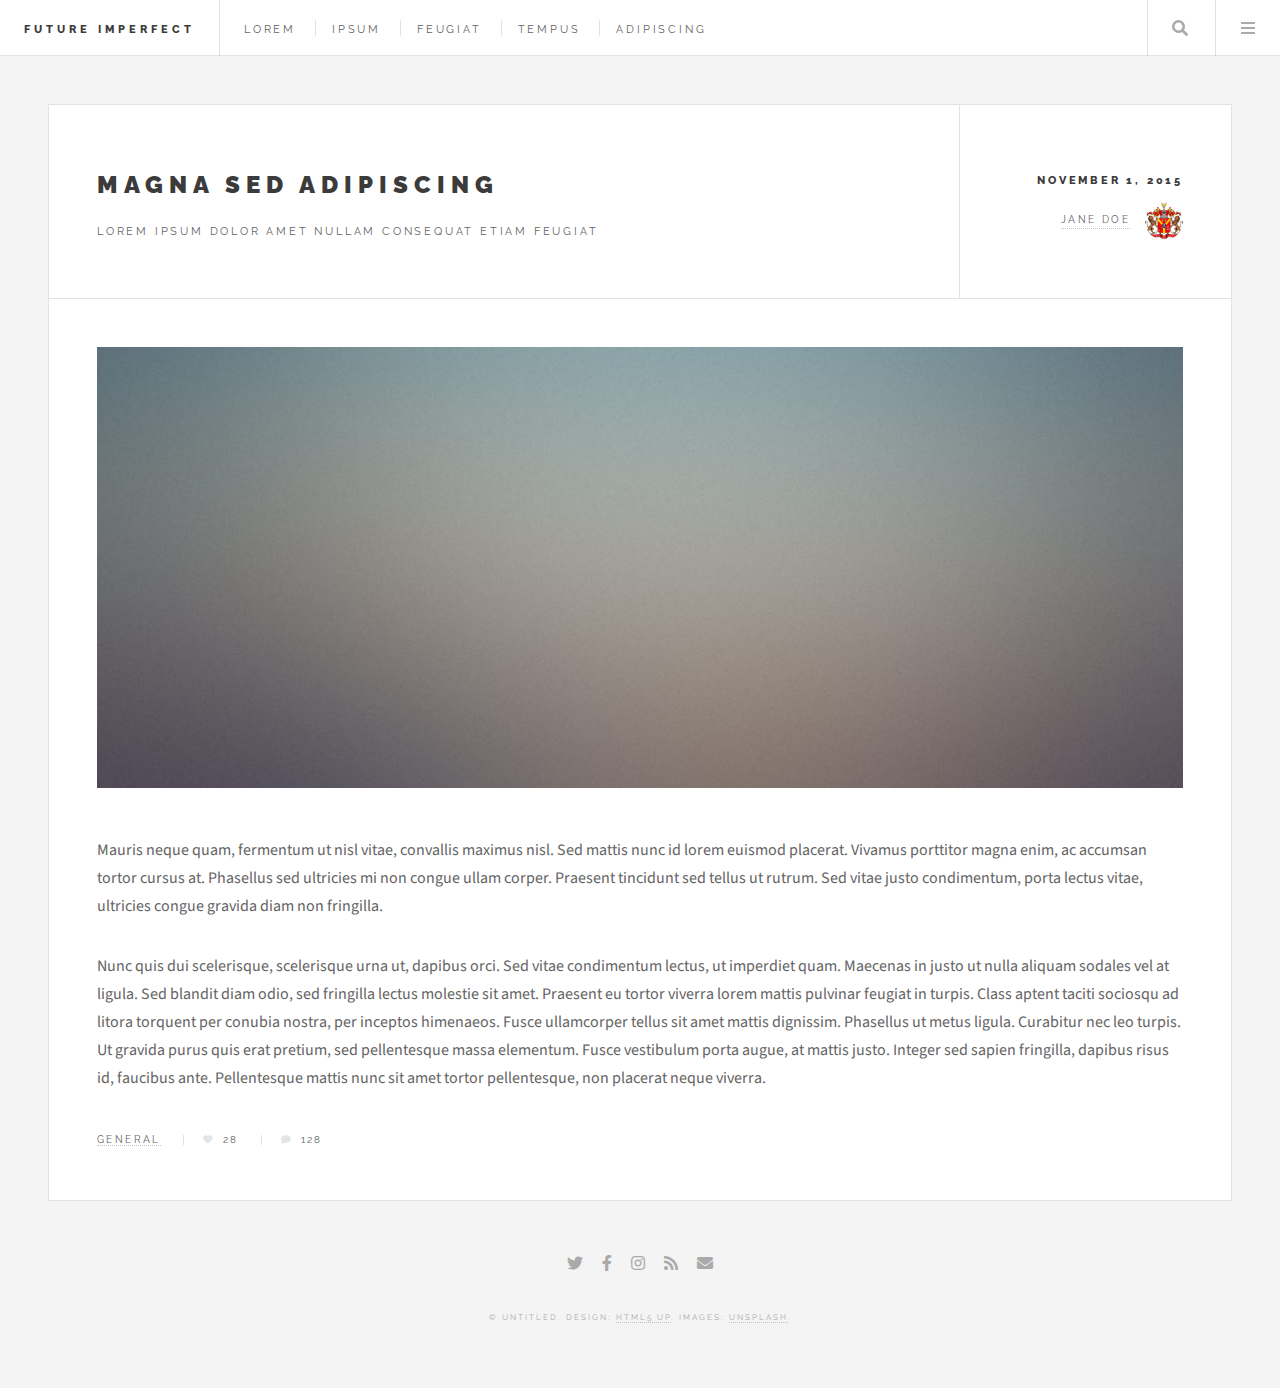
<file: single.html>
<!DOCTYPE HTML>
<!--
	Future Imperfect by HTML5 UP
	html5up.net | @ajlkn
	Free for personal and commercial use under the CCA 3.0 license (html5up.net/license)
-->
<html>
	<head>
		<title>Single - Future Imperfect by HTML5 UP</title>
		<meta charset="utf-8" />
		<meta name="viewport" content="width=device-width, initial-scale=1, user-scalable=no" />
		<link rel="stylesheet" href="assets/css/main.css" />
	</head>
	<body class="single is-preload">

		<!-- Wrapper -->
			<div id="wrapper">

				<!-- Header -->
					<header id="header">
						<h1><a href="index.html">Future Imperfect</a></h1>
						<nav class="links">
							<ul>
								<li><a href="#">Lorem</a></li>
								<li><a href="#">Ipsum</a></li>
								<li><a href="#">Feugiat</a></li>
								<li><a href="#">Tempus</a></li>
								<li><a href="#">Adipiscing</a></li>
							</ul>
						</nav>
						<nav class="main">
							<ul>
								<li class="search">
									<a class="fa-search" href="#search">Search</a>
									<form id="search" method="get" action="#">
										<input type="text" name="query" placeholder="Search" />
									</form>
								</li>
								<li class="menu">
									<a class="fa-bars" href="#menu">Menu</a>
								</li>
							</ul>
						</nav>
					</header>

				<!-- Menu -->
					<section id="menu">

						<!-- Search -->
							<section>
								<form class="search" method="get" action="#">
									<input type="text" name="query" placeholder="Search" />
								</form>
							</section>

						<!-- Links -->
							<section>
								<ul class="links">
									<li>
										<a href="#">
											<h3>Lorem ipsum</h3>
											<p>Feugiat tempus veroeros dolor</p>
										</a>
									</li>
									<li>
										<a href="#">
											<h3>Dolor sit amet</h3>
											<p>Sed vitae justo condimentum</p>
										</a>
									</li>
									<li>
										<a href="#">
											<h3>Feugiat veroeros</h3>
											<p>Phasellus sed ultricies mi congue</p>
										</a>
									</li>
									<li>
										<a href="#">
											<h3>Etiam sed consequat</h3>
											<p>Porta lectus amet ultricies</p>
										</a>
									</li>
								</ul>
							</section>

						<!-- Actions -->
							<section>
								<ul class="actions stacked">
									<li><a href="#" class="button large fit">Log In</a></li>
								</ul>
							</section>

					</section>

				<!-- Main -->
					<div id="main">

						<!-- Post -->
							<article class="post">
								<header>
									<div class="title">
										<h2><a href="#">Magna sed adipiscing</a></h2>
										<p>Lorem ipsum dolor amet nullam consequat etiam feugiat</p>
									</div>
									<div class="meta">
										<time class="published" datetime="2015-11-01">November 1, 2015</time>
										<a href="#" class="author"><span class="name">Jane Doe</span><img src="images/avatar.jpg" alt="" /></a>
									</div>
								</header>
								<span class="image featured"><img src="images/pic01.jpg" alt="" /></span>
								<p>Mauris neque quam, fermentum ut nisl vitae, convallis maximus nisl. Sed mattis nunc id lorem euismod placerat. Vivamus porttitor magna enim, ac accumsan tortor cursus at. Phasellus sed ultricies mi non congue ullam corper. Praesent tincidunt sed tellus ut rutrum. Sed vitae justo condimentum, porta lectus vitae, ultricies congue gravida diam non fringilla.</p>
								<p>Nunc quis dui scelerisque, scelerisque urna ut, dapibus orci. Sed vitae condimentum lectus, ut imperdiet quam. Maecenas in justo ut nulla aliquam sodales vel at ligula. Sed blandit diam odio, sed fringilla lectus molestie sit amet. Praesent eu tortor viverra lorem mattis pulvinar feugiat in turpis. Class aptent taciti sociosqu ad litora torquent per conubia nostra, per inceptos himenaeos. Fusce ullamcorper tellus sit amet mattis dignissim. Phasellus ut metus ligula. Curabitur nec leo turpis. Ut gravida purus quis erat pretium, sed pellentesque massa elementum. Fusce vestibulum porta augue, at mattis justo. Integer sed sapien fringilla, dapibus risus id, faucibus ante. Pellentesque mattis nunc sit amet tortor pellentesque, non placerat neque viverra. </p>
								<footer>
									<ul class="stats">
										<li><a href="#">General</a></li>
										<li><a href="#" class="icon solid fa-heart">28</a></li>
										<li><a href="#" class="icon solid fa-comment">128</a></li>
									</ul>
								</footer>
							</article>

					</div>

				<!-- Footer -->
					<section id="footer">
						<ul class="icons">
							<li><a href="#" class="icon brands fa-twitter"><span class="label">Twitter</span></a></li>
							<li><a href="#" class="icon brands fa-facebook-f"><span class="label">Facebook</span></a></li>
							<li><a href="#" class="icon brands fa-instagram"><span class="label">Instagram</span></a></li>
							<li><a href="#" class="icon solid fa-rss"><span class="label">RSS</span></a></li>
							<li><a href="#" class="icon solid fa-envelope"><span class="label">Email</span></a></li>
						</ul>
						<p class="copyright">&copy; Untitled. Design: <a href="http://html5up.net">HTML5 UP</a>. Images: <a href="http://unsplash.com">Unsplash</a>.</p>
					</section>

			</div>

		<!-- Scripts -->
			<script src="assets/js/jquery.min.js"></script>
			<script src="assets/js/browser.min.js"></script>
			<script src="assets/js/breakpoints.min.js"></script>
			<script src="assets/js/util.js"></script>
			<script src="assets/js/main.js"></script>

	</body>
</html>
</file>
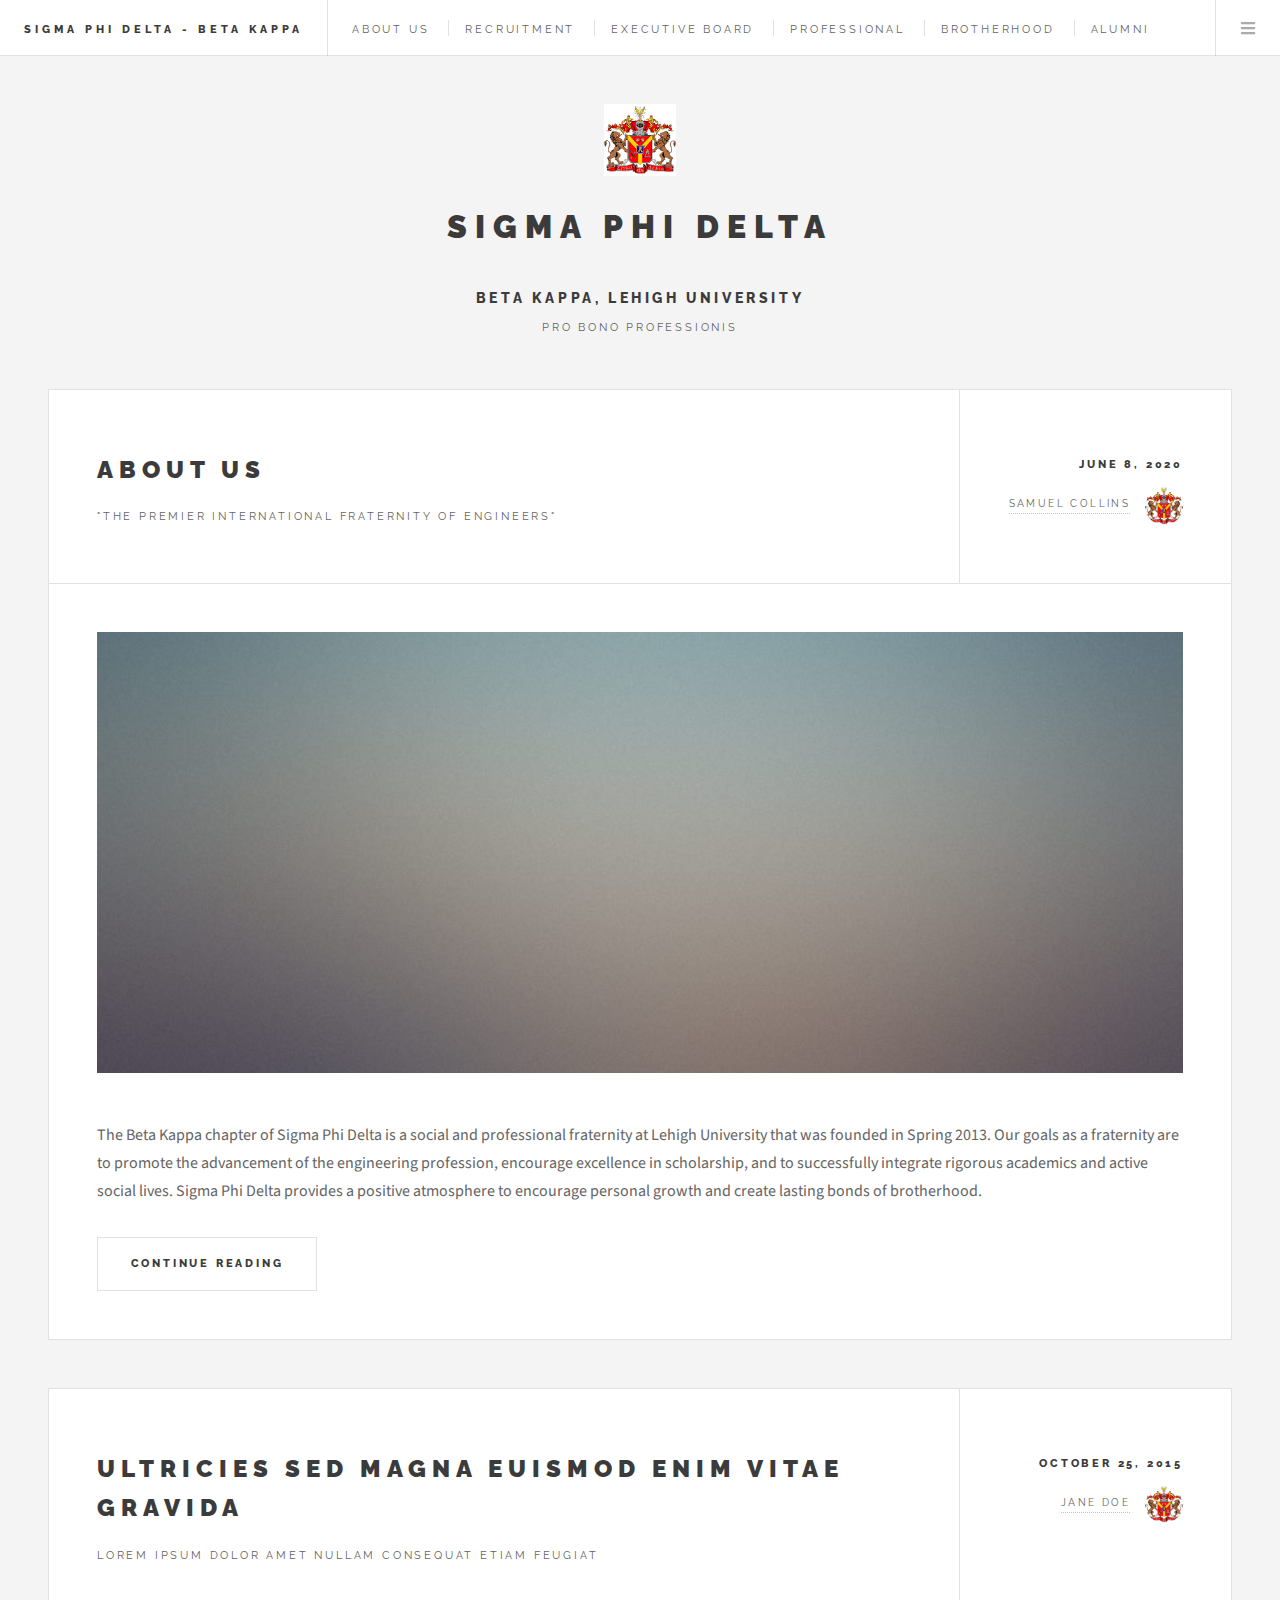
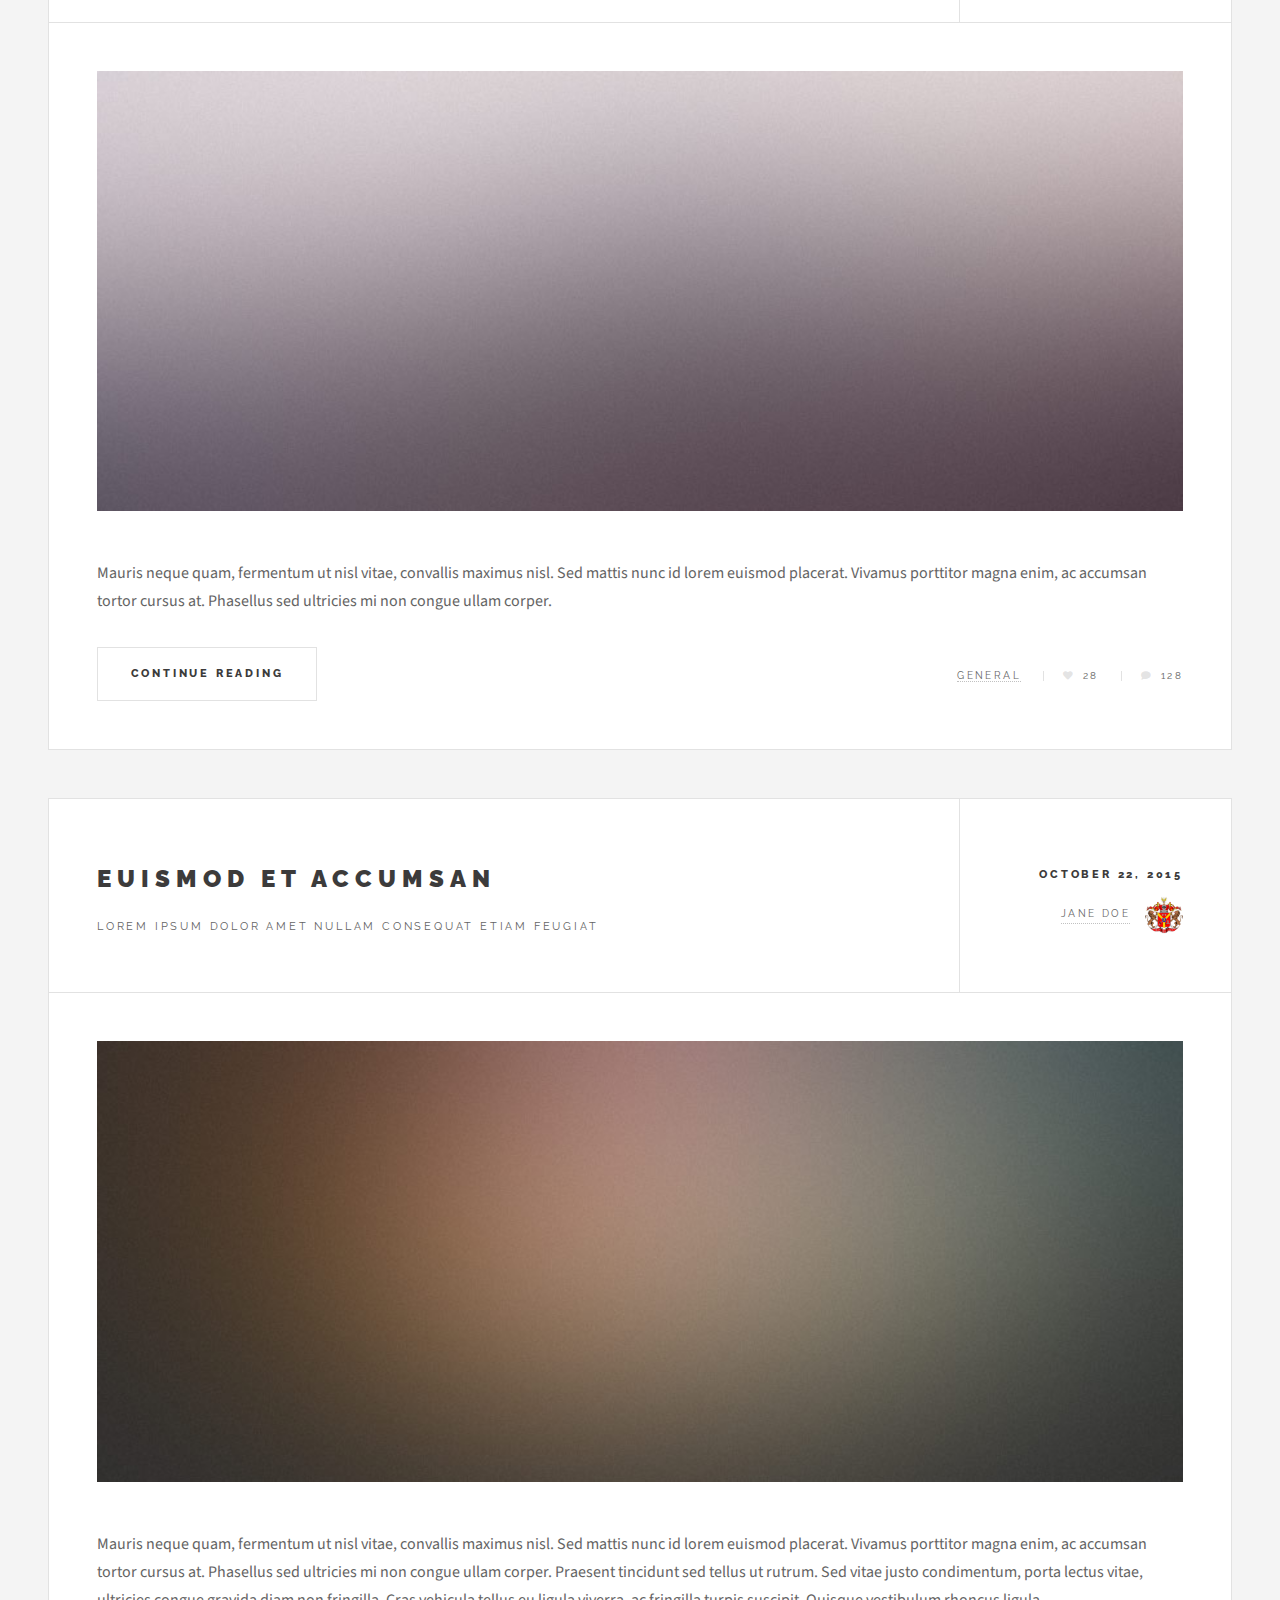
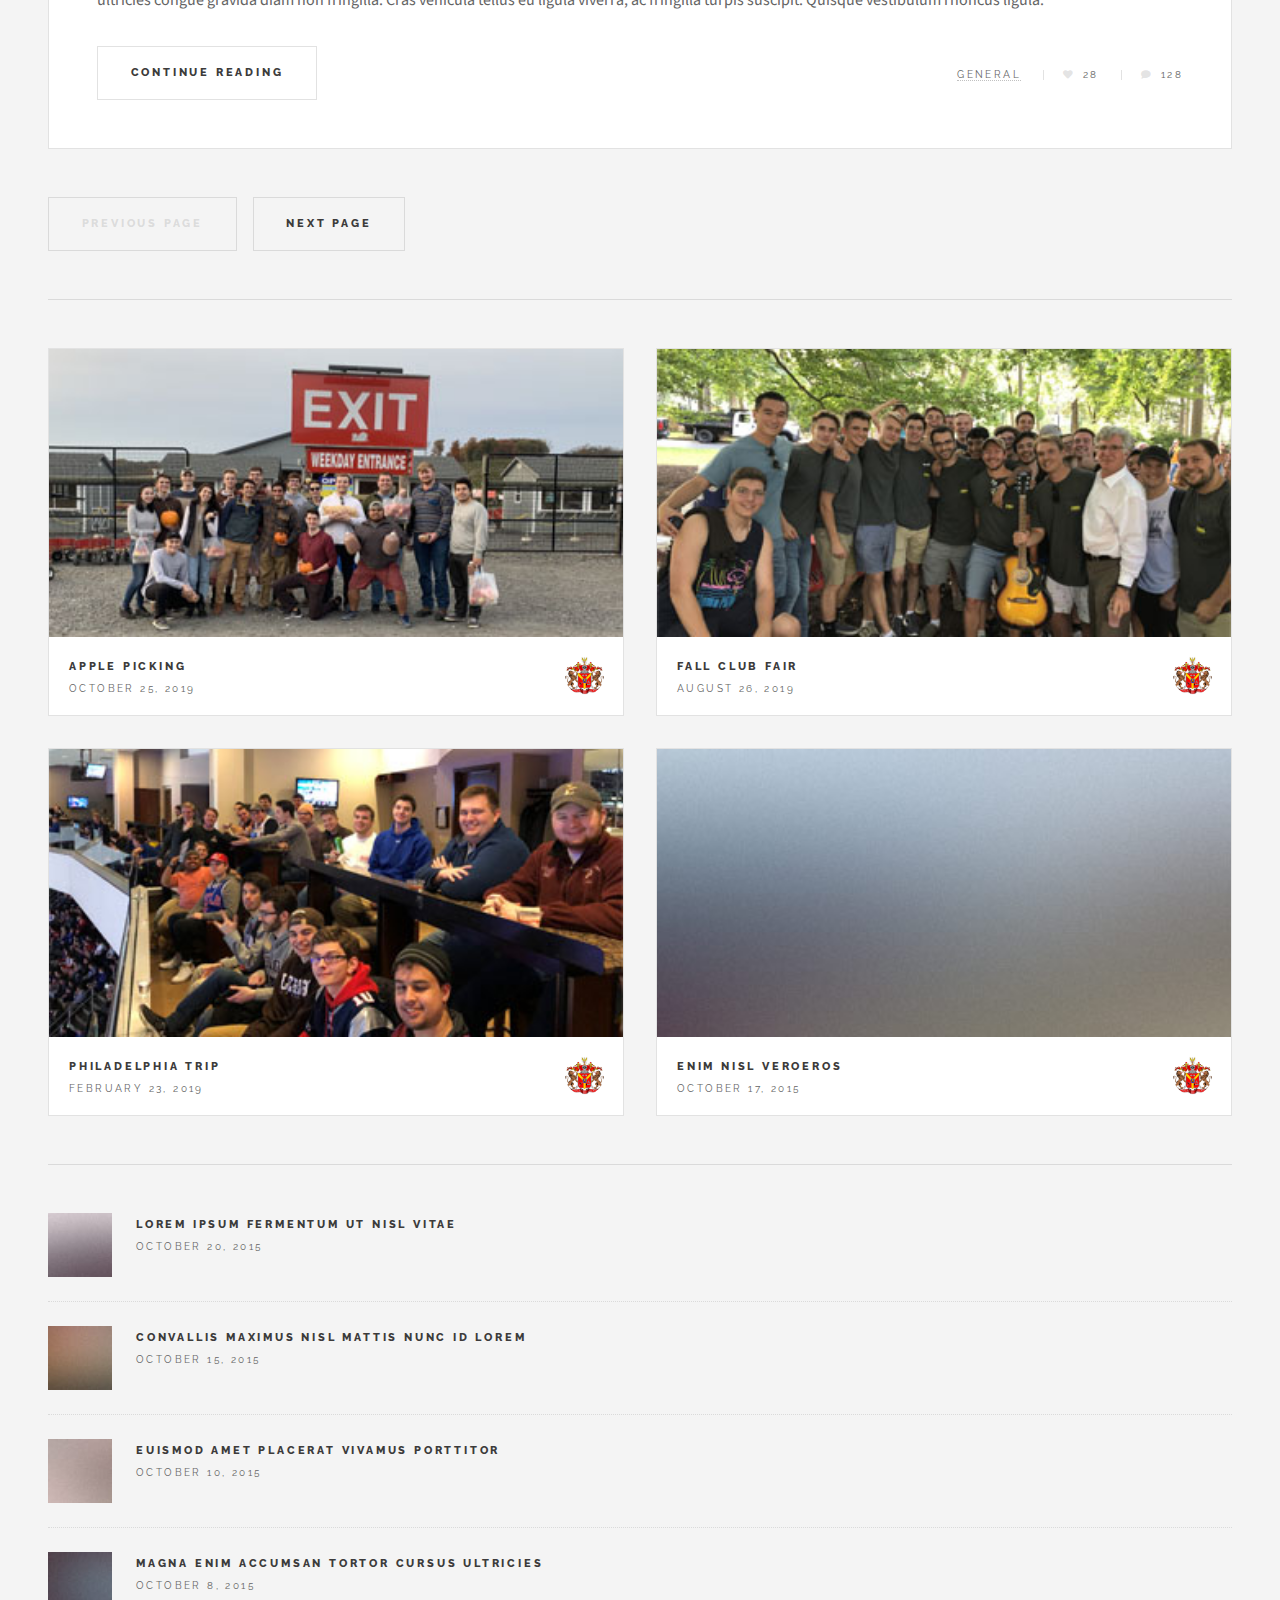
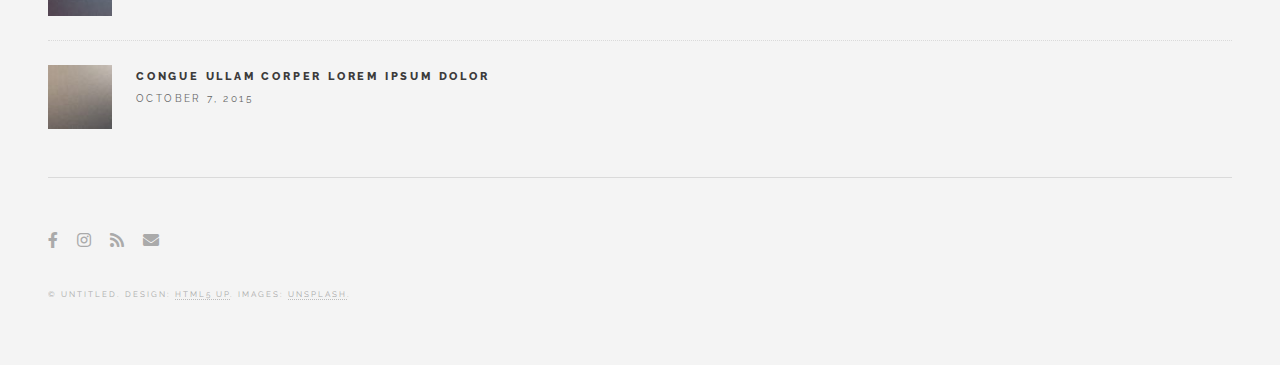
<file: test.html>
<!DOCTYPE html>
<!--
	Future Imperfect by HTML5 UP
	html5up.net | @ajlkn
	Free for personal and commercial use under the CCA 3.0 license (html5up.net/license)
-->
<html>
  <head>
    <title>Sigma Phi Delta Beta Kappa</title>
    <meta charset="utf-8" />
    <meta
      name="viewport"
      content="width=device-width, initial-scale=1, user-scalable=no"
    />
    <link rel="stylesheet" href="assets/css/main.css" />
  </head>
  <body class="is-preload">
    <!-- Wrapper -->
    <div id="wrapper">
      <!-- Header -->
      <header id="header">
        <h1><a href="index.html">Sigma Phi Delta - Beta Kappa</a></h1>
        <nav class="links">
          <ul>
            <li><a href="about-us.html">About Us</a></li>
            <li><a href="recruitment.html">Recruitment</a></li>
            <li><a href="executiveboard.html">Executive Board</a></li>
            <li><a href="#">Professional</a></li>
            <li><a href="#">Brotherhood</a></li>
            <li><a href="alumni.html">Alumni</a></li>
          </ul>
        </nav>
        <nav class="main">
          <ul>
            <!--Search Integration
								<li class="search">
									<a class="fa-search" href="#search">Search</a>
									<form id="search" method="get" action="#">
										<input type="text" name="query" placeholder="Search" />
									</form>
								</li>
							-->

            <li class="menu">
              <a class="fa-bars" href="#menu">Menu</a>
            </li>
          </ul>
        </nav>
      </header>

      <!-- Menu -->
      <section id="menu">
        <!-- Search 
							<section>
								<form class="search" method="get" action="#">
									<input type="text" name="query" placeholder="Search" />
								</form>
							</section>
						-->

        <!-- Links -->
        <section>
          <ul class="links">
            <li>
              <a href="about-us.html">
                <h3>About Us</h3>
              </a>
            </li>
            <li>
              <a href="recruitment.html">
                <h3>Recruitment</h3>
              </a>
            </li>
            <li>
              <a href="executiveboard.html">
                <h3>Executive Board</h3>
              </a>
            </li>
            <li>
              <a href="#">
                <h3>Professional</h3>
              </a>
            </li>
            <li>
              <a href="#">
                <h3>Brotherhood</h3>
              </a>
            </li>
            <li>
              <a href="alumni.html">
                <h3>Alumni</h3>
              </a>
            </li>
          </ul>
        </section>

        <!-- Actions
							<section>
								<ul class="actions stacked">
									<li><a href="#" class="button large fit">Log In</a></li>
								</ul>
							</section>
						--></section>

      <!-- Main -->
      <div id="main">
        <!-- Post -->
        <article class="post">
          <header>
            <div class="title">
              <h2><a href="about us.html">About Us</a></h2>
              <p>"The Premier International Fraternity of Engineers"</p>
            </div>
            <div class="meta">
              <time class="published" datetime="2015-11-01">June 8, 2020</time>
              <a href="#" class="author"
                ><span class="name">Samuel Collins</span
                ><img src="images/avatar.jpg" alt=""
              /></a>
            </div>
          </header>
          <a href="about us.html" class="image featured"
            ><img src="images/pic01.jpg" alt=""
          /></a>
          <p>
            The Beta Kappa chapter of Sigma Phi Delta is a social and
            professional fraternity at Lehigh University that was founded in
            Spring 2013. Our goals as a fraternity are to promote the
            advancement of the engineering profession, encourage excellence in
            scholarship, and to successfully integrate rigorous academics and
            active social lives. Sigma Phi Delta provides a positive atmosphere
            to encourage personal growth and create lasting bonds of
            brotherhood.
          </p>
          <footer>
            <ul class="actions">
              <li>
                <a href="about us.html" class="button large"
                  >Continue Reading</a
                >
              </li>
            </ul>
            <!--<ul class="stats">
										<li><a href="#">General</a></li>
										<li><a href="#" class="icon solid fa-heart">28</a></li>
										<li><a href="#" class="icon solid fa-comment">128</a></li>
									</ul>-->
          </footer>
        </article>

        <!-- Post -->
        <article class="post">
          <header>
            <div class="title">
              <h2>
                <a href="single.html"
                  >Ultricies sed magna euismod enim vitae gravida</a
                >
              </h2>
              <p>Lorem ipsum dolor amet nullam consequat etiam feugiat</p>
            </div>
            <div class="meta">
              <time class="published" datetime="2015-10-25"
                >October 25, 2015</time
              >
              <a href="#" class="author"
                ><span class="name">Jane Doe</span
                ><img src="images/avatar.jpg" alt=""
              /></a>
            </div>
          </header>
          <a href="single.html" class="image featured"
            ><img src="images/pic02.jpg" alt=""
          /></a>
          <p>
            Mauris neque quam, fermentum ut nisl vitae, convallis maximus nisl.
            Sed mattis nunc id lorem euismod placerat. Vivamus porttitor magna
            enim, ac accumsan tortor cursus at. Phasellus sed ultricies mi non
            congue ullam corper.
          </p>
          <footer>
            <ul class="actions">
              <li>
                <a href="single.html" class="button large">Continue Reading</a>
              </li>
            </ul>
            <ul class="stats">
              <li><a href="#">General</a></li>
              <li><a href="#" class="icon solid fa-heart">28</a></li>
              <li><a href="#" class="icon solid fa-comment">128</a></li>
            </ul>
          </footer>
        </article>

        <!-- Post -->
        <article class="post">
          <header>
            <div class="title">
              <h2><a href="single.html">Euismod et accumsan</a></h2>
              <p>Lorem ipsum dolor amet nullam consequat etiam feugiat</p>
            </div>
            <div class="meta">
              <time class="published" datetime="2015-10-22"
                >October 22, 2015</time
              >
              <a href="#" class="author"
                ><span class="name">Jane Doe</span
                ><img src="images/avatar.jpg" alt=""
              /></a>
            </div>
          </header>
          <a href="single.html" class="image featured"
            ><img src="images/pic03.jpg" alt=""
          /></a>
          <p>
            Mauris neque quam, fermentum ut nisl vitae, convallis maximus nisl.
            Sed mattis nunc id lorem euismod placerat. Vivamus porttitor magna
            enim, ac accumsan tortor cursus at. Phasellus sed ultricies mi non
            congue ullam corper. Praesent tincidunt sed tellus ut rutrum. Sed
            vitae justo condimentum, porta lectus vitae, ultricies congue
            gravida diam non fringilla. Cras vehicula tellus eu ligula viverra,
            ac fringilla turpis suscipit. Quisque vestibulum rhoncus ligula.
          </p>
          <footer>
            <ul class="actions">
              <li>
                <a href="single.html" class="button large">Continue Reading</a>
              </li>
            </ul>
            <ul class="stats">
              <li><a href="#">General</a></li>
              <li><a href="#" class="icon solid fa-heart">28</a></li>
              <li><a href="#" class="icon solid fa-comment">128</a></li>
            </ul>
          </footer>
        </article>

        <!-- Post -->
        <!--
							<article class="post">
								<header>
									<div class="title">
										<h2><a href="#">Elements</a></h2>
										<p>Lorem ipsum dolor amet nullam consequat etiam feugiat</p>
									</div>
									<div class="meta">
										<time class="published" datetime="2015-10-18">October 18, 2015</time>
										<a href="#" class="author"><span class="name">Jane Doe</span><img src="images/avatar.jpg" alt="" /></a>
									</div>
								</header>

								<section>
									<h3>Text</h3>
									<p>This is <b>bold</b> and this is <strong>strong</strong>. This is <i>italic</i> and this is <em>emphasized</em>.
									This is <sup>superscript</sup> text and this is <sub>subscript</sub> text.
									This is <u>underlined</u> and this is code: <code>for (;;) { ... }</code>. Finally, <a href="#">this is a link</a>.</p>
									<hr />
									<p>Nunc lacinia ante nunc ac lobortis. Interdum adipiscing gravida odio porttitor sem non mi integer non faucibus ornare mi ut ante amet placerat aliquet. Volutpat eu sed ante lacinia sapien lorem accumsan varius montes viverra nibh in adipiscing blandit tempus accumsan.</p>
									<hr />
									<h2>Heading Level 2</h2>
									<h3>Heading Level 3</h3>
									<h4>Heading Level 4</h4>
									<hr />
									<h4>Blockquote</h4>
									<blockquote>Fringilla nisl. Donec accumsan interdum nisi, quis tincidunt felis sagittis eget tempus euismod. Vestibulum ante ipsum primis in faucibus vestibulum. Blandit adipiscing eu felis iaculis volutpat ac adipiscing accumsan faucibus. Vestibulum ante ipsum primis in faucibus lorem ipsum dolor sit amet nullam adipiscing eu felis.</blockquote>
									<h4>Preformatted</h4>
									<pre><code>i = 0;

while (!deck.isInOrder()) {
  print 'Iteration ' + i;
  deck.shuffle();
  i++;
}

print 'It took ' + i + ' iterations to sort the deck.';</code></pre>
								</section>

								<section>
									<h3>Lists</h3>
									<div class="row">
										<div class="col-6 col-12-medium">
											<h4>Unordered</h4>
											<ul>
												<li>Dolor pulvinar etiam.</li>
												<li>Sagittis adipiscing.</li>
												<li>Felis enim feugiat.</li>
											</ul>
											<h4>Alternate</h4>
											<ul class="alt">
												<li>Dolor pulvinar etiam.</li>
												<li>Sagittis adipiscing.</li>
												<li>Felis enim feugiat.</li>
											</ul>
										</div>
										<div class="col-6 col-12-medium">
											<h4>Ordered</h4>
											<ol>
												<li>Dolor pulvinar etiam.</li>
												<li>Etiam vel felis viverra.</li>
												<li>Felis enim feugiat.</li>
												<li>Dolor pulvinar etiam.</li>
												<li>Etiam vel felis lorem.</li>
												<li>Felis enim et feugiat.</li>
											</ol>
											<h4>Icons</h4>
											<ul class="icons">
												<li><a href="#" class="icon brands fa-twitter"><span class="label">Twitter</span></a></li>
												<li><a href="#" class="icon brands fa-facebook-f"><span class="label">Facebook</span></a></li>
												<li><a href="#" class="icon brands fa-instagram"><span class="label">Instagram</span></a></li>
												<li><a href="#" class="icon brands fa-github"><span class="label">Github</span></a></li>
											</ul>
										</div>
									</div>
									<h3>Actions</h3>
									<div class="row">
										<div class="col-6 col-12-medium">
											<ul class="actions">
												<li><a href="#" class="button">Default</a></li>
												<li><a href="#" class="button">Default</a></li>
												<li><a href="#" class="button">Default</a></li>
											</ul>
											<ul class="actions small">
												<li><a href="#" class="button small">Small</a></li>
												<li><a href="#" class="button small">Small</a></li>
												<li><a href="#" class="button small">Small</a></li>
											</ul>
											<ul class="actions stacked">
												<li><a href="#" class="button">Default</a></li>
												<li><a href="#" class="button">Default</a></li>
												<li><a href="#" class="button">Default</a></li>
											</ul>
											<ul class="actions stacked">
												<li><a href="#" class="button small">Small</a></li>
												<li><a href="#" class="button small">Small</a></li>
												<li><a href="#" class="button small">Small</a></li>
											</ul>
										</div>
										<div class="col-6 col-12-medium">
											<ul class="actions stacked">
												<li><a href="#" class="button fit">Default</a></li>
												<li><a href="#" class="button fit">Default</a></li>
											</ul>
											<ul class="actions stacked">
												<li><a href="#" class="button small fit">Small</a></li>
												<li><a href="#" class="button small fit">Small</a></li>
											</ul>
										</div>
									</div>
								</section>

								<section>
									<h3>Table</h3>
									<h4>Default</h4>
									<div class="table-wrapper">
										<table>
											<thead>
												<tr>
													<th>Name</th>
													<th>Description</th>
													<th>Price</th>
												</tr>
											</thead>
											<tbody>
												<tr>
													<td>Item One</td>
													<td>Ante turpis integer aliquet porttitor.</td>
													<td>29.99</td>
												</tr>
												<tr>
													<td>Item Two</td>
													<td>Vis ac commodo adipiscing arcu aliquet.</td>
													<td>19.99</td>
												</tr>
												<tr>
													<td>Item Three</td>
													<td> Morbi faucibus arcu accumsan lorem.</td>
													<td>29.99</td>
												</tr>
												<tr>
													<td>Item Four</td>
													<td>Vitae integer tempus condimentum.</td>
													<td>19.99</td>
												</tr>
												<tr>
													<td>Item Five</td>
													<td>Ante turpis integer aliquet porttitor.</td>
													<td>29.99</td>
												</tr>
											</tbody>
											<tfoot>
												<tr>
													<td colspan="2"></td>
													<td>100.00</td>
												</tr>
											</tfoot>
										</table>
									</div>

									<h4>Alternate</h4>
									<div class="table-wrapper">
										<table class="alt">
											<thead>
												<tr>
													<th>Name</th>
													<th>Description</th>
													<th>Price</th>
												</tr>
											</thead>
											<tbody>
												<tr>
													<td>Item One</td>
													<td>Ante turpis integer aliquet porttitor.</td>
													<td>29.99</td>
												</tr>
												<tr>
													<td>Item Two</td>
													<td>Vis ac commodo adipiscing arcu aliquet.</td>
													<td>19.99</td>
												</tr>
												<tr>
													<td>Item Three</td>
													<td> Morbi faucibus arcu accumsan lorem.</td>
													<td>29.99</td>
												</tr>
												<tr>
													<td>Item Four</td>
													<td>Vitae integer tempus condimentum.</td>
													<td>19.99</td>
												</tr>
												<tr>
													<td>Item Five</td>
													<td>Ante turpis integer aliquet porttitor.</td>
													<td>29.99</td>
												</tr>
											</tbody>
											<tfoot>
												<tr>
													<td colspan="2"></td>
													<td>100.00</td>
												</tr>
											</tfoot>
										</table>
									</div>
								</section>

								<section>
									<h3>Buttons</h3>
									<ul class="actions">
										<li><a href="#" class="button large">Large</a></li>
										<li><a href="#" class="button">Default</a></li>
										<li><a href="#" class="button small">Small</a></li>
									</ul>
									<ul class="actions fit">
										<li><a href="#" class="button fit">Fit</a></li>
										<li><a href="#" class="button fit">Fit</a></li>
										<li><a href="#" class="button fit">Fit</a></li>
									</ul>
									<ul class="actions fit small">
										<li><a href="#" class="button fit small">Fit + Small</a></li>
										<li><a href="#" class="button fit small">Fit + Small</a></li>
										<li><a href="#" class="button fit small">Fit + Small</a></li>
									</ul>
									<ul class="actions">
										<li><a href="#" class="button icon solid fa-download">Icon</a></li>
										<li><a href="#" class="button icon solid fa-upload">Icon</a></li>
										<li><a href="#" class="button icon solid fa-save">Icon</a></li>
									</ul>
									<ul class="actions">
										<li><span class="button disabled">Disabled</span></li>
										<li><span class="button disabled icon solid fa-download">Disabled</span></li>
									</ul>
								</section>

								<section>
									<h3>Form</h3>
									<form method="post" action="#">
										<div class="row gtr-uniform">
											<div class="col-6 col-12-xsmall">
												<input type="text" name="demo-name" id="demo-name" value="" placeholder="Name" />
											</div>
											<div class="col-6 col-12-xsmall">
												<input type="email" name="demo-email" id="demo-email" value="" placeholder="Email" />
											</div>
											<div class="col-12">
												<select name="demo-category" id="demo-category">
													<option value="">- Category -</option>
													<option value="1">Manufacturing</option>
													<option value="1">Shipping</option>
													<option value="1">Administration</option>
													<option value="1">Human Resources</option>
												</select>
											</div>
											<div class="col-4 col-12-small">
												<input type="radio" id="demo-priority-low" name="demo-priority" checked>
												<label for="demo-priority-low">Low</label>
											</div>
											<div class="col-4 col-12-small">
												<input type="radio" id="demo-priority-normal" name="demo-priority">
												<label for="demo-priority-normal">Normal</label>
											</div>
											<div class="col-4 col-12-small">
												<input type="radio" id="demo-priority-high" name="demo-priority">
												<label for="demo-priority-high">High</label>
											</div>
											<div class="col-6 col-12-small">
												<input type="checkbox" id="demo-copy" name="demo-copy">
												<label for="demo-copy">Email me a copy</label>
											</div>
											<div class="col-6 col-12-small">
												<input type="checkbox" id="demo-human" name="demo-human" checked>
												<label for="demo-human">Not a robot</label>
											</div>
											<div class="col-12">
												<textarea name="demo-message" id="demo-message" placeholder="Enter your message" rows="6"></textarea>
											</div>
											<div class="col-12">
												<ul class="actions">
													<li><input type="submit" value="Send Message" /></li>
													<li><input type="reset" value="Reset" /></li>
												</ul>
											</div>
										</div>
									</form>
								</section>

								<section>
									<h3>Image</h3>
									<h4>Fit</h4>
									<div class="box alt">
										<div class="row gtr-uniform">
											<div class="col-12"><span class="image fit"><img src="images/pic02.jpg" alt="" /></span></div>
											<div class="col-4"><span class="image fit"><img src="images/pic04.jpg" alt="" /></span></div>
											<div class="col-4"><span class="image fit"><img src="images/pic05.jpg" alt="" /></span></div>
											<div class="col-4"><span class="image fit"><img src="images/pic06.jpg" alt="" /></span></div>
											<div class="col-4"><span class="image fit"><img src="images/pic06.jpg" alt="" /></span></div>
											<div class="col-4"><span class="image fit"><img src="images/pic04.jpg" alt="" /></span></div>
											<div class="col-4"><span class="image fit"><img src="images/pic05.jpg" alt="" /></span></div>
											<div class="col-4"><span class="image fit"><img src="images/pic05.jpg" alt="" /></span></div>
											<div class="col-4"><span class="image fit"><img src="images/pic06.jpg" alt="" /></span></div>
											<div class="col-4"><span class="image fit"><img src="images/pic04.jpg" alt="" /></span></div>
										</div>
									</div>
									<h4>Left &amp; Right</h4>
									<p><span class="image left"><img src="images/pic07.jpg" alt="" /></span>Fringilla nisl. Donec accumsan interdum nisi, quis tincidunt felis sagittis eget. tempus euismod. Vestibulum ante ipsum primis in faucibus vestibulum. Blandit adipiscing eu felis iaculis volutpat ac adipiscing accumsan eu faucibus. Integer ac pellentesque praesent tincidunt felis sagittis eget. tempus euismod. Vestibulum ante ipsum primis in faucibus vestibulum. Blandit adipiscing eu felis iaculis volutpat ac adipiscing accumsan eu faucibus. Integer ac pellentesque praesent. Donec accumsan interdum nisi, quis tincidunt felis sagittis eget. tempus euismod. Vestibulum ante ipsum primis in faucibus vestibulum. Blandit adipiscing eu felis iaculis volutpat ac adipiscing accumsan eu faucibus. Integer ac pellentesque praesent tincidunt felis sagittis eget. tempus euismod. Vestibulum ante ipsum primis in faucibus vestibulum. Blandit adipiscing eu felis iaculis volutpat ac adipiscing accumsan eu faucibus. Integer ac pellentesque praesent. Blandit adipiscing eu felis iaculis volutpat ac adipiscing accumsan eu faucibus. Integer ac pellentesque praesent tincidunt felis sagittis eget. tempus euismod. Vestibulum ante ipsum primis in faucibus vestibulum. Blandit adipiscing eu felis iaculis volutpat ac adipiscing accumsan eu faucibus. Integer ac pellentesque praesent.</p>
									<p><span class="image right"><img src="images/pic04.jpg" alt="" /></span>Fringilla nisl. Donec accumsan interdum nisi, quis tincidunt felis sagittis eget. tempus euismod. Vestibulum ante ipsum primis in faucibus vestibulum. Blandit adipiscing eu felis iaculis volutpat ac adipiscing accumsan eu faucibus. Integer ac pellentesque praesent tincidunt felis sagittis eget. tempus euismod. Vestibulum ante ipsum primis in faucibus vestibulum. Blandit adipiscing eu felis iaculis volutpat ac adipiscing accumsan eu faucibus. Integer ac pellentesque praesent. Donec accumsan interdum nisi, quis tincidunt felis sagittis eget. tempus euismod. Vestibulum ante ipsum primis in faucibus vestibulum. Blandit adipiscing eu felis iaculis volutpat ac adipiscing accumsan eu faucibus. Integer ac pellentesque praesent tincidunt felis sagittis eget. tempus euismod. Vestibulum ante ipsum primis in faucibus vestibulum. Blandit adipiscing eu felis iaculis volutpat ac adipiscing accumsan eu faucibus. Integer ac pellentesque praesent. Blandit adipiscing eu felis iaculis volutpat ac adipiscing accumsan eu faucibus. Integer ac pellentesque praesent tincidunt felis sagittis eget. tempus euismod. Vestibulum ante ipsum primis in faucibus vestibulum. Blandit adipiscing eu felis iaculis volutpat ac adipiscing accumsan eu faucibus. Integer ac pellentesque praesent.</p>
								</section>

							</article>
						-->

        <!-- Pagination -->
        <ul class="actions pagination">
          <li>
            <a href="" class="disabled button large previous">Previous Page</a>
          </li>
          <li><a href="#" class="button large next">Next Page</a></li>
        </ul>
      </div>

      <!-- Sidebar -->
      <section id="sidebar">
        <!-- Intro -->
        <section id="intro">
          <a href="#" class="logo"><img src="images/logo.jpg" alt="" /></a>
          <header>
            <h2>Sigma Phi Delta</h2>
            <h3>Beta Kappa, Lehigh University</h3>
            <p>Pro Bono Professionis</p>
          </header>
        </section>

        <!-- Mini Posts -->
        <section>
          <div class="mini-posts">
            <!-- Mini Post -->
            <article class="mini-post">
              <header>
                <h3><a href="#">Apple Picking</a></h3>
                <time class="published" datetime="2015-10-18"
                  >October 25, 2019</time
                >
                <a href="#" class="author"
                  ><img src="images/avatar.jpg" alt=""
                /></a>
              </header>
              <a href="#" class="image"
                ><img src="images/October252019.jpg" alt=""
              /></a>
            </article>

            <!-- Mini Post -->
            <article class="mini-post">
              <header>
                <h3><a href="#">Fall Club Fair</a></h3>
                <time class="published" datetime="2015-10-20"
                  >August 26, 2019</time
                >
                <a href="#" class="author"
                  ><img src="images/avatar.jpg" alt=""
                /></a>
              </header>
              <a href="#" class="image"><img src="images/2.jpg" alt="" /></a>
            </article>

            <!-- Mini Post -->
            <article class="mini-post">
              <header>
                <h3><a href="#">Philadelphia Trip</a></h3>
                <time class="published" datetime="2015-10-19"
                  >February 23, 2019</time
                >
                <a href="#" class="author"
                  ><img src="images/avatar.jpg" alt=""
                /></a>
              </header>
              <a href="#" class="image"><img src="images/1.jpg" alt="" /></a>
            </article>

            <!-- Mini Post -->
            <article class="mini-post">
              <header>
                <h3><a href="single.html">Enim nisl veroeros</a></h3>
                <time class="published" datetime="2015-10-17"
                  >October 17, 2015</time
                >
                <a href="#" class="author"
                  ><img src="images/avatar.jpg" alt=""
                /></a>
              </header>
              <a href="single.html" class="image"
                ><img src="images/pic07.jpg" alt=""
              /></a>
            </article>
          </div>
        </section>

        <!-- Posts List -->
        <section>
          <ul class="posts">
            <li>
              <article>
                <header>
                  <h3>
                    <a href="single.html"
                      >Lorem ipsum fermentum ut nisl vitae</a
                    >
                  </h3>
                  <time class="published" datetime="2015-10-20"
                    >October 20, 2015</time
                  >
                </header>
                <a href="single.html" class="image"
                  ><img src="images/pic08.jpg" alt=""
                /></a>
              </article>
            </li>
            <li>
              <article>
                <header>
                  <h3>
                    <a href="single.html"
                      >Convallis maximus nisl mattis nunc id lorem</a
                    >
                  </h3>
                  <time class="published" datetime="2015-10-15"
                    >October 15, 2015</time
                  >
                </header>
                <a href="single.html" class="image"
                  ><img src="images/pic09.jpg" alt=""
                /></a>
              </article>
            </li>
            <li>
              <article>
                <header>
                  <h3>
                    <a href="single.html"
                      >Euismod amet placerat vivamus porttitor</a
                    >
                  </h3>
                  <time class="published" datetime="2015-10-10"
                    >October 10, 2015</time
                  >
                </header>
                <a href="single.html" class="image"
                  ><img src="images/pic10.jpg" alt=""
                /></a>
              </article>
            </li>
            <li>
              <article>
                <header>
                  <h3>
                    <a href="single.html"
                      >Magna enim accumsan tortor cursus ultricies</a
                    >
                  </h3>
                  <time class="published" datetime="2015-10-08"
                    >October 8, 2015</time
                  >
                </header>
                <a href="single.html" class="image"
                  ><img src="images/pic11.jpg" alt=""
                /></a>
              </article>
            </li>
            <li>
              <article>
                <header>
                  <h3>
                    <a href="single.html"
                      >Congue ullam corper lorem ipsum dolor</a
                    >
                  </h3>
                  <time class="published" datetime="2015-10-06"
                    >October 7, 2015</time
                  >
                </header>
                <a href="single.html" class="image"
                  ><img src="images/pic12.jpg" alt=""
                /></a>
              </article>
            </li>
          </ul>
        </section>

        <!-- About 
						<section class="blurb">
								<h2>About</h2>
								<p>Mauris neque quam, fermentum ut nisl vitae, convallis maximus nisl. Sed mattis nunc id lorem euismod amet placerat. Vivamus porttitor magna enim, ac accumsan tortor cursus at phasellus sed ultricies.</p>
								<ul class="actions">
									<li><a href="#" class="button">Learn More</a></li>
								</ul>
							</section>
						-->

        <!-- Footer -->
        <section id="footer">
          <ul class="icons">
            <!--Twitter
									<li><a href="#" class="icon brands fa-twitter"><span class="label">Twitter</span></a></li>
									-->
            <li>
              <a
                href="https://www.facebook.com/SigmaPhiDeltaLehigh/"
                class="icon brands fa-facebook-f"
                ><span class="label">Facebook</span></a
              >
            </li>
            <li>
              <a
                href="https://www.instagram.com/lehighspd/?hl=en"
                class="icon brands fa-instagram"
                ><span class="label">Instagram</span></a
              >
            </li>
            <li>
              <a href="#" class="icon solid fa-rss"
                ><span class="label">RSS</span></a
              >
            </li>
            <li>
              <a href="#" class="icon solid fa-envelope"
                ><span class="label">Email</span></a
              >
            </li>
          </ul>
          <p class="copyright">
            &copy; Untitled. Design: <a href="http://html5up.net">HTML5 UP</a>.
            Images: <a href="http://unsplash.com">Unsplash</a>.
          </p>
        </section>
      </section>
    </div>

    <!-- Scripts -->
    <script src="assets/js/jquery.min.js"></script>
    <script src="assets/js/browser.min.js"></script>
    <script src="assets/js/breakpoints.min.js"></script>
    <script src="assets/js/util.js"></script>
    <script src="assets/js/main.js"></script>
  </body>
</html>
</file>
<file: assets/css/main.css>
@import url(fontawesome-all.min.css);
@import url("https://fonts.googleapis.com/css?family=Source+Sans+Pro:400,700|Raleway:400,800,900");

/*
	Future Imperfect by HTML5 UP
	html5up.net | @ajlkn
	Free for personal and commercial use under the CCA 3.0 license (html5up.net/license)
*/

html,
body,
div,
span,
applet,
object,
iframe,
h1,
h2,
h3,
h4,
h5,
h6,
p,
blockquote,
pre,
a,
abbr,
acronym,
address,
big,
cite,
code,
del,
dfn,
em,
img,
ins,
kbd,
q,
s,
samp,
small,
strike,
strong,
sub,
sup,
tt,
var,
b,
u,
i,
center,
dl,
dt,
dd,
ol,
ul,
li,
fieldset,
form,
label,
legend,
table,
caption,
tbody,
tfoot,
thead,
tr,
th,
td,
article,
aside,
canvas,
details,
embed,
figure,
figcaption,
footer,
header,
hgroup,
menu,
nav,
output,
ruby,
section,
summary,
time,
mark,
audio,
video {
  margin: 0;
  padding: 0;
  border: 0;
  font-size: 100%;
  font: inherit;
  vertical-align: baseline;
}

article,
aside,
details,
figcaption,
figure,
footer,
header,
hgroup,
menu,
nav,
section {
  display: block;
}

body {
  line-height: 1;
}

ol,
ul {
  list-style: none;
}

blockquote,
q {
  quotes: none;
}

blockquote:before,
blockquote:after,
q:before,
q:after {
  content: "";
  content: none;
}

table {
  border-collapse: collapse;
  border-spacing: 0;
}

body {
  -webkit-text-size-adjust: none;
}

mark {
  background-color: transparent;
  color: inherit;
}

input::-moz-focus-inner {
  border: 0;
  padding: 0;
}

input,
select,
textarea {
  -moz-appearance: none;
  -webkit-appearance: none;
  -ms-appearance: none;
  appearance: none;
}

/* Basic */

@-ms-viewport {
  width: device-width;
}

body {
  -ms-overflow-style: scrollbar;
}

@media screen and (max-width: 480px) {
  html,
  body {
    min-width: 320px;
  }
}

html {
  box-sizing: border-box;
}

*,
*:before,
*:after {
  box-sizing: inherit;
}

body {
  background: #f4f4f4;
}

body.is-preload *,
body.is-preload *:before,
body.is-preload *:after {
  -moz-animation: none !important;
  -webkit-animation: none !important;
  -ms-animation: none !important;
  animation: none !important;
  -moz-transition: none !important;
  -webkit-transition: none !important;
  -ms-transition: none !important;
  transition: none !important;
}

/* Type */

body,
input,
select,
textarea {
  color: #646464;
  font-family: "Source Sans Pro", Helvetica, sans-serif;
  font-size: 14pt;
  font-weight: 400;
  line-height: 1.75;
}

@media screen and (max-width: 1680px) {
  body,
  input,
  select,
  textarea {
    font-size: 12pt;
  }
}

@media screen and (max-width: 1280px) {
  body,
  input,
  select,
  textarea {
    font-size: 12pt;
  }
}

@media screen and (max-width: 980px) {
  body,
  input,
  select,
  textarea {
    font-size: 12pt;
  }
}

@media screen and (max-width: 736px) {
  body,
  input,
  select,
  textarea {
    font-size: 12pt;
  }
}

@media screen and (max-width: 480px) {
  body,
  input,
  select,
  textarea {
    font-size: 12pt;
  }
}

a {
  -moz-transition: color 0.2s ease, border-bottom-color 0.2s ease;
  -webkit-transition: color 0.2s ease, border-bottom-color 0.2s ease;
  -ms-transition: color 0.2s ease, border-bottom-color 0.2s ease;
  transition: color 0.2s ease, border-bottom-color 0.2s ease;
  border-bottom: dotted 1px rgba(160, 160, 160, 0.65);
  color: inherit;
  text-decoration: none;
}

a:before {
  -moz-transition: color 0.2s ease;
  -webkit-transition: color 0.2s ease;
  -ms-transition: color 0.2s ease;
  transition: color 0.2s ease;
}

a:hover {
  border-bottom-color: transparent;
  color: #2ebaae !important;
}

a:hover:before {
  color: #2ebaae !important;
}

strong,
b {
  color: #3c3b3b;
  font-weight: 700;
}

em,
i {
  font-style: italic;
}

p {
  margin: 0 0 2em 0;
}

h1,
h2,
h3,
h4,
h5,
h6 {
  color: #3c3b3b;
  font-family: "Raleway", Helvetica, sans-serif;
  font-weight: 800;
  letter-spacing: 0.25em;
  line-height: 1.65;
  margin: 0 0 1em 0;
  text-transform: uppercase;
}

h1 a,
h2 a,
h3 a,
h4 a,
h5 a,
h6 a {
  color: inherit;
  border-bottom: 0;
}

h2 {
  font-size: 1.1em;
}

h3 {
  font-size: 0.9em;
}

h4 {
  font-size: 0.7em;
}

h5 {
  font-size: 0.7em;
}

h6 {
  font-size: 0.7em;
}

sub {
  font-size: 0.8em;
  position: relative;
  top: 0.5em;
}

sup {
  font-size: 0.8em;
  position: relative;
  top: -0.5em;
}

blockquote {
  border-left: solid 4px rgba(160, 160, 160, 0.3);
  font-style: italic;
  margin: 0 0 2em 0;
  padding: 0.5em 0 0.5em 2em;
}

code {
  background: rgba(160, 160, 160, 0.075);
  border: solid 1px rgba(160, 160, 160, 0.3);
  font-family: "Courier New", monospace;
  font-size: 0.9em;
  margin: 0 0.25em;
  padding: 0.25em 0.65em;
}

pre {
  -webkit-overflow-scrolling: touch;
  font-family: "Courier New", monospace;
  font-size: 0.9em;
  margin: 0 0 2em 0;
}

pre code {
  display: block;
  line-height: 1.75em;
  padding: 1em 1.5em;
  overflow-x: auto;
}

hr {
  border: 0;
  border-bottom: solid 1px rgba(160, 160, 160, 0.3);
  margin: 2em 0;
}

hr.major {
  margin: 3em 0;
}

.align-left {
  text-align: left;
}

.align-center {
  text-align: center;
}

.align-right {
  text-align: right;
}

/* Row */

.row {
  display: flex;
  flex-wrap: wrap;
  box-sizing: border-box;
  align-items: stretch;
}

.row > * {
  box-sizing: border-box;
}

.row.gtr-uniform > * > :last-child {
  margin-bottom: 0;
}

.row.aln-left {
  justify-content: flex-start;
}

.row.aln-center {
  justify-content: center;
}

.row.aln-right {
  justify-content: flex-end;
}

.row.aln-top {
  align-items: flex-start;
}

.row.aln-middle {
  align-items: center;
}

.row.aln-bottom {
  align-items: flex-end;
}

.row > .imp {
  order: -1;
}

.row > .col-1 {
  width: 8.33333%;
}

.row > .off-1 {
  margin-left: 8.33333%;
}

.row > .col-2 {
  width: 16.66667%;
}

.row > .off-2 {
  margin-left: 16.66667%;
}

.row > .col-3 {
  width: 25%;
}

.row > .off-3 {
  margin-left: 25%;
}

.row > .col-4 {
  width: 33.33333%;
}

.row > .off-4 {
  margin-left: 33.33333%;
}

.row > .col-5 {
  width: 41.66667%;
}

.row > .off-5 {
  margin-left: 41.66667%;
}

.row > .col-6 {
  width: 50%;
}

.row > .off-6 {
  margin-left: 50%;
}

.row > .col-7 {
  width: 58.33333%;
}

.row > .off-7 {
  margin-left: 58.33333%;
}

.row > .col-8 {
  width: 66.66667%;
}

.row > .off-8 {
  margin-left: 66.66667%;
}

.row > .col-9 {
  width: 75%;
}

.row > .off-9 {
  margin-left: 75%;
}

.row > .col-10 {
  width: 83.33333%;
}

.row > .off-10 {
  margin-left: 83.33333%;
}

.row > .col-11 {
  width: 91.66667%;
}

.row > .off-11 {
  margin-left: 91.66667%;
}

.row > .col-12 {
  width: 100%;
}

.row > .off-12 {
  margin-left: 100%;
}

.row.gtr-0 {
  margin-top: 0;
  margin-left: 0em;
}

.row.gtr-0 > * {
  padding: 0 0 0 0em;
}

.row.gtr-0.gtr-uniform {
  margin-top: 0em;
}

.row.gtr-0.gtr-uniform > * {
  padding-top: 0em;
}

.row.gtr-25 {
  margin-top: 0;
  margin-left: -0.25em;
}

.row.gtr-25 > * {
  padding: 0 0 0 0.25em;
}

.row.gtr-25.gtr-uniform {
  margin-top: -0.25em;
}

.row.gtr-25.gtr-uniform > * {
  padding-top: 0.25em;
}

.row.gtr-50 {
  margin-top: 0;
  margin-left: -0.5em;
}

.row.gtr-50 > * {
  padding: 0 0 0 0.5em;
}

.row.gtr-50.gtr-uniform {
  margin-top: -0.5em;
}

.row.gtr-50.gtr-uniform > * {
  padding-top: 0.5em;
}

.row {
  margin-top: 0;
  margin-left: -1em;
}

.row > * {
  padding: 0 0 0 1em;
}

.row.gtr-uniform {
  margin-top: -1em;
}

.row.gtr-uniform > * {
  padding-top: 1em;
}

.row.gtr-150 {
  margin-top: 0;
  margin-left: -1.5em;
}

.row.gtr-150 > * {
  padding: 0 0 0 1.5em;
}

.row.gtr-150.gtr-uniform {
  margin-top: -1.5em;
}

.row.gtr-150.gtr-uniform > * {
  padding-top: 1.5em;
}

.row.gtr-200 {
  margin-top: 0;
  margin-left: -2em;
}

.row.gtr-200 > * {
  padding: 0 0 0 2em;
}

.row.gtr-200.gtr-uniform {
  margin-top: -2em;
}

.row.gtr-200.gtr-uniform > * {
  padding-top: 2em;
}

@media screen and (max-width: 1680px) {
  .row {
    display: flex;
    flex-wrap: wrap;
    box-sizing: border-box;
    align-items: stretch;
  }

  .row > * {
    box-sizing: border-box;
  }

  .row.gtr-uniform > * > :last-child {
    margin-bottom: 0;
  }

  .row.aln-left {
    justify-content: flex-start;
  }

  .row.aln-center {
    justify-content: center;
  }

  .row.aln-right {
    justify-content: flex-end;
  }

  .row.aln-top {
    align-items: flex-start;
  }

  .row.aln-middle {
    align-items: center;
  }

  .row.aln-bottom {
    align-items: flex-end;
  }

  .row > .imp-xlarge {
    order: -1;
  }

  .row > .col-1-xlarge {
    width: 8.33333%;
  }

  .row > .off-1-xlarge {
    margin-left: 8.33333%;
  }

  .row > .col-2-xlarge {
    width: 16.66667%;
  }

  .row > .off-2-xlarge {
    margin-left: 16.66667%;
  }

  .row > .col-3-xlarge {
    width: 25%;
  }

  .row > .off-3-xlarge {
    margin-left: 25%;
  }

  .row > .col-4-xlarge {
    width: 33.33333%;
  }

  .row > .off-4-xlarge {
    margin-left: 33.33333%;
  }

  .row > .col-5-xlarge {
    width: 41.66667%;
  }

  .row > .off-5-xlarge {
    margin-left: 41.66667%;
  }

  .row > .col-6-xlarge {
    width: 50%;
  }

  .row > .off-6-xlarge {
    margin-left: 50%;
  }

  .row > .col-7-xlarge {
    width: 58.33333%;
  }

  .row > .off-7-xlarge {
    margin-left: 58.33333%;
  }

  .row > .col-8-xlarge {
    width: 66.66667%;
  }

  .row > .off-8-xlarge {
    margin-left: 66.66667%;
  }

  .row > .col-9-xlarge {
    width: 75%;
  }

  .row > .off-9-xlarge {
    margin-left: 75%;
  }

  .row > .col-10-xlarge {
    width: 83.33333%;
  }

  .row > .off-10-xlarge {
    margin-left: 83.33333%;
  }

  .row > .col-11-xlarge {
    width: 91.66667%;
  }

  .row > .off-11-xlarge {
    margin-left: 91.66667%;
  }

  .row > .col-12-xlarge {
    width: 100%;
  }

  .row > .off-12-xlarge {
    margin-left: 100%;
  }

  .row.gtr-0 {
    margin-top: 0;
    margin-left: 0em;
  }

  .row.gtr-0 > * {
    padding: 0 0 0 0em;
  }

  .row.gtr-0.gtr-uniform {
    margin-top: 0em;
  }

  .row.gtr-0.gtr-uniform > * {
    padding-top: 0em;
  }

  .row.gtr-25 {
    margin-top: 0;
    margin-left: -0.25em;
  }

  .row.gtr-25 > * {
    padding: 0 0 0 0.25em;
  }

  .row.gtr-25.gtr-uniform {
    margin-top: -0.25em;
  }

  .row.gtr-25.gtr-uniform > * {
    padding-top: 0.25em;
  }

  .row.gtr-50 {
    margin-top: 0;
    margin-left: -0.5em;
  }

  .row.gtr-50 > * {
    padding: 0 0 0 0.5em;
  }

  .row.gtr-50.gtr-uniform {
    margin-top: -0.5em;
  }

  .row.gtr-50.gtr-uniform > * {
    padding-top: 0.5em;
  }

  .row {
    margin-top: 0;
    margin-left: -1em;
  }

  .row > * {
    padding: 0 0 0 1em;
  }

  .row.gtr-uniform {
    margin-top: -1em;
  }

  .row.gtr-uniform > * {
    padding-top: 1em;
  }

  .row.gtr-150 {
    margin-top: 0;
    margin-left: -1.5em;
  }

  .row.gtr-150 > * {
    padding: 0 0 0 1.5em;
  }

  .row.gtr-150.gtr-uniform {
    margin-top: -1.5em;
  }

  .row.gtr-150.gtr-uniform > * {
    padding-top: 1.5em;
  }

  .row.gtr-200 {
    margin-top: 0;
    margin-left: -2em;
  }

  .row.gtr-200 > * {
    padding: 0 0 0 2em;
  }

  .row.gtr-200.gtr-uniform {
    margin-top: -2em;
  }

  .row.gtr-200.gtr-uniform > * {
    padding-top: 2em;
  }
}

@media screen and (max-width: 1280px) {
  .row {
    display: flex;
    flex-wrap: wrap;
    box-sizing: border-box;
    align-items: stretch;
  }

  .row > * {
    box-sizing: border-box;
  }

  .row.gtr-uniform > * > :last-child {
    margin-bottom: 0;
  }

  .row.aln-left {
    justify-content: flex-start;
  }

  .row.aln-center {
    justify-content: center;
  }

  .row.aln-right {
    justify-content: flex-end;
  }

  .row.aln-top {
    align-items: flex-start;
  }

  .row.aln-middle {
    align-items: center;
  }

  .row.aln-bottom {
    align-items: flex-end;
  }

  .row > .imp-large {
    order: -1;
  }

  .row > .col-1-large {
    width: 8.33333%;
  }

  .row > .off-1-large {
    margin-left: 8.33333%;
  }

  .row > .col-2-large {
    width: 16.66667%;
  }

  .row > .off-2-large {
    margin-left: 16.66667%;
  }

  .row > .col-3-large {
    width: 25%;
  }

  .row > .off-3-large {
    margin-left: 25%;
  }

  .row > .col-4-large {
    width: 33.33333%;
  }

  .row > .off-4-large {
    margin-left: 33.33333%;
  }

  .row > .col-5-large {
    width: 41.66667%;
  }

  .row > .off-5-large {
    margin-left: 41.66667%;
  }

  .row > .col-6-large {
    width: 50%;
  }

  .row > .off-6-large {
    margin-left: 50%;
  }

  .row > .col-7-large {
    width: 58.33333%;
  }

  .row > .off-7-large {
    margin-left: 58.33333%;
  }

  .row > .col-8-large {
    width: 66.66667%;
  }

  .row > .off-8-large {
    margin-left: 66.66667%;
  }

  .row > .col-9-large {
    width: 75%;
  }

  .row > .off-9-large {
    margin-left: 75%;
  }

  .row > .col-10-large {
    width: 83.33333%;
  }

  .row > .off-10-large {
    margin-left: 83.33333%;
  }

  .row > .col-11-large {
    width: 91.66667%;
  }

  .row > .off-11-large {
    margin-left: 91.66667%;
  }

  .row > .col-12-large {
    width: 100%;
  }

  .row > .off-12-large {
    margin-left: 100%;
  }

  .row.gtr-0 {
    margin-top: 0;
    margin-left: 0em;
  }

  .row.gtr-0 > * {
    padding: 0 0 0 0em;
  }

  .row.gtr-0.gtr-uniform {
    margin-top: 0em;
  }

  .row.gtr-0.gtr-uniform > * {
    padding-top: 0em;
  }

  .row.gtr-25 {
    margin-top: 0;
    margin-left: -0.25em;
  }

  .row.gtr-25 > * {
    padding: 0 0 0 0.25em;
  }

  .row.gtr-25.gtr-uniform {
    margin-top: -0.25em;
  }

  .row.gtr-25.gtr-uniform > * {
    padding-top: 0.25em;
  }

  .row.gtr-50 {
    margin-top: 0;
    margin-left: -0.5em;
  }

  .row.gtr-50 > * {
    padding: 0 0 0 0.5em;
  }

  .row.gtr-50.gtr-uniform {
    margin-top: -0.5em;
  }

  .row.gtr-50.gtr-uniform > * {
    padding-top: 0.5em;
  }

  .row {
    margin-top: 0;
    margin-left: -1em;
  }

  .row > * {
    padding: 0 0 0 1em;
  }

  .row.gtr-uniform {
    margin-top: -1em;
  }

  .row.gtr-uniform > * {
    padding-top: 1em;
  }

  .row.gtr-150 {
    margin-top: 0;
    margin-left: -1.5em;
  }

  .row.gtr-150 > * {
    padding: 0 0 0 1.5em;
  }

  .row.gtr-150.gtr-uniform {
    margin-top: -1.5em;
  }

  .row.gtr-150.gtr-uniform > * {
    padding-top: 1.5em;
  }

  .row.gtr-200 {
    margin-top: 0;
    margin-left: -2em;
  }

  .row.gtr-200 > * {
    padding: 0 0 0 2em;
  }

  .row.gtr-200.gtr-uniform {
    margin-top: -2em;
  }

  .row.gtr-200.gtr-uniform > * {
    padding-top: 2em;
  }
}

@media screen and (max-width: 980px) {
  .row {
    display: flex;
    flex-wrap: wrap;
    box-sizing: border-box;
    align-items: stretch;
  }

  .row > * {
    box-sizing: border-box;
  }

  .row.gtr-uniform > * > :last-child {
    margin-bottom: 0;
  }

  .row.aln-left {
    justify-content: flex-start;
  }

  .row.aln-center {
    justify-content: center;
  }

  .row.aln-right {
    justify-content: flex-end;
  }

  .row.aln-top {
    align-items: flex-start;
  }

  .row.aln-middle {
    align-items: center;
  }

  .row.aln-bottom {
    align-items: flex-end;
  }

  .row > .imp-medium {
    order: -1;
  }

  .row > .col-1-medium {
    width: 8.33333%;
  }

  .row > .off-1-medium {
    margin-left: 8.33333%;
  }

  .row > .col-2-medium {
    width: 16.66667%;
  }

  .row > .off-2-medium {
    margin-left: 16.66667%;
  }

  .row > .col-3-medium {
    width: 25%;
  }

  .row > .off-3-medium {
    margin-left: 25%;
  }

  .row > .col-4-medium {
    width: 33.33333%;
  }

  .row > .off-4-medium {
    margin-left: 33.33333%;
  }

  .row > .col-5-medium {
    width: 41.66667%;
  }

  .row > .off-5-medium {
    margin-left: 41.66667%;
  }

  .row > .col-6-medium {
    width: 50%;
  }

  .row > .off-6-medium {
    margin-left: 50%;
  }

  .row > .col-7-medium {
    width: 58.33333%;
  }

  .row > .off-7-medium {
    margin-left: 58.33333%;
  }

  .row > .col-8-medium {
    width: 66.66667%;
  }

  .row > .off-8-medium {
    margin-left: 66.66667%;
  }

  .row > .col-9-medium {
    width: 75%;
  }

  .row > .off-9-medium {
    margin-left: 75%;
  }

  .row > .col-10-medium {
    width: 83.33333%;
  }

  .row > .off-10-medium {
    margin-left: 83.33333%;
  }

  .row > .col-11-medium {
    width: 91.66667%;
  }

  .row > .off-11-medium {
    margin-left: 91.66667%;
  }

  .row > .col-12-medium {
    width: 100%;
  }

  .row > .off-12-medium {
    margin-left: 100%;
  }

  .row.gtr-0 {
    margin-top: 0;
    margin-left: 0em;
  }

  .row.gtr-0 > * {
    padding: 0 0 0 0em;
  }

  .row.gtr-0.gtr-uniform {
    margin-top: 0em;
  }

  .row.gtr-0.gtr-uniform > * {
    padding-top: 0em;
  }

  .row.gtr-25 {
    margin-top: 0;
    margin-left: -0.25em;
  }

  .row.gtr-25 > * {
    padding: 0 0 0 0.25em;
  }

  .row.gtr-25.gtr-uniform {
    margin-top: -0.25em;
  }

  .row.gtr-25.gtr-uniform > * {
    padding-top: 0.25em;
  }

  .row.gtr-50 {
    margin-top: 0;
    margin-left: -0.5em;
  }

  .row.gtr-50 > * {
    padding: 0 0 0 0.5em;
  }

  .row.gtr-50.gtr-uniform {
    margin-top: -0.5em;
  }

  .row.gtr-50.gtr-uniform > * {
    padding-top: 0.5em;
  }

  .row {
    margin-top: 0;
    margin-left: -1em;
  }

  .row > * {
    padding: 0 0 0 1em;
  }

  .row.gtr-uniform {
    margin-top: -1em;
  }

  .row.gtr-uniform > * {
    padding-top: 1em;
  }

  .row.gtr-150 {
    margin-top: 0;
    margin-left: -1.5em;
  }

  .row.gtr-150 > * {
    padding: 0 0 0 1.5em;
  }

  .row.gtr-150.gtr-uniform {
    margin-top: -1.5em;
  }

  .row.gtr-150.gtr-uniform > * {
    padding-top: 1.5em;
  }

  .row.gtr-200 {
    margin-top: 0;
    margin-left: -2em;
  }

  .row.gtr-200 > * {
    padding: 0 0 0 2em;
  }

  .row.gtr-200.gtr-uniform {
    margin-top: -2em;
  }

  .row.gtr-200.gtr-uniform > * {
    padding-top: 2em;
  }
}

@media screen and (max-width: 736px) {
  .row {
    display: flex;
    flex-wrap: wrap;
    box-sizing: border-box;
    align-items: stretch;
  }

  .row > * {
    box-sizing: border-box;
  }

  .row.gtr-uniform > * > :last-child {
    margin-bottom: 0;
  }

  .row.aln-left {
    justify-content: flex-start;
  }

  .row.aln-center {
    justify-content: center;
  }

  .row.aln-right {
    justify-content: flex-end;
  }

  .row.aln-top {
    align-items: flex-start;
  }

  .row.aln-middle {
    align-items: center;
  }

  .row.aln-bottom {
    align-items: flex-end;
  }

  .row > .imp-small {
    order: -1;
  }

  .row > .col-1-small {
    width: 8.33333%;
  }

  .row > .off-1-small {
    margin-left: 8.33333%;
  }

  .row > .col-2-small {
    width: 16.66667%;
  }

  .row > .off-2-small {
    margin-left: 16.66667%;
  }

  .row > .col-3-small {
    width: 25%;
  }

  .row > .off-3-small {
    margin-left: 25%;
  }

  .row > .col-4-small {
    width: 33.33333%;
  }

  .row > .off-4-small {
    margin-left: 33.33333%;
  }

  .row > .col-5-small {
    width: 41.66667%;
  }

  .row > .off-5-small {
    margin-left: 41.66667%;
  }

  .row > .col-6-small {
    width: 50%;
  }

  .row > .off-6-small {
    margin-left: 50%;
  }

  .row > .col-7-small {
    width: 58.33333%;
  }

  .row > .off-7-small {
    margin-left: 58.33333%;
  }

  .row > .col-8-small {
    width: 66.66667%;
  }

  .row > .off-8-small {
    margin-left: 66.66667%;
  }

  .row > .col-9-small {
    width: 75%;
  }

  .row > .off-9-small {
    margin-left: 75%;
  }

  .row > .col-10-small {
    width: 83.33333%;
  }

  .row > .off-10-small {
    margin-left: 83.33333%;
  }

  .row > .col-11-small {
    width: 91.66667%;
  }

  .row > .off-11-small {
    margin-left: 91.66667%;
  }

  .row > .col-12-small {
    width: 100%;
  }

  .row > .off-12-small {
    margin-left: 100%;
  }

  .row.gtr-0 {
    margin-top: 0;
    margin-left: 0em;
  }

  .row.gtr-0 > * {
    padding: 0 0 0 0em;
  }

  .row.gtr-0.gtr-uniform {
    margin-top: 0em;
  }

  .row.gtr-0.gtr-uniform > * {
    padding-top: 0em;
  }

  .row.gtr-25 {
    margin-top: 0;
    margin-left: -0.25em;
  }

  .row.gtr-25 > * {
    padding: 0 0 0 0.25em;
  }

  .row.gtr-25.gtr-uniform {
    margin-top: -0.25em;
  }

  .row.gtr-25.gtr-uniform > * {
    padding-top: 0.25em;
  }

  .row.gtr-50 {
    margin-top: 0;
    margin-left: -0.5em;
  }

  .row.gtr-50 > * {
    padding: 0 0 0 0.5em;
  }

  .row.gtr-50.gtr-uniform {
    margin-top: -0.5em;
  }

  .row.gtr-50.gtr-uniform > * {
    padding-top: 0.5em;
  }

  .row {
    margin-top: 0;
    margin-left: -1em;
  }

  .row > * {
    padding: 0 0 0 1em;
  }

  .row.gtr-uniform {
    margin-top: -1em;
  }

  .row.gtr-uniform > * {
    padding-top: 1em;
  }

  .row.gtr-150 {
    margin-top: 0;
    margin-left: -1.5em;
  }

  .row.gtr-150 > * {
    padding: 0 0 0 1.5em;
  }

  .row.gtr-150.gtr-uniform {
    margin-top: -1.5em;
  }

  .row.gtr-150.gtr-uniform > * {
    padding-top: 1.5em;
  }

  .row.gtr-200 {
    margin-top: 0;
    margin-left: -2em;
  }

  .row.gtr-200 > * {
    padding: 0 0 0 2em;
  }

  .row.gtr-200.gtr-uniform {
    margin-top: -2em;
  }

  .row.gtr-200.gtr-uniform > * {
    padding-top: 2em;
  }
}

@media screen and (max-width: 480px) {
  .row {
    display: flex;
    flex-wrap: wrap;
    box-sizing: border-box;
    align-items: stretch;
  }

  .row > * {
    box-sizing: border-box;
  }

  .row.gtr-uniform > * > :last-child {
    margin-bottom: 0;
  }

  .row.aln-left {
    justify-content: flex-start;
  }

  .row.aln-center {
    justify-content: center;
  }

  .row.aln-right {
    justify-content: flex-end;
  }

  .row.aln-top {
    align-items: flex-start;
  }

  .row.aln-middle {
    align-items: center;
  }

  .row.aln-bottom {
    align-items: flex-end;
  }

  .row > .imp-xsmall {
    order: -1;
  }

  .row > .col-1-xsmall {
    width: 8.33333%;
  }

  .row > .off-1-xsmall {
    margin-left: 8.33333%;
  }

  .row > .col-2-xsmall {
    width: 16.66667%;
  }

  .row > .off-2-xsmall {
    margin-left: 16.66667%;
  }

  .row > .col-3-xsmall {
    width: 25%;
  }

  .row > .off-3-xsmall {
    margin-left: 25%;
  }

  .row > .col-4-xsmall {
    width: 33.33333%;
  }

  .row > .off-4-xsmall {
    margin-left: 33.33333%;
  }

  .row > .col-5-xsmall {
    width: 41.66667%;
  }

  .row > .off-5-xsmall {
    margin-left: 41.66667%;
  }

  .row > .col-6-xsmall {
    width: 50%;
  }

  .row > .off-6-xsmall {
    margin-left: 50%;
  }

  .row > .col-7-xsmall {
    width: 58.33333%;
  }

  .row > .off-7-xsmall {
    margin-left: 58.33333%;
  }

  .row > .col-8-xsmall {
    width: 66.66667%;
  }

  .row > .off-8-xsmall {
    margin-left: 66.66667%;
  }

  .row > .col-9-xsmall {
    width: 75%;
  }

  .row > .off-9-xsmall {
    margin-left: 75%;
  }

  .row > .col-10-xsmall {
    width: 83.33333%;
  }

  .row > .off-10-xsmall {
    margin-left: 83.33333%;
  }

  .row > .col-11-xsmall {
    width: 91.66667%;
  }

  .row > .off-11-xsmall {
    margin-left: 91.66667%;
  }

  .row > .col-12-xsmall {
    width: 100%;
  }

  .row > .off-12-xsmall {
    margin-left: 100%;
  }

  .row.gtr-0 {
    margin-top: 0;
    margin-left: 0em;
  }

  .row.gtr-0 > * {
    padding: 0 0 0 0em;
  }

  .row.gtr-0.gtr-uniform {
    margin-top: 0em;
  }

  .row.gtr-0.gtr-uniform > * {
    padding-top: 0em;
  }

  .row.gtr-25 {
    margin-top: 0;
    margin-left: -0.25em;
  }

  .row.gtr-25 > * {
    padding: 0 0 0 0.25em;
  }

  .row.gtr-25.gtr-uniform {
    margin-top: -0.25em;
  }

  .row.gtr-25.gtr-uniform > * {
    padding-top: 0.25em;
  }

  .row.gtr-50 {
    margin-top: 0;
    margin-left: -0.5em;
  }

  .row.gtr-50 > * {
    padding: 0 0 0 0.5em;
  }

  .row.gtr-50.gtr-uniform {
    margin-top: -0.5em;
  }

  .row.gtr-50.gtr-uniform > * {
    padding-top: 0.5em;
  }

  .row {
    margin-top: 0;
    margin-left: -1em;
  }

  .row > * {
    padding: 0 0 0 1em;
  }

  .row.gtr-uniform {
    margin-top: -1em;
  }

  .row.gtr-uniform > * {
    padding-top: 1em;
  }

  .row.gtr-150 {
    margin-top: 0;
    margin-left: -1.5em;
  }

  .row.gtr-150 > * {
    padding: 0 0 0 1.5em;
  }

  .row.gtr-150.gtr-uniform {
    margin-top: -1.5em;
  }

  .row.gtr-150.gtr-uniform > * {
    padding-top: 1.5em;
  }

  .row.gtr-200 {
    margin-top: 0;
    margin-left: -2em;
  }

  .row.gtr-200 > * {
    padding: 0 0 0 2em;
  }

  .row.gtr-200.gtr-uniform {
    margin-top: -2em;
  }

  .row.gtr-200.gtr-uniform > * {
    padding-top: 2em;
  }
}

/* Author */

.author {
  display: -moz-flex;
  display: -webkit-flex;
  display: -ms-flex;
  display: flex;
  -moz-flex-direction: row;
  -webkit-flex-direction: row;
  -ms-flex-direction: row;
  flex-direction: row;
  -moz-align-items: center;
  -webkit-align-items: center;
  -ms-align-items: center;
  align-items: center;
  -moz-justify-content: -moz-flex-end;
  -webkit-justify-content: -webkit-flex-end;
  -ms-justify-content: -ms-flex-end;
  justify-content: flex-end;
  border-bottom: 0;
  font-family: "Raleway", Helvetica, sans-serif;
  font-size: 0.6em;
  font-weight: 400;
  letter-spacing: 0.25em;
  text-transform: uppercase;
  white-space: nowrap;
}

.author .name {
  -moz-transition: border-bottom-color 0.2s ease;
  -webkit-transition: border-bottom-color 0.2s ease;
  -ms-transition: border-bottom-color 0.2s ease;
  transition: border-bottom-color 0.2s ease;
  border-bottom: dotted 1px rgba(160, 160, 160, 0.65);
  display: block;
  margin: 0 1.5em 0 0;
}

.author img {
  border-radius: 100%;
  display: block;
  width: 4em;
}

.author:hover .name {
  border-bottom-color: transparent;
}

/* Blurb */

.blurb h2 {
  font-size: 0.8em;
  margin: 0 0 1.5em 0;
}

.blurb h3 {
  font-size: 0.7em;
}

.blurb p {
  font-size: 0.9em;
}

/* Box */

.box {
  border: solid 1px rgba(160, 160, 160, 0.3);
  margin-bottom: 2em;
  padding: 1.5em;
}

.box > :last-child,
.box > :last-child > :last-child,
.box > :last-child > :last-child > :last-child {
  margin-bottom: 0;
}

.box.alt {
  border: 0;
  border-radius: 0;
  padding: 0;
}

/* Button */

input[type="submit"],
input[type="reset"],
input[type="button"],
button,
.button {
  -moz-appearance: none;
  -webkit-appearance: none;
  -ms-appearance: none;
  appearance: none;
  -moz-transition: background-color 0.2s ease, box-shadow 0.2s ease,
    color 0.2s ease;
  -webkit-transition: background-color 0.2s ease, box-shadow 0.2s ease,
    color 0.2s ease;
  -ms-transition: background-color 0.2s ease, box-shadow 0.2s ease,
    color 0.2s ease;
  transition: background-color 0.2s ease, box-shadow 0.2s ease, color 0.2s ease;
  background-color: transparent;
  border: 0;
  box-shadow: inset 0 0 0 1px rgba(160, 160, 160, 0.3);
  color: #3c3b3b !important;
  cursor: pointer;
  display: inline-block;
  font-family: "Raleway", Helvetica, sans-serif;
  font-size: 0.6em;
  font-weight: 800;
  height: 4.8125em;
  letter-spacing: 0.25em;
  line-height: 4.8125em;
  padding: 0 2.5em;
  text-align: center;
  text-decoration: none;
  text-transform: uppercase;
  white-space: nowrap;
}

input[type="submit"]:hover,
input[type="reset"]:hover,
input[type="button"]:hover,
button:hover,
.button:hover {
  box-shadow: inset 0 0 0 1px #2ebaae;
  color: #2ebaae !important;
}

input[type="submit"]:hover:active,
input[type="reset"]:hover:active,
input[type="button"]:hover:active,
button:hover:active,
.button:hover:active {
  background-color: rgba(46, 186, 174, 0.05);
}

input[type="submit"]:before,
input[type="submit"]:after,
input[type="reset"]:before,
input[type="reset"]:after,
input[type="button"]:before,
input[type="button"]:after,
button:before,
button:after,
.button:before,
.button:after {
  color: #aaaaaa;
  position: relative;
}

input[type="submit"]:before,
input[type="reset"]:before,
input[type="button"]:before,
button:before,
.button:before {
  left: -1em;
  padding: 0 0 0 0.75em;
}

input[type="submit"]:after,
input[type="reset"]:after,
input[type="button"]:after,
button:after,
.button:after {
  left: 1em;
  padding: 0 0.75em 0 0;
}

input[type="submit"].fit,
input[type="reset"].fit,
input[type="button"].fit,
button.fit,
.button.fit {
  width: 100%;
}

input[type="submit"].large,
input[type="reset"].large,
input[type="button"].large,
button.large,
.button.large {
  font-size: 0.7em;
  padding: 0 3em;
}

input[type="submit"].small,
input[type="reset"].small,
input[type="button"].small,
button.small,
.button.small {
  font-size: 0.5em;
}

input[type="submit"].disabled,
input[type="submit"]:disabled,
input[type="reset"].disabled,
input[type="reset"]:disabled,
input[type="button"].disabled,
input[type="button"]:disabled,
button.disabled,
button:disabled,
.button.disabled,
.button:disabled {
  pointer-events: none;
  color: rgba(160, 160, 160, 0.3) !important;
}

input[type="submit"].disabled:before,
input[type="submit"]:disabled:before,
input[type="reset"].disabled:before,
input[type="reset"]:disabled:before,
input[type="button"].disabled:before,
input[type="button"]:disabled:before,
button.disabled:before,
button:disabled:before,
.button.disabled:before,
.button:disabled:before {
  color: rgba(160, 160, 160, 0.3) !important;
}

/* Form */

form {
  margin: 0 0 2em 0;
}

form.search {
  text-decoration: none;
  position: relative;
}

form.search:before {
  -moz-osx-font-smoothing: grayscale;
  -webkit-font-smoothing: antialiased;
  display: inline-block;
  font-style: normal;
  font-variant: normal;
  text-rendering: auto;
  line-height: 1;
  text-transform: none !important;
  font-family: "Font Awesome 5 Free";
  font-weight: 900;
}

form.search:before {
  color: #aaaaaa;
  content: "\f002";
  display: block;
  height: 2.75em;
  left: 0;
  line-height: 2.75em;
  position: absolute;
  text-align: center;
  top: 0;
  width: 2.5em;
}

form.search > input:first-child {
  padding-left: 2.5em;
}

label {
  color: #3c3b3b;
  display: block;
  font-size: 0.9em;
  font-weight: 700;
  margin: 0 0 1em 0;
}

input[type="text"],
input[type="password"],
input[type="email"],
input[type="tel"],
select,
textarea {
  -moz-appearance: none;
  -webkit-appearance: none;
  -ms-appearance: none;
  appearance: none;
  background: rgba(160, 160, 160, 0.075);
  border: none;
  border: solid 1px rgba(160, 160, 160, 0.3);
  border-radius: 0;
  color: inherit;
  display: block;
  outline: 0;
  padding: 0 1em;
  text-decoration: none;
  width: 100%;
}

input[type="text"]:invalid,
input[type="password"]:invalid,
input[type="email"]:invalid,
input[type="tel"]:invalid,
select:invalid,
textarea:invalid {
  box-shadow: none;
}

input[type="text"]:focus,
input[type="password"]:focus,
input[type="email"]:focus,
input[type="tel"]:focus,
select:focus,
textarea:focus {
  border-color: #2ebaae;
  box-shadow: inset 0 0 0 1px #2ebaae;
}

.select-wrapper {
  text-decoration: none;
  display: block;
  position: relative;
}

.select-wrapper:before {
  -moz-osx-font-smoothing: grayscale;
  -webkit-font-smoothing: antialiased;
  display: inline-block;
  font-style: normal;
  font-variant: normal;
  text-rendering: auto;
  line-height: 1;
  text-transform: none !important;
  font-family: "Font Awesome 5 Free";
  font-weight: 900;
}

.select-wrapper:before {
  color: rgba(160, 160, 160, 0.3);
  content: "\f078";
  display: block;
  height: 2.75em;
  line-height: 2.75em;
  pointer-events: none;
  position: absolute;
  right: 0;
  text-align: center;
  top: 0;
  width: 2.75em;
}

.select-wrapper select::-ms-expand {
  display: none;
}

select {
  background-image: url("data:image/svg+xml;charset=utf8,%3Csvg xmlns='http://www.w3.org/2000/svg' width='40' height='40' preserveAspectRatio='none' viewBox='0 0 40 40'%3E%3Cpath d='M9.4,12.3l10.4,10.4l10.4-10.4c0.2-0.2,0.5-0.4,0.9-0.4c0.3,0,0.6,0.1,0.9,0.4l3.3,3.3c0.2,0.2,0.4,0.5,0.4,0.9 c0,0.4-0.1,0.6-0.4,0.9L20.7,31.9c-0.2,0.2-0.5,0.4-0.9,0.4c-0.3,0-0.6-0.1-0.9-0.4L4.3,17.3c-0.2-0.2-0.4-0.5-0.4-0.9 c0-0.4,0.1-0.6,0.4-0.9l3.3-3.3c0.2-0.2,0.5-0.4,0.9-0.4S9.1,12.1,9.4,12.3z' fill='rgba(160, 160, 160, 0.3)' /%3E%3C/svg%3E");
  background-size: 1.25rem;
  background-repeat: no-repeat;
  background-position: calc(100% - 1rem) center;
  height: 2.75em;
  padding-right: 2.75em;
  text-overflow: ellipsis;
}

select option {
  color: #3c3b3b;
  background: #ffffff;
}

select:focus::-ms-value {
  background-color: transparent;
}

select::-ms-expand {
  display: none;
}

input[type="text"],
input[type="password"],
input[type="email"],
select {
  height: 2.75em;
}

textarea {
  padding: 0.75em 1em;
}

input[type="checkbox"],
input[type="radio"] {
  -moz-appearance: none;
  -webkit-appearance: none;
  -ms-appearance: none;
  appearance: none;
  display: block;
  float: left;
  margin-right: -2em;
  opacity: 0;
  width: 1em;
  z-index: -1;
}

input[type="checkbox"] + label,
input[type="radio"] + label {
  text-decoration: none;
  color: #646464;
  cursor: pointer;
  display: inline-block;
  font-size: 1em;
  font-weight: 400;
  padding-left: 2.4em;
  padding-right: 0.75em;
  position: relative;
}

input[type="checkbox"] + label:before,
input[type="radio"] + label:before {
  -moz-osx-font-smoothing: grayscale;
  -webkit-font-smoothing: antialiased;
  display: inline-block;
  font-style: normal;
  font-variant: normal;
  text-rendering: auto;
  line-height: 1;
  text-transform: none !important;
  font-family: "Font Awesome 5 Free";
  font-weight: 900;
}

input[type="checkbox"] + label:before,
input[type="radio"] + label:before {
  background: rgba(160, 160, 160, 0.075);
  border: solid 1px rgba(160, 160, 160, 0.3);
  content: "";
  display: inline-block;
  font-size: 0.8em;
  height: 2.0625em;
  left: 0;
  line-height: 2.0625em;
  position: absolute;
  text-align: center;
  top: 0;
  width: 2.0625em;
}

input[type="checkbox"]:checked + label:before,
input[type="radio"]:checked + label:before {
  background: #3c3b3b;
  border-color: #3c3b3b;
  color: #ffffff;
  content: "\f00c";
}

input[type="checkbox"]:focus + label:before,
input[type="radio"]:focus + label:before {
  border-color: #2ebaae;
  box-shadow: 0 0 0 1px #2ebaae;
}

input[type="radio"] + label:before {
  border-radius: 100%;
}

::-webkit-input-placeholder {
  color: #aaaaaa !important;
  opacity: 1;
}

:-moz-placeholder {
  color: #aaaaaa !important;
  opacity: 1;
}

::-moz-placeholder {
  color: #aaaaaa !important;
  opacity: 1;
}

:-ms-input-placeholder {
  color: #aaaaaa !important;
  opacity: 1;
}

/* Icon */

.icon {
  text-decoration: none;
  border-bottom: none;
  position: relative;
}

.icon:before {
  -moz-osx-font-smoothing: grayscale;
  -webkit-font-smoothing: antialiased;
  display: inline-block;
  font-style: normal;
  font-variant: normal;
  text-rendering: auto;
  line-height: 1;
  text-transform: none !important;
  font-family: "Font Awesome 5 Free";
  font-weight: 400;
}

.icon > .label {
  display: none;
}

.icon:before {
  line-height: inherit;
}

.icon.solid:before {
  font-weight: 900;
}

.icon.brands:before {
  font-family: "Font Awesome 5 Brands";
}

.icon.suffix:before {
  float: right;
}

/* Image */

.image {
  border: 0;
  display: inline-block;
  position: relative;
}

.image img {
  display: block;
}

.image.left,
.image.right {
  max-width: 40%;
}

.image.left img,
.image.right img {
  width: 100%;
}

.image.left {
  float: left;
  padding: 0 1.5em 1em 0;
  top: 0.25em;
}

.image.right {
  float: right;
  padding: 0 0 1em 1.5em;
  top: 0.25em;
}

.image.fit {
  display: block;
  margin: 0 0 2em 0;
  width: 100%;
}

.image.fit img {
  width: 100%;
}

.image.featured {
  display: block;
  margin: 0 0 3em 0;
  width: 100%;
}

.image.featured img {
  width: 100%;
}

@media screen and (max-width: 736px) {
  .image.featured {
    margin: 0 0 1.5em 0;
  }
}

.image.main {
  display: block;
  margin: 0 0 3em 0;
  width: 100%;
}

.image.main img {
  width: 100%;
}

/* List */

ol {
  list-style: decimal;
  margin: 0 0 2em 0;
  padding-left: 1.25em;
}

ol li {
  padding-left: 0.25em;
}

ul {
  list-style: disc;
  margin: 0 0 2em 0;
  padding-left: 1em;
}

ul li {
  padding-left: 0.5em;
}

ul.alt {
  list-style: none;
  padding-left: 0;
}

ul.alt li {
  border-top: solid 1px rgba(160, 160, 160, 0.3);
  padding: 0.5em 0;
}

ul.alt li:first-child {
  border-top: 0;
  padding-top: 0;
}

dl {
  margin: 0 0 2em 0;
}

dl dt {
  display: block;
  font-weight: 700;
  margin: 0 0 1em 0;
}

dl dd {
  margin-left: 2em;
}

/* Actions */

ul.actions {
  display: -moz-flex;
  display: -webkit-flex;
  display: -ms-flex;
  display: flex;
  cursor: default;
  list-style: none;
  margin-left: -1em;
  padding-left: 0;
}

ul.actions li {
  padding: 0 0 0 1em;
  vertical-align: middle;
}

ul.actions.special {
  -moz-justify-content: center;
  -webkit-justify-content: center;
  -ms-justify-content: center;
  justify-content: center;
  width: 100%;
  margin-left: 0;
}

ul.actions.special li:first-child {
  padding-left: 0;
}

ul.actions.stacked {
  -moz-flex-direction: column;
  -webkit-flex-direction: column;
  -ms-flex-direction: column;
  flex-direction: column;
  margin-left: 0;
}

ul.actions.stacked li {
  padding: 1.3em 0 0 0;
}

ul.actions.stacked li:first-child {
  padding-top: 0;
}

ul.actions.fit {
  width: calc(100% + 1em);
}

ul.actions.fit li {
  -moz-flex-grow: 1;
  -webkit-flex-grow: 1;
  -ms-flex-grow: 1;
  flex-grow: 1;
  -moz-flex-shrink: 1;
  -webkit-flex-shrink: 1;
  -ms-flex-shrink: 1;
  flex-shrink: 1;
  width: 100%;
}

ul.actions.fit li > * {
  width: 100%;
}

ul.actions.fit.stacked {
  width: 100%;
}

@media screen and (max-width: 480px) {
  ul.actions:not(.fixed) {
    -moz-flex-direction: column;
    -webkit-flex-direction: column;
    -ms-flex-direction: column;
    flex-direction: column;
    margin-left: 0;
    width: 100% !important;
  }

  ul.actions:not(.fixed) li {
    -moz-flex-grow: 1;
    -webkit-flex-grow: 1;
    -ms-flex-grow: 1;
    flex-grow: 1;
    -moz-flex-shrink: 1;
    -webkit-flex-shrink: 1;
    -ms-flex-shrink: 1;
    flex-shrink: 1;
    padding: 1em 0 0 0;
    text-align: center;
    width: 100%;
  }

  ul.actions:not(.fixed) li > * {
    width: 100%;
  }

  ul.actions:not(.fixed) li:first-child {
    padding-top: 0;
  }

  ul.actions:not(.fixed) li input[type="submit"],
  ul.actions:not(.fixed) li input[type="reset"],
  ul.actions:not(.fixed) li input[type="button"],
  ul.actions:not(.fixed) li button,
  ul.actions:not(.fixed) li .button {
    width: 100%;
  }

  ul.actions:not(.fixed) li input[type="submit"].icon:before,
  ul.actions:not(.fixed) li input[type="reset"].icon:before,
  ul.actions:not(.fixed) li input[type="button"].icon:before,
  ul.actions:not(.fixed) li button.icon:before,
  ul.actions:not(.fixed) li .button.icon:before {
    margin-left: -0.5em;
  }
}

/* Icons */

ul.icons {
  cursor: default;
  list-style: none;
  padding-left: 0;
}

ul.icons li {
  display: inline-block;
  padding: 0 1em 0 0;
}

ul.icons li:last-child {
  padding-right: 0;
}

ul.icons li > * {
  border: 0;
}

ul.icons li > * .label {
  display: none;
}

/* Posts */

ul.posts {
  list-style: none;
  padding: 0;
}

ul.posts li {
  border-top: dotted 1px rgba(160, 160, 160, 0.3);
  margin: 1.5em 0 0 0;
  padding: 1.5em 0 0 0;
}

ul.posts li:first-child {
  border-top: 0;
  margin-top: 0;
  padding-top: 0;
}

ul.posts article {
  display: -moz-flex;
  display: -webkit-flex;
  display: -ms-flex;
  display: flex;
  -moz-align-items: -moz-flex-start;
  -webkit-align-items: -webkit-flex-start;
  -ms-align-items: -ms-flex-start;
  align-items: flex-start;
  -moz-flex-direction: row-reverse;
  -webkit-flex-direction: row-reverse;
  -ms-flex-direction: row-reverse;
  flex-direction: row-reverse;
}

ul.posts article .image {
  display: block;
  margin-right: 1.5em;
  min-width: 4em;
  width: 4em;
}

ul.posts article .image img {
  width: 100%;
}

ul.posts article header {
  -moz-flex-grow: 1;
  -webkit-flex-grow: 1;
  -ms-flex-grow: 1;
  flex-grow: 1;
  -ms-flex: 1;
}

ul.posts article header h3 {
  font-size: 0.7em;
  margin-top: 0.125em;
}

ul.posts article header .published {
  display: block;
  font-family: "Raleway", Helvetica, sans-serif;
  font-size: 0.6em;
  font-weight: 400;
  letter-spacing: 0.25em;
  margin: -0.625em 0 1.7em 0;
  text-transform: uppercase;
}

ul.posts article header > :last-child {
  margin-bottom: 0;
}

/* Mini Post */

.mini-post {
  display: -moz-flex;
  display: -webkit-flex;
  display: -ms-flex;
  display: flex;
  -moz-flex-direction: column-reverse;
  -webkit-flex-direction: column-reverse;
  -ms-flex-direction: column-reverse;
  flex-direction: column-reverse;
  background: #ffffff;
  border: solid 1px rgba(160, 160, 160, 0.3);
  margin: 0 0 2em 0;
}

.mini-post .image {
  overflow: hidden;
  width: 100%;
}

.mini-post .image img {
  -moz-transition: -moz-transform 0.2s ease-out;
  -webkit-transition: -webkit-transform 0.2s ease-out;
  -ms-transition: -ms-transform 0.2s ease-out;
  transition: transform 0.2s ease-out;
  width: 100%;
}

.mini-post .image:hover img {
  -moz-transform: scale(1.05);
  -webkit-transform: scale(1.05);
  -ms-transform: scale(1.05);
  transform: scale(1.05);
}

.mini-post header {
  padding: 1.25em 4.25em 0.1em 1.25em;
  min-height: 4em;
  position: relative;
  -moz-flex-grow: 1;
  -webkit-flex-grow: 1;
  -ms-flex-grow: 1;
  flex-grow: 1;
}

.mini-post header h3 {
  font-size: 0.7em;
}

.mini-post header .published {
  display: block;
  font-family: "Raleway", Helvetica, sans-serif;
  font-size: 0.6em;
  font-weight: 400;
  letter-spacing: 0.25em;
  margin: -0.625em 0 1.7em 0;
  text-transform: uppercase;
}

.mini-post header .author {
  position: absolute;
  right: 2em;
  top: 2em;
}

.mini-posts {
  margin: 0 0 2em 0;
}

@media screen and (max-width: 1280px) {
  .mini-posts {
    display: -moz-flex;
    display: -webkit-flex;
    display: -ms-flex;
    display: flex;
    -moz-flex-wrap: wrap;
    -webkit-flex-wrap: wrap;
    -ms-flex-wrap: wrap;
    flex-wrap: wrap;
    width: calc(100% + 2em);
  }

  .mini-posts > * {
    margin: 2em 2em 0 0;
    width: calc(50% - 2em);
  }

  .mini-posts > :nth-child(-n + 2) {
    margin-top: 0;
  }
}

@media screen and (max-width: 480px) {
  .mini-posts {
    display: block;
    width: 100%;
  }

  .mini-posts > * {
    margin: 0 0 2em 0;
    width: 100%;
  }
}

/* Post */

.post {
  padding: 3em 3em 1em 3em;
  background: #ffffff;
  border: solid 1px rgba(160, 160, 160, 0.3);
  margin: 0 0 3em 0;
  position: relative;
}

.post > header {
  display: -moz-flex;
  display: -webkit-flex;
  display: -ms-flex;
  display: flex;
  border-bottom: solid 1px rgba(160, 160, 160, 0.3);
  left: -3em;
  margin: -3em 0 3em 0;
  position: relative;
  width: calc(100% + 6em);
}

.post > header .title {
  -moz-flex-grow: 1;
  -webkit-flex-grow: 1;
  -ms-flex-grow: 1;
  flex-grow: 1;
  -ms-flex: 1;
  padding: 3.75em 3em 3.3em 3em;
}

.post > header .title h2 {
  font-weight: 900;
  font-size: 1.5em;
}

.post > header .title > :last-child {
  margin-bottom: 0;
}

.post > header .meta {
  padding: 3.75em 3em 1.75em 3em;
  border-left: solid 1px rgba(160, 160, 160, 0.3);
  min-width: 17em;
  text-align: right;
  width: 17em;
}
.post > header .headshot {
  padding: 3.75em 3em 1.75em 3em;
  border-right: solid 1px rgba(160, 160, 160, 0.3);
  min-width: 17em;
  text-align: left;
  width: 17em;
}

.post > header .meta > * {
  margin: 0 0 1em 0;
}
.post > header .headshot > * {
  margin: 0 0 1em 0;
}

.post > header .meta > :last-child {
  margin-bottom: 0;
}
.post > header .headshot > :last-child {
  margin-bottom: 0;
}

.post > header .meta .published {
  color: #3c3b3b;
  display: block;
  font-family: "Raleway", Helvetica, sans-serif;
  font-size: 0.7em;
  font-weight: 800;
  letter-spacing: 0.25em;
  margin-top: 0.5em;
  text-transform: uppercase;
  white-space: nowrap;
}

.post > a.image.featured {
  overflow: hidden;
}

.post > a.image.featured img {
  -moz-transition: -moz-transform 0.2s ease-out;
  -webkit-transition: -webkit-transform 0.2s ease-out;
  -ms-transition: -ms-transform 0.2s ease-out;
  transition: transform 0.2s ease-out;
}

.post > a.image.featured:hover img {
  -moz-transform: scale(1.05);
  -webkit-transform: scale(1.05);
  -ms-transform: scale(1.05);
  transform: scale(1.05);
}

.post > footer {
  display: -moz-flex;
  display: -webkit-flex;
  display: -ms-flex;
  display: flex;
  -moz-align-items: center;
  -webkit-align-items: center;
  -ms-align-items: center;
  align-items: center;
}

.post > footer .actions {
  -moz-flex-grow: 1;
  -webkit-flex-grow: 1;
  -ms-flex-grow: 1;
  flex-grow: 1;
}

.post > footer .stats {
  cursor: default;
  list-style: none;
  padding: 0;
}

.post > footer .stats li {
  border-left: solid 1px rgba(160, 160, 160, 0.3);
  display: inline-block;
  font-family: "Raleway", Helvetica, sans-serif;
  font-size: 0.6em;
  font-weight: 400;
  letter-spacing: 0.25em;
  line-height: 1;
  margin: 0 0 0 2em;
  padding: 0 0 0 2em;
  text-transform: uppercase;
}

.post > footer .stats li:first-child {
  border-left: 0;
  margin-left: 0;
  padding-left: 0;
}

.post > footer .stats li .icon {
  border-bottom: 0;
}

.post > footer .stats li .icon:before {
  color: rgba(160, 160, 160, 0.3);
  margin-right: 0.75em;
}

@media screen and (max-width: 980px) {
  .post {
    border-left: 0;
    border-right: 0;
    left: -3em;
    width: calc(100% + (3em * 2));
  }

  .post > header {
    -moz-flex-direction: column;
    -webkit-flex-direction: column;
    -ms-flex-direction: column;
    flex-direction: column;
    padding: 3.75em 3em 1.25em 3em;
    border-left: 0;
  }

  .post > header .title {
    -ms-flex: 0 1 auto;
    margin: 0 0 2em 0;
    padding: 0;
    text-align: center;
  }

  .post > header .meta {
    -moz-align-items: center;
    -webkit-align-items: center;
    -ms-align-items: center;
    align-items: center;
    display: -moz-flex;
    display: -webkit-flex;
    display: -ms-flex;
    display: flex;
    -moz-justify-content: center;
    -webkit-justify-content: center;
    -ms-justify-content: center;
    justify-content: center;
    border-left: 0;
    margin: 0 0 2em 0;
    padding-top: 0;
    padding: 0;
    text-align: left;
    width: 100%;
  }
  .post > header .headshot {
    margin-left:auto;
    margin-right:auto;
    padding-top: 0;
    padding: 0;
    text-align: center;
    height: 200px;
    width: 250px;
  }

  .post > header .meta > * {
    border-left: solid 1px rgba(160, 160, 160, 0.3);
    margin-left: 2em;
    padding-left: 2em;
  }

  .post > header .meta > :first-child {
    border-left: 0;
    margin-left: 0;
    padding-left: 0;
  }

  .post > header .meta .published {
    margin-bottom: 0;
    margin-top: 0;
  }

  .post > header .meta .author {
    -moz-flex-direction: row-reverse;
    -webkit-flex-direction: row-reverse;
    -ms-flex-direction: row-reverse;
    flex-direction: row-reverse;
    margin-bottom: 0;
  }

  .post > header .meta .author .name {
    margin: 0 0 0 1.5em;
  }

  .post > header .meta .author img {
    width: 3.5em;
  }
}

@media screen and (max-width: 736px) {
  .post {
    padding: 1.5em 1.5em 0.1em 1.5em;
    left: -1.5em;
    margin: 0 0 2em 0;
    width: calc(100% + (1.5em * 2));
  }

  .post > header {
    padding: 3em 1.5em 0.5em 1.5em;
    left: -1.5em;
    margin: -1.5em 0 1.5em 0;
    width: calc(100% + 3em);
  }

  .post > header .title h2 {
    font-size: 1.1em;
  }
}

@media screen and (max-width: 480px) {
  .post > header .meta {
    -moz-align-items: center;
    -webkit-align-items: center;
    -ms-align-items: center;
    align-items: center;
    -moz-flex-direction: column;
    -webkit-flex-direction: column;
    -ms-flex-direction: column;
    flex-direction: column;
  }

  .post > header .meta > * {
    border-left: 0;
    margin: 1em 0 0 0;
    padding-left: 0;
  }

  .post > header .meta .author .name {
    display: none;
  }

  .post > .image.featured {
    margin-left: -1.5em;
    margin-top: calc(-1.5em - 1px);
    width: calc(100% + 3em);
  }

  .post > footer {
    -moz-align-items: -moz-stretch;
    -webkit-align-items: -webkit-stretch;
    -ms-align-items: -ms-stretch;
    align-items: stretch;
    -moz-flex-direction: column-reverse;
    -webkit-flex-direction: column-reverse;
    -ms-flex-direction: column-reverse;
    flex-direction: column-reverse;
  }

  .post > footer .stats {
    text-align: center;
  }

  .post > footer .stats li {
    margin: 0 0 0 1.25em;
    padding: 0 0 0 1.25em;
  }
}

/* Section/Article */

section.special,
article.special {
  text-align: center;
}

header p {
  font-family: "Raleway", Helvetica, sans-serif;
  font-size: 0.7em;
  font-weight: 400;
  letter-spacing: 0.25em;
  line-height: 2.5;
  margin-top: -1em;
  text-transform: uppercase;
}

/* Table */

.table-wrapper {
  -webkit-overflow-scrolling: touch;
  overflow-x: auto;
}

table {
  margin: 0 0 2em 0;
  width: 100%;
}

table tbody tr {
  border: solid 1px rgba(160, 160, 160, 0.3);
  border-left: 0;
  border-right: 0;
}

table tbody tr:nth-child(2n + 1) {
  background-color: rgba(160, 160, 160, 0.075);
}

table td {
  padding: 0.75em 0.75em;
}

table th {
  color: #3c3b3b;
  font-size: 0.9em;
  font-weight: 700;
  padding: 0 0.75em 0.75em 0.75em;
  text-align: left;
}

table thead {
  border-bottom: solid 2px rgba(160, 160, 160, 0.3);
}

table tfoot {
  border-top: solid 2px rgba(160, 160, 160, 0.3);
}

table.alt {
  border-collapse: separate;
}

table.alt tbody tr td {
  border: solid 1px rgba(160, 160, 160, 0.3);
  border-left-width: 0;
  border-top-width: 0;
}

table.alt tbody tr td:first-child {
  border-left-width: 1px;
}

table.alt tbody tr:first-child td {
  border-top-width: 1px;
}

table.alt thead {
  border-bottom: 0;
}

table.alt tfoot {
  border-top: 0;
}

/* Header */

body {
  padding-top: 3.5em;
}

#header {
  display: -moz-flex;
  display: -webkit-flex;
  display: -ms-flex;
  display: flex;
  -moz-justify-content: space-between;
  -webkit-justify-content: space-between;
  -ms-justify-content: space-between;
  justify-content: space-between;
  background-color: #ffffff;
  border-bottom: solid 1px rgba(160, 160, 160, 0.3);
  height: 3.5em;
  left: 0;
  line-height: 3.5em;
  position: fixed;
  top: 0;
  width: 100%;
  z-index: 10000;
}

#header a {
  color: inherit;
  text-decoration: none;
}

#header ul {
  list-style: none;
  margin: 0;
  padding-left: 0;
}

#header ul li {
  display: inline-block;
  padding-left: 0;
}

#header h1 {
  height: inherit;
  line-height: inherit;
  padding: 0 0 0 1.5em;
  white-space: nowrap;
}

#header h1 a {
  font-size: 0.7em;
}

#header .links {
  -moz-flex: 1;
  -webkit-flex: 1;
  -ms-flex: 1;
  flex: 1;
  border-left: solid 1px rgba(160, 160, 160, 0.3);
  height: inherit;
  line-height: inherit;
  margin-left: 1.5em;
  overflow: hidden;
  padding-left: 1.5em;
}

#header .links ul li {
  border-left: solid 1px rgba(160, 160, 160, 0.3);
  line-height: 1;
  margin-left: 1em;
  padding-left: 1em;
}

#header .links ul li:first-child {
  border-left: 0;
  margin-left: 0;
  padding-left: 0;
}

#header .links ul li a {
  border-bottom: 0;
  font-family: "Raleway", Helvetica, sans-serif;
  font-size: 0.7em;
  font-weight: 400;
  letter-spacing: 0.25em;
  text-transform: uppercase;
}

#header .main {
  height: inherit;
  line-height: inherit;
  text-align: right;
}

#header .main ul {
  height: inherit;
  line-height: inherit;
}

#header .main ul li {
  border-left: solid 1px rgba(160, 160, 160, 0.3);
  height: inherit;
  line-height: inherit;
  white-space: nowrap;
}

#header .main ul li > * {
  display: block;
  float: left;
}

#header .main ul li > a {
  text-decoration: none;
  border-bottom: 0;
  color: #aaaaaa;
  overflow: hidden;
  position: relative;
  text-indent: 4em;
  width: 4em;
}

#header .main ul li > a:before {
  -moz-osx-font-smoothing: grayscale;
  -webkit-font-smoothing: antialiased;
  display: inline-block;
  font-style: normal;
  font-variant: normal;
  text-rendering: auto;
  line-height: 1;
  text-transform: none !important;
  font-family: "Font Awesome 5 Free";
  font-weight: 900;
}

#header .main ul li > a:before {
  display: block;
  height: inherit;
  left: 0;
  line-height: inherit;
  position: absolute;
  text-align: center;
  text-indent: 0;
  top: 0;
  width: inherit;
}

#header form {
  margin: 0;
}

#header form input {
  display: inline-block;
  height: 2.5em;
  position: relative;
  top: -2px;
  vertical-align: middle;
}

#header #search {
  -moz-transition: all 0.5s ease;
  -webkit-transition: all 0.5s ease;
  -ms-transition: all 0.5s ease;
  transition: all 0.5s ease;
  max-width: 0;
  opacity: 0;
  overflow: hidden;
  padding: 0;
  white-space: nowrap;
}

#header #search input {
  width: 12em;
}

#header #search.visible {
  max-width: 12.5em;
  opacity: 1;
  padding: 0 0.5em 0 0;
}

@media screen and (max-width: 980px) {
  #header .links {
    display: none;
  }
}

@media screen and (max-width: 736px) {
  #header {
    height: 2.75em;
    line-height: 2.75em;
  }

  #header h1 {
    padding: 0 0 0 1em;
  }

  #header .main .search {
    display: none;
  }
}

/* Wrapper */

#wrapper {
  display: -moz-flex;
  display: -webkit-flex;
  display: -ms-flex;
  display: flex;
  -moz-flex-direction: row-reverse;
  -webkit-flex-direction: row-reverse;
  -ms-flex-direction: row-reverse;
  flex-direction: row-reverse;
  -moz-transition: opacity 0.5s ease;
  -webkit-transition: opacity 0.5s ease;
  -ms-transition: opacity 0.5s ease;
  transition: opacity 0.5s ease;
  margin: 0 auto;
  max-width: 100%;
  opacity: 1;
  padding: 4.5em;
  width: 90em;
}

body.is-menu-visible #wrapper {
  opacity: 0.15;
}

@media screen and (max-width: 1680px) {
  #wrapper {
    padding: 3em;
  }
}

@media screen and (max-width: 1280px) {
  #wrapper {
    display: block;
  }
}

@media screen and (max-width: 736px) {
  #wrapper {
    padding: 1.5em;
  }
}

body.single #wrapper {
  display: block;
}

/* Main */

#main {
  -moz-flex-grow: 1;
  -webkit-flex-grow: 1;
  -ms-flex-grow: 1;
  flex-grow: 1;
  -ms-flex: 1;
  width: 100%;
}

/* Sidebar */

#sidebar {
  margin-right: 3em;
  min-width: 22em;
  width: 22em;
}

#sidebar > * {
  border-top: solid 1px rgba(160, 160, 160, 0.3);
  margin: 3em 0 0 0;
  padding: 3em 0 0 0;
}

#sidebar > :first-child {
  border-top: 0;
  margin-top: 0;
  padding-top: 0;
}

@media screen and (max-width: 1280px) {
  #sidebar {
    border-top: solid 1px rgba(160, 160, 160, 0.3);
    margin: 3em 0 0 0;
    min-width: 0;
    padding: 3em 0 0 0;
    width: 100%;
    overflow-x: hidden;
  }
}

/* Intro */

#intro .logo {
  border-bottom: 0;
  display: inline-block;
  margin: 0 0 1em 0;
  position: relative;
  width: 4em;
}

#intro .logo:before {
  background-position: top left;
  background-repeat: no-repeat;
  background-size: 100% 100%;
  content: "";
  display: block;
  height: 100%;
  left: 0;
  position: absolute;
  top: 0;
  width: 100%;
}

#intro .logo img {
  display: block;
  margin-left: -0.25em;
  width: 4.5em;
}

#intro header h2 {
  font-size: 2em;
  font-weight: 900;
}

#intro header p {
  font-size: 0.8em;
}

@media screen and (max-width: 1280px) {
  #intro {
    margin: 0 0 3em 0;
    text-align: center;
  }

  #intro header h2 {
    font-size: 2em;
  }

  #intro header p {
    font-size: 0.7em;
  }
}

@media screen and (max-width: 736px) {
  #intro {
    margin: 0 0 1.5em 0;
    padding: 1.25em 0;
  }

  #intro > :last-child {
    margin-bottom: 0;
  }

  #intro .logo {
    margin: 0 0 0.5em 0;
  }

  #intro header h2 {
    font-size: 1.25em;
  }

  #intro header > :last-child {
    margin-bottom: 0;
  }
}

/* Footer */

#footer .icons {
  color: #aaaaaa;
}

#footer .copyright {
  color: #aaaaaa;
  font-family: "Raleway", Helvetica, sans-serif;
  font-size: 0.5em;
  font-weight: 400;
  letter-spacing: 0.25em;
  text-transform: uppercase;
}

body.single #footer {
  text-align: center;
}

/* Menu */

#menu {
  -moz-transform: translateX(25em);
  -webkit-transform: translateX(25em);
  -ms-transform: translateX(25em);
  transform: translateX(25em);
  -moz-transition: -moz-transform 0.5s ease, visibility 0.5s;
  -webkit-transition: -webkit-transform 0.5s ease, visibility 0.5s;
  -ms-transition: -ms-transform 0.5s ease, visibility 0.5s;
  transition: transform 0.5s ease, visibility 0.5s;
  -webkit-overflow-scrolling: touch;
  background: #ffffff;
  border-left: solid 1px rgba(160, 160, 160, 0.3);
  box-shadow: none;
  height: 100%;
  max-width: 80%;
  overflow-y: auto;
  position: fixed;
  right: 0;
  top: 0;
  visibility: hidden;
  width: 25em;
  z-index: 10002;
}

#menu > * {
  border-top: solid 1px rgba(160, 160, 160, 0.3);
  padding: 3em;
}

#menu > * > :last-child {
  margin-bottom: 0;
}

#menu > :first-child {
  border-top: 0;
}

#menu .links {
  list-style: none;
  padding: 0;
}

#menu .links > li {
  border: 0;
  border-top: dotted 1px rgba(160, 160, 160, 0.3);
  margin: 1.5em 0 0 0;
  padding: 1.5em 0 0 0;
}

#menu .links > li a {
  display: block;
  border-bottom: 0;
}

#menu .links > li a h3 {
  -moz-transition: color 0.2s ease;
  -webkit-transition: color 0.2s ease;
  -ms-transition: color 0.2s ease;
  transition: color 0.2s ease;
  font-size: 0.7em;
}

#menu .links > li a p {
  font-family: "Raleway", Helvetica, sans-serif;
  font-size: 0.6em;
  font-weight: 400;
  letter-spacing: 0.25em;
  margin-bottom: 0;
  text-decoration: none;
  text-transform: uppercase;
}

#menu .links > li a:hover h3 {
  color: #2ebaae;
}

#menu .links > li:first-child {
  border-top: 0;
  margin-top: 0;
  padding-top: 0;
}

body.is-menu-visible #menu {
  -moz-transform: translateX(0);
  -webkit-transform: translateX(0);
  -ms-transform: translateX(0);
  transform: translateX(0);
  visibility: visible;
}

@media screen and (max-width: 736px) {
  #menu > * {
    padding: 1.5em;
  }
}

@media only screen and (max-width: 980px) {
  .image.fit img {
    width: calc(125px + 20%);
    margin: 0 auto;
  }
  .post > header .headshot {
    border-right: none
  }
}


.donate {
  position: relative;
  left: 625px;
  top: -450px;
}

.donateInKind {
  position: relative;
  left: 950px;
  top: -552px;
}

.checks {
  position: relative;
  left: 625px;
  top: -500px;
}

.tracker {
  position: relative;
  left: 475px;
  top: -733px;
}

/*
.donate:hover {
  background-color: rgb(241, 23, 19);
}
*/

.info {
  position: relative;
  top: -750px;
}
</file>
